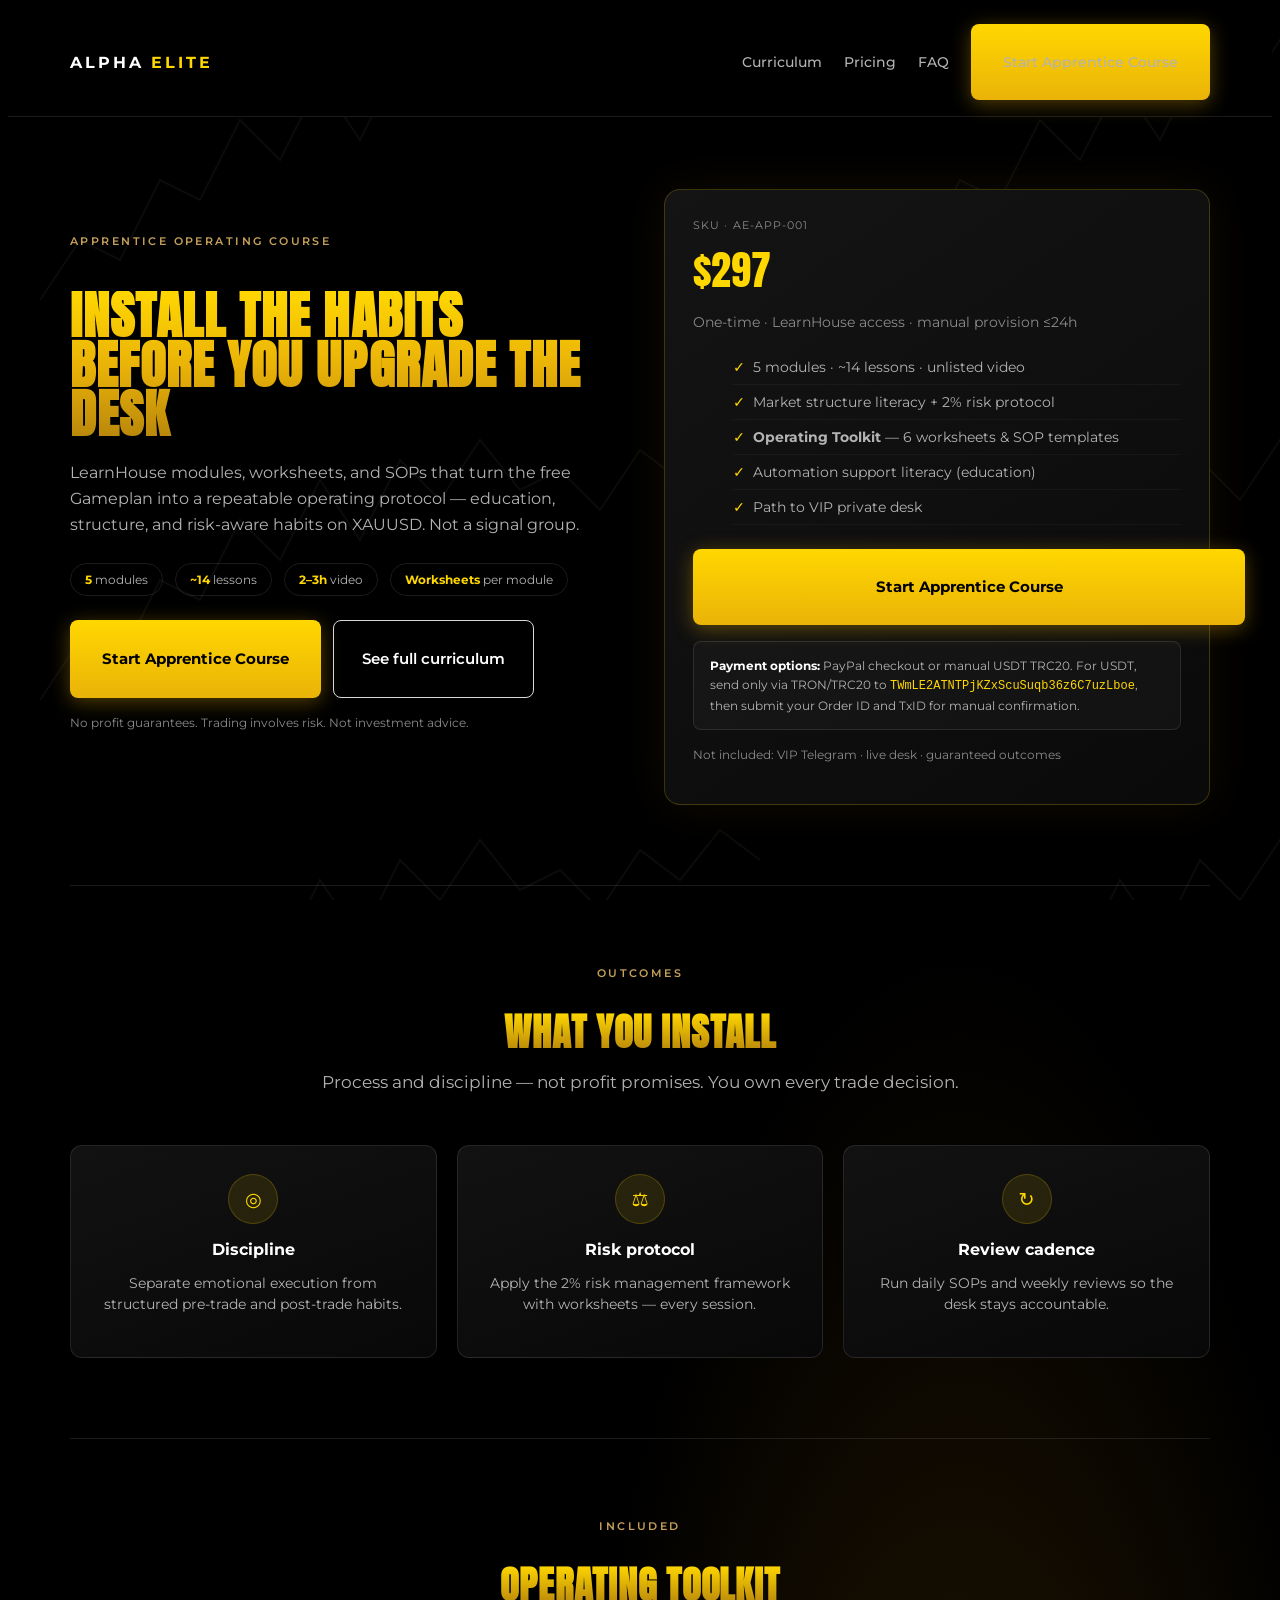
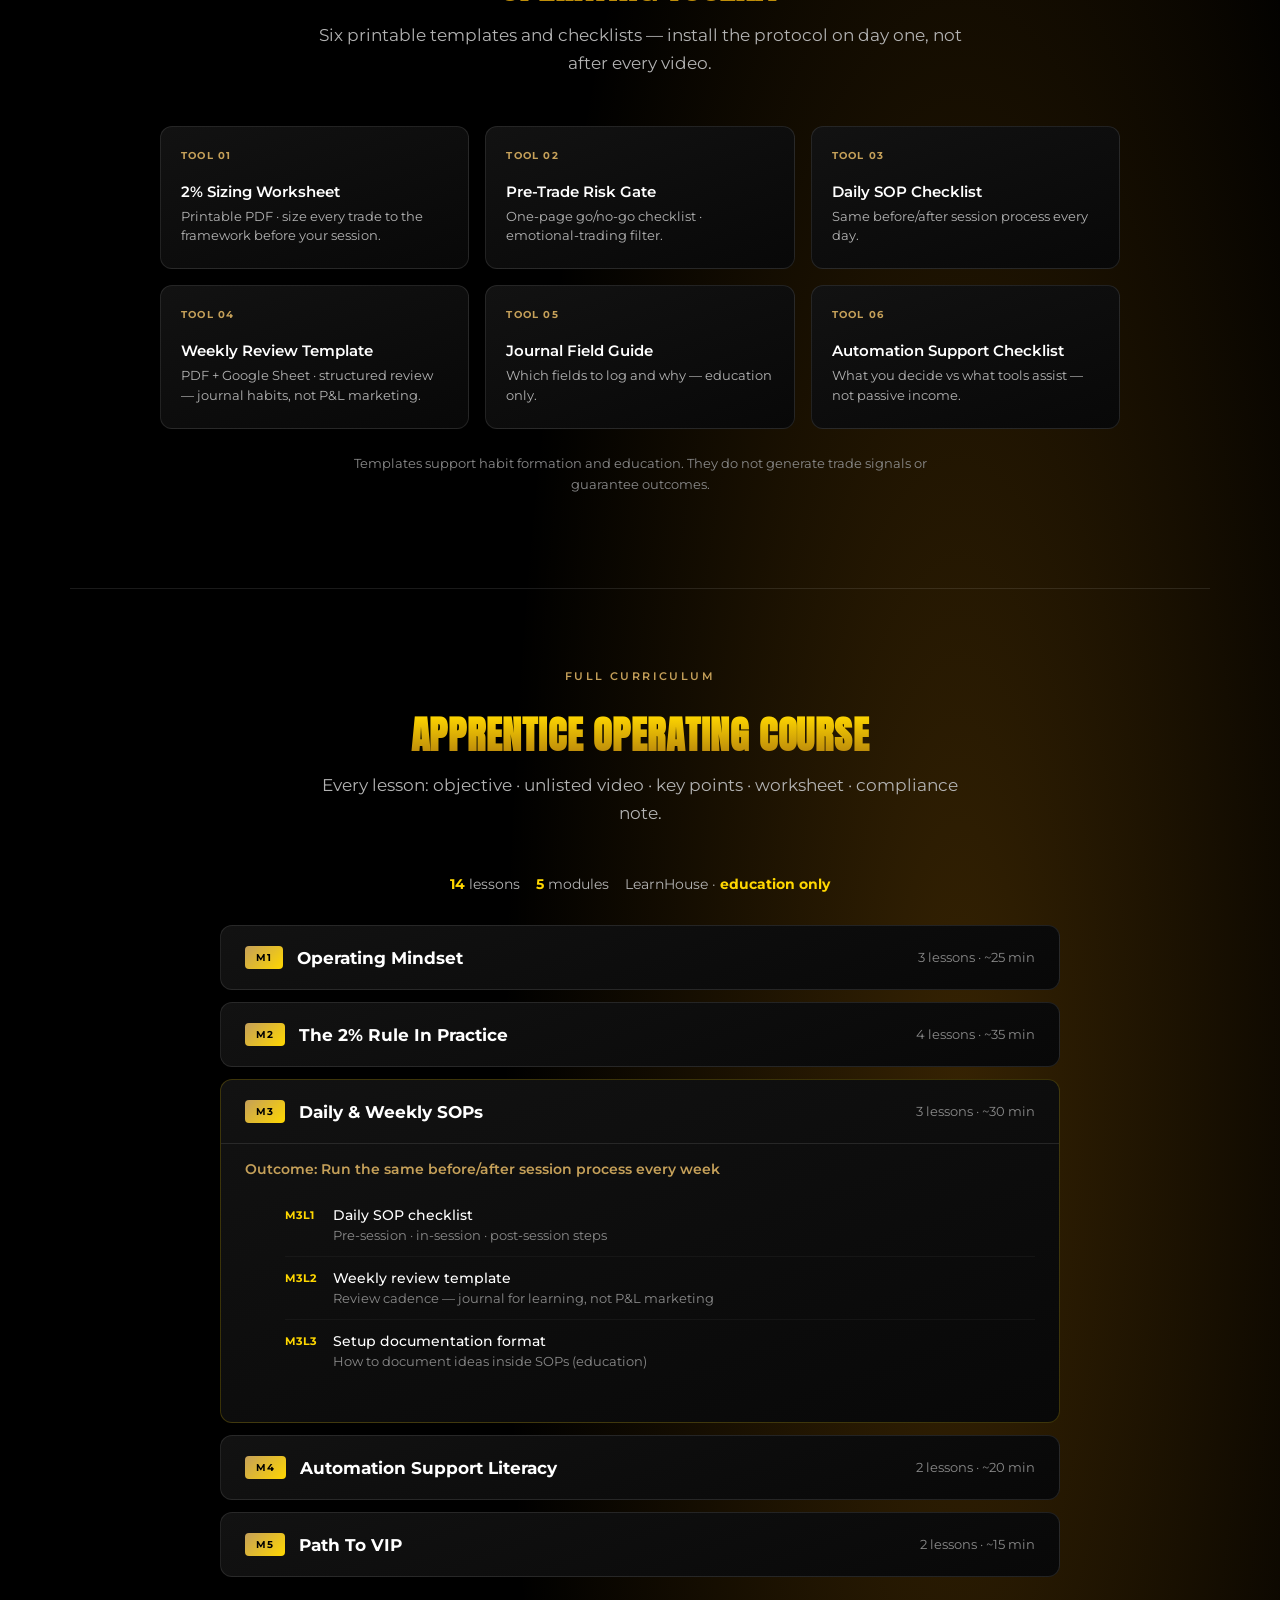
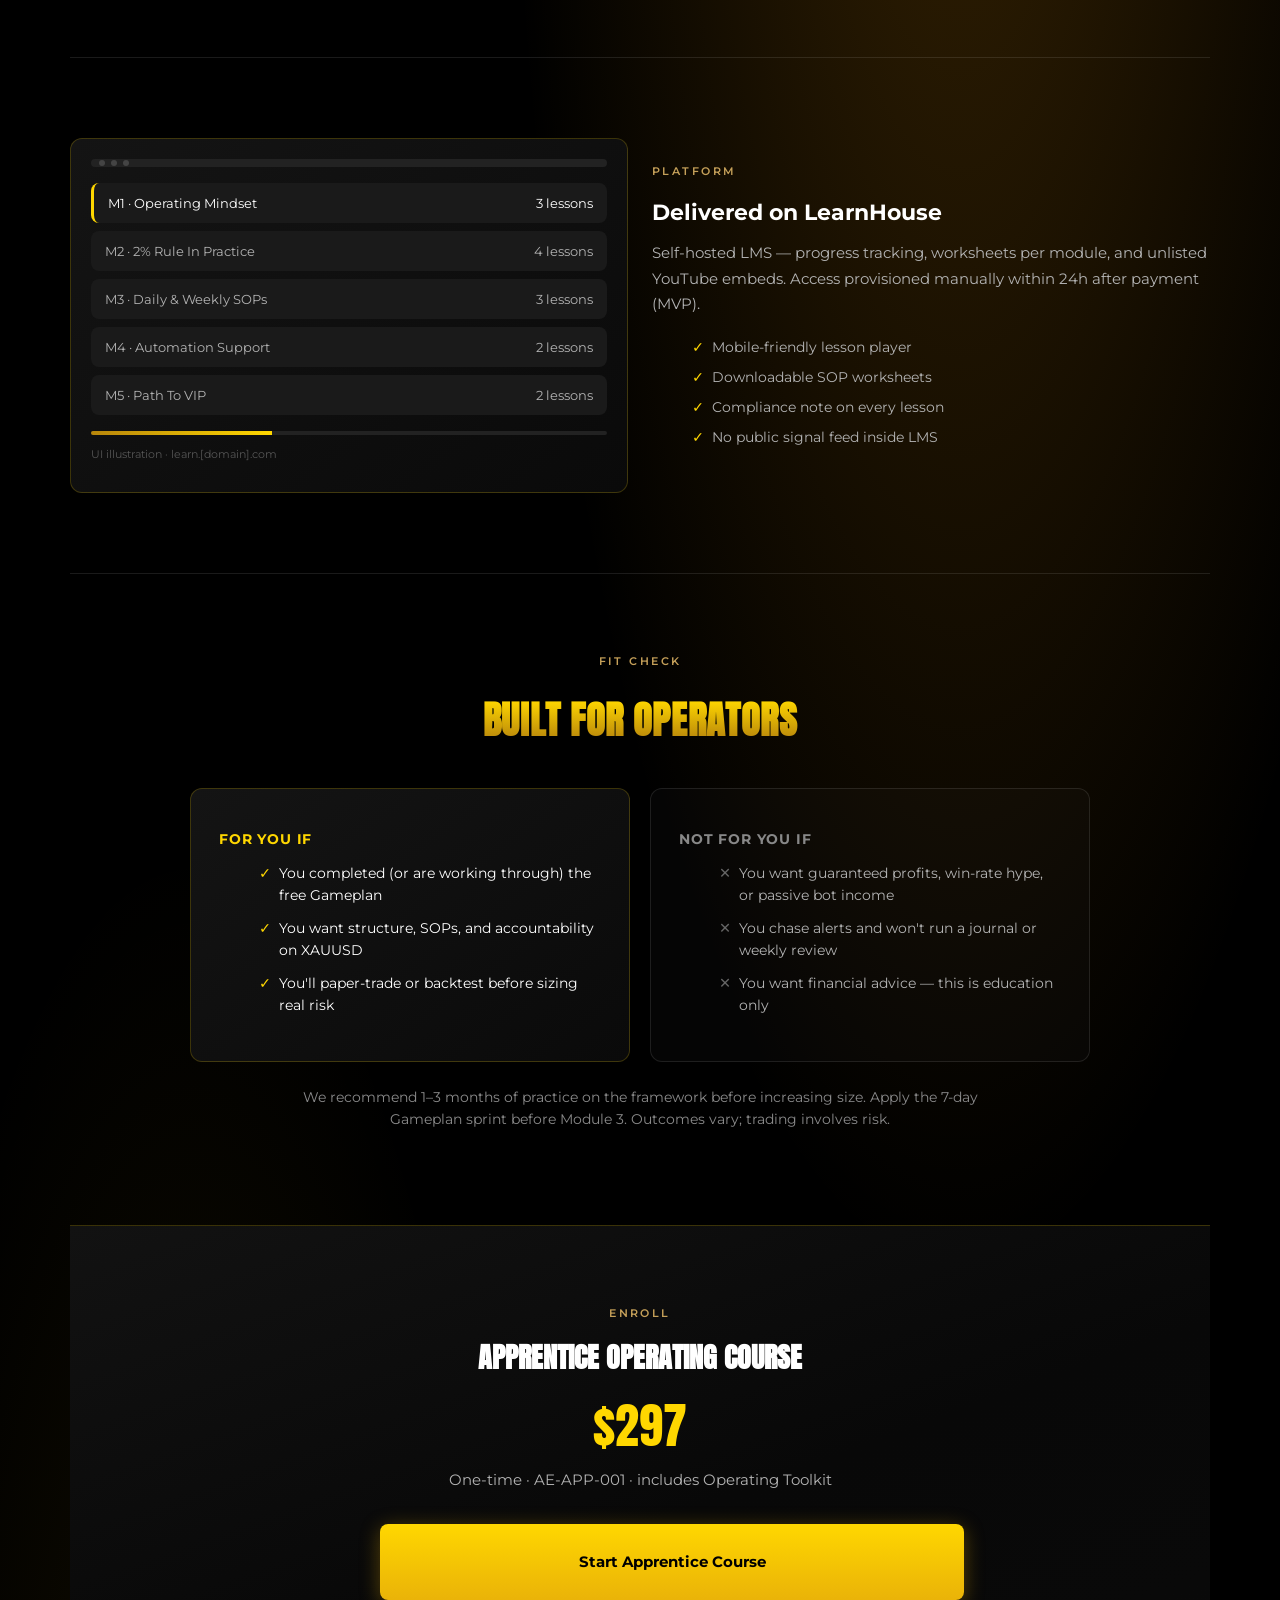
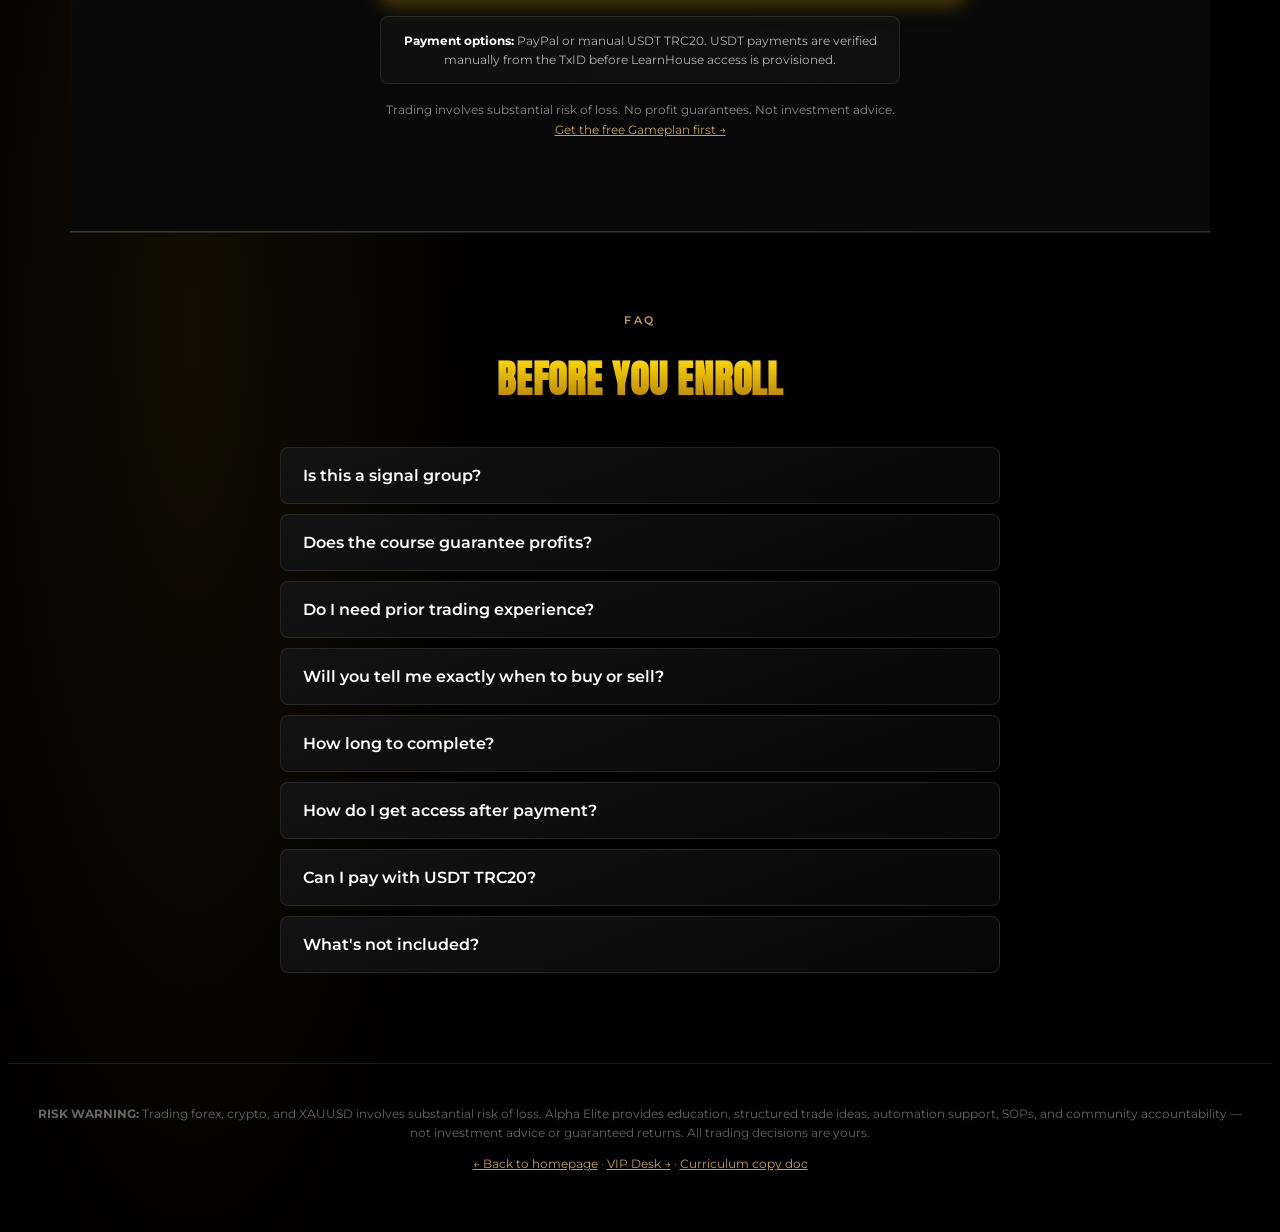
<file: web/wordpress/html/apprentice-preview.html>
<!DOCTYPE html>
<html lang="en">
<head>
  <meta charset="UTF-8" />
  <meta name="viewport" content="width=device-width, initial-scale=1.0" />
  <title>Apprentice Operating Course — Alpha Elite</title>
  <link rel="stylesheet" href="alpha-elite-tokens.css" />
  <style>
    .header-inner {
      max-width: var(--ae-max); margin: 0 auto; padding: 16px 24px;
      display: flex; align-items: center; justify-content: space-between; gap: 16px;
    }
    .nav { display: flex; gap: 22px; align-items: center; flex-wrap: wrap; }
    .nav a { color: var(--ae-muted); font-size: 0.875rem; text-decoration: none; font-weight: 500; }
    .nav a:hover { color: var(--ae-gold); }

    .ae-section { padding: 80px 0; border-top: 1px solid var(--ae-border); }
    .ae-section-head {
      text-align: center; max-width: 680px; margin: 0 auto 48px;
    }
    .ae-section-head h2 {
      font-family: var(--ae-font-display);
      text-transform: uppercase;
      font-size: clamp(1.75rem, 3vw, 2.5rem);
      letter-spacing: 0.02em; line-height: 1.05; margin-bottom: 14px;
      background: linear-gradient(180deg, #ffd700, #b8860b);
      -webkit-background-clip: text; -webkit-text-fill-color: transparent; background-clip: text;
    }
    .ae-section-head p { color: var(--ae-muted); font-size: 1.05rem; line-height: 1.65; }

    /* Hero */
    .apprentice-hero {
      padding: 72px 0 80px;
      border-top: none;
    }
    .hero-split {
      display: grid; grid-template-columns: 1fr 1fr; gap: 48px; align-items: center;
    }
    .hero-split h1 {
      font-family: var(--ae-font-display);
      font-size: clamp(2rem, 4.5vw, 3.25rem);
      text-transform: uppercase;
      line-height: 0.95; letter-spacing: 0.02em; margin-bottom: 20px;
      background: linear-gradient(180deg, #ffd700, #eab308 50%, #b8860b);
      -webkit-background-clip: text; -webkit-text-fill-color: transparent; background-clip: text;
    }
    .hero-stats {
      display: flex; flex-wrap: wrap; gap: 12px; margin: 24px 0;
    }
    .hero-stat {
      padding: 8px 14px; border: 1px solid var(--ae-border); border-radius: 999px;
      font-size: 12px; color: var(--ae-muted);
    }
    .hero-stat strong { color: var(--ae-gold); }
    .hero-cta { display: flex; flex-wrap: wrap; gap: 12px; margin-bottom: 16px; }
    .pricing-card-hero {
      background: linear-gradient(145deg, #141414, #0a0a0a);
      border: 1px solid var(--ae-border-gold);
      border-radius: 16px; padding: 28px;
      box-shadow: 0 0 48px rgba(245, 158, 11, 0.08);
    }
    .pricing-card-hero .sku {
      font-size: 11px; color: var(--ae-disclaimer); letter-spacing: 0.1em; margin-bottom: 8px;
    }
    .pricing-card-hero .price {
      font-family: var(--ae-font-display); font-size: 2.5rem; color: var(--ae-gold); margin-bottom: 4px;
    }
    .pricing-card-hero .price-note { font-size: 0.85rem; color: var(--ae-disclaimer); margin-bottom: 20px; }
    .pricing-includes { list-style: none; margin-bottom: 24px; }
    .pricing-includes li {
      font-size: 0.9rem; color: var(--ae-muted); padding: 8px 0 8px 20px; position: relative;
      border-bottom: 1px solid rgba(255,255,255,0.04);
    }
    .pricing-includes li::before { content: '✓'; position: absolute; left: 0; color: var(--ae-gold); font-weight: 700; }
    .not-included {
      font-size: 12px; color: var(--ae-disclaimer); margin-top: 16px; line-height: 1.5;
    }
    .payment-note {
      margin-top: 16px;
      padding: 14px 16px;
      border: 1px solid var(--ae-border);
      border-radius: 8px;
      background: rgba(255,255,255,0.03);
      font-size: 12px;
      color: var(--ae-muted);
      line-height: 1.6;
    }
    .payment-note strong { color: var(--ae-text); }
    .payment-note code {
      color: var(--ae-gold);
      word-break: break-all;
      white-space: normal;
    }

    /* Outcomes */
    .outcomes-grid {
      display: grid; grid-template-columns: repeat(3, 1fr); gap: 20px;
    }
    .outcome-card {
      text-align: center; padding: 28px 20px;
      background: linear-gradient(160deg, #121212, #080808);
      border: 1px solid var(--ae-border); border-radius: 12px;
    }
    .outcome-card:hover { border-color: var(--ae-border-gold); }
    .outcome-icon {
      width: 48px; height: 48px; border-radius: 50%; margin: 0 auto 14px;
      background: rgba(255,215,0,0.1); border: 1px solid var(--ae-border-gold);
      display: flex; align-items: center; justify-content: center;
      font-size: 1.2rem; color: var(--ae-gold);
    }
    .outcome-card h3 { font-size: 1rem; font-weight: 700; margin-bottom: 8px; }
    .outcome-card p { font-size: 0.88rem; color: var(--ae-muted); line-height: 1.5; }

    /* Curriculum */
    .curriculum-meta {
      display: flex; justify-content: center; flex-wrap: wrap; gap: 16px;
      margin-bottom: 32px; font-size: 0.9rem; color: var(--ae-muted);
    }
    .curriculum-meta span strong { color: var(--ae-gold); }
    .curriculum-list { max-width: 840px; margin: 0 auto; display: flex; flex-direction: column; gap: 12px; }
    .module-card {
      background: linear-gradient(160deg, #121212, #080808);
      border: 1px solid var(--ae-border); border-radius: 12px; overflow: hidden;
    }
    .module-card[open] { border-color: var(--ae-border-gold); }
    .module-card summary {
      padding: 20px 24px; cursor: pointer; list-style: none;
      display: flex; align-items: center; gap: 14px; flex-wrap: wrap;
    }
    .module-card summary::-webkit-details-marker { display: none; }
    .module-badge {
      font-size: 10px; font-weight: 700; letter-spacing: 0.1em; text-transform: uppercase;
      color: #000; background: linear-gradient(135deg, #c5a059, #ffd700);
      padding: 5px 11px; border-radius: 4px; flex-shrink: 0;
    }
    .module-title { font-weight: 700; font-size: 1.05rem; color: var(--ae-text); flex: 1; min-width: 180px; }
    .module-meta { font-size: 0.8rem; color: var(--ae-disclaimer); }
    .module-body { padding: 0 24px 24px; border-top: 1px solid var(--ae-border); }
    .module-outcome {
      font-size: 0.9rem; color: var(--ae-gold-muted); font-weight: 600;
      margin: 16px 0 14px;
    }
    .lesson-list { list-style: none; display: flex; flex-direction: column; gap: 0; }
    .lesson-list li {
      display: flex; align-items: flex-start; gap: 12px;
      padding: 12px 0; border-bottom: 1px solid rgba(255,255,255,0.04);
      font-size: 0.9rem; color: var(--ae-muted);
    }
    .lesson-list li:last-child { border-bottom: none; }
    .lesson-num {
      font-size: 11px; font-weight: 700; color: var(--ae-gold); min-width: 36px; padding-top: 2px;
    }
    .lesson-title { color: var(--ae-text); font-weight: 500; display: block; margin-bottom: 2px; }
    .lesson-desc { font-size: 0.82rem; color: var(--ae-disclaimer); }

    /* LearnHouse preview */
    .platform-grid {
      display: grid; grid-template-columns: 1fr 1fr; gap: 24px; align-items: center;
    }
    .platform-mock {
      background: linear-gradient(145deg, #141414, #0a0a0a);
      border: 1px solid var(--ae-border-gold); border-radius: 12px; padding: 20px;
    }
    .mock-bar {
      height: 8px; background: #222; border-radius: 4px; margin-bottom: 16px;
      display: flex; gap: 6px; padding: 0 8px; align-items: center;
    }
    .mock-dot { width: 6px; height: 6px; border-radius: 50%; background: #444; }
    .mock-module {
      background: #1a1a1a; border-radius: 8px; padding: 12px 14px; margin-bottom: 8px;
      font-size: 13px; color: var(--ae-muted); display: flex; justify-content: space-between;
    }
    .mock-module.active { border-left: 3px solid var(--ae-gold); color: var(--ae-text); }
    .mock-progress {
      height: 4px; background: #222; border-radius: 2px; margin-top: 16px; overflow: hidden;
    }
    .mock-progress span {
      display: block; height: 100%; width: 35%; background: linear-gradient(90deg, #b8860b, #ffd700);
    }
    .platform-copy h3 { font-size: 1.35rem; margin-bottom: 12px; }
    .platform-copy p { color: var(--ae-muted); line-height: 1.65; margin-bottom: 12px; font-size: 0.95rem; }
    .platform-copy ul { list-style: none; margin-top: 16px; }
    .platform-copy li {
      font-size: 0.9rem; color: var(--ae-muted); padding: 6px 0 6px 20px; position: relative;
    }
    .platform-copy li::before { content: '✓'; position: absolute; left: 0; color: var(--ae-gold); }

    /* Who */
    .who-grid { display: grid; grid-template-columns: 1fr 1fr; gap: 20px; max-width: 900px; margin: 0 auto; }
    .who-card { border-radius: 12px; padding: 28px; }
    .who-card--for {
      background: linear-gradient(145deg, #141414, #0a0a0a);
      border: 1px solid var(--ae-border-gold);
    }
    .who-card--not { background: rgba(255,255,255,0.02); border: 1px solid var(--ae-border); }
    .who-card h3 {
      font-size: 0.85rem; font-weight: 700; text-transform: uppercase;
      letter-spacing: 0.06em; margin-bottom: 16px;
    }
    .who-card--for h3 { color: var(--ae-gold); }
    .who-card--not h3 { color: #888; }
    .who-list { list-style: none; display: flex; flex-direction: column; gap: 12px; }
    .who-list li {
      font-size: 0.9rem; line-height: 1.5; padding-left: 20px; position: relative; color: var(--ae-muted);
    }
    .who-card--for .who-list li { color: var(--ae-text); }
    .who-card--for .who-list li::before { content: '✓'; position: absolute; left: 0; color: var(--ae-gold); }
    .who-card--not .who-list li::before { content: '✕'; position: absolute; left: 0; color: #666; }
    .who-prereq {
      text-align: center; font-size: 0.88rem; color: var(--ae-disclaimer);
      margin-top: 24px; max-width: 680px; margin-left: auto; margin-right: auto; line-height: 1.6;
    }

    /* Pricing band */
    .pricing-band {
      background: linear-gradient(160deg, #121212 0%, #080808 50%, #0a0a0a 100%);
      border-top: 1px solid var(--ae-border-gold);
      border-bottom: 1px solid var(--ae-border-gold);
    }
    .pricing-band-inner {
      max-width: 520px; margin: 0 auto; text-align: center;
    }
    .pricing-band .price { font-family: var(--ae-font-display); font-size: 3rem; color: var(--ae-gold); }
    .pricing-band .ae-btn-gold { width: 100%; margin-top: 20px; }
    .pricing-legal { font-size: 12px; color: var(--ae-disclaimer); margin-top: 16px; line-height: 1.6; }

    /* Bonus stack */
    .bonus-grid {
      display: grid;
      grid-template-columns: repeat(3, 1fr);
      gap: 16px;
      max-width: 960px;
      margin: 0 auto;
    }
    .bonus-card {
      background: linear-gradient(160deg, #121212, #080808);
      border: 1px solid var(--ae-border);
      border-radius: 12px;
      padding: 22px 20px;
    }
    .bonus-card:hover { border-color: var(--ae-border-gold); }
    .bonus-num {
      font-size: 10px;
      font-weight: 700;
      letter-spacing: 0.12em;
      color: var(--ae-gold-muted);
      margin-bottom: 8px;
    }
    .bonus-card h4 {
      font-size: 0.95rem;
      font-weight: 600;
      color: var(--ae-text);
      margin-bottom: 6px;
    }
    .bonus-card p {
      font-size: 0.82rem;
      color: var(--ae-muted);
      line-height: 1.5;
      margin: 0;
    }
    .bonus-note {
      text-align: center;
      font-size: 0.82rem;
      color: var(--ae-disclaimer);
      margin-top: 24px;
      max-width: 640px;
      margin-left: auto;
      margin-right: auto;
      line-height: 1.6;
    }

    /* FAQ */
    .faq-list { max-width: 720px; margin: 0 auto; }
    .faq-list details {
      background: linear-gradient(160deg, #121212, #080808);
      border: 1px solid var(--ae-border); border-radius: 8px;
      padding: 18px 22px; margin-bottom: 10px;
    }
    .faq-list details[open] { border-color: var(--ae-border-gold); }
    .faq-list summary {
      font-weight: 600; cursor: pointer; color: var(--ae-text); list-style: none;
    }
    .faq-list summary::-webkit-details-marker { display: none; }
    .faq-list details p {
      margin-top: 14px; font-size: 0.9rem; color: var(--ae-muted); line-height: 1.6;
    }
    .faq-list details p strong { color: var(--ae-text); }

    .footer {
      border-top: 1px solid var(--ae-border); padding: 40px 24px; text-align: center;
      font-size: 12px; color: #666; line-height: 1.6;
    }
    .footer a { color: var(--ae-gold-muted); }

    /* Sticky mobile bar */
    .sticky-enroll {
      display: none; position: fixed; bottom: 0; left: 0; right: 0; z-index: 200;
      background: rgba(0,0,0,0.95); backdrop-filter: blur(12px);
      border-top: 1px solid var(--ae-border-gold);
      padding: 12px 20px; align-items: center; justify-content: space-between; gap: 16px;
    }
    .sticky-enroll .sticky-price {
      font-family: var(--ae-font-display); font-size: 1.25rem; color: var(--ae-gold);
    }
    .sticky-enroll .sticky-label { font-size: 11px; color: var(--ae-disclaimer); }
    .sticky-enroll .ae-btn-gold { padding: 12px 24px; min-height: 44px; font-size: 0.85rem; white-space: nowrap; }

    @media (max-width: 767px) {
      .nav .nav-text { display: none; }
      .hero-split { grid-template-columns: 1fr; }
      .hero-split .pricing-card-hero { order: 2; }
      .outcomes-grid { grid-template-columns: 1fr; }
      .platform-grid { grid-template-columns: 1fr; }
      .who-grid { grid-template-columns: 1fr; }
      .bonus-grid { grid-template-columns: 1fr; }
      .sticky-enroll { display: flex; }
      body { padding-bottom: 72px; }
      .ae-section { padding: 56px 0; }
      .hero-cta .ae-btn-gold, .hero-cta .ae-btn-outline { width: 100%; }
    }
  </style>
</head>
<body class="ae-theme-gold">

  <header class="ae-header-gold">
    <div class="header-inner">
      <a href="homepage-dark-gold.html" class="ae-logo-gold">Alpha <span>Elite</span></a>
      <nav class="nav">
        <a href="#curriculum" class="nav-text">Curriculum</a>
        <a href="#pricing" class="nav-text">Pricing</a>
        <a href="#faq" class="nav-text">FAQ</a>
        <a href="#enroll" class="ae-btn-gold">Start Apprentice Course</a>
      </nav>
    </div>
  </header>

  <main class="ae-container">

    <!-- Hero -->
    <section class="ae-section apprentice-hero" id="apprentice-hero">
      <div class="hero-split">
        <div>
          <span class="ae-eyebrow-gold">Apprentice operating course</span>
          <h1>Install The Habits Before You Upgrade The Desk</h1>
          <p class="ae-body-text">
            LearnHouse modules, worksheets, and SOPs that turn the free Gameplan into a repeatable
            operating protocol — education, structure, and risk-aware habits on XAUUSD. Not a signal group.
          </p>
          <div class="hero-stats">
            <span class="hero-stat"><strong>5</strong> modules</span>
            <span class="hero-stat"><strong>~14</strong> lessons</span>
            <span class="hero-stat"><strong>2–3h</strong> video</span>
            <span class="hero-stat"><strong>Worksheets</strong> per module</span>
          </div>
          <div class="hero-cta">
            <a href="#enroll" class="ae-btn-gold">Start Apprentice Course</a>
            <a href="#curriculum" class="ae-btn-outline">See full curriculum</a>
          </div>
          <p class="ae-disclaimer-micro">
            No profit guarantees. Trading involves risk. Not investment advice.
          </p>
        </div>
        <div class="pricing-card-hero" id="enroll">
          <div class="sku">SKU · AE-APP-001</div>
          <div class="price">$297</div>
          <p class="price-note">One-time · LearnHouse access · manual provision ≤24h</p>
          <ul class="pricing-includes">
            <li>5 modules · ~14 lessons · unlisted video</li>
            <li>Market structure literacy + 2% risk protocol</li>
            <li><strong>Operating Toolkit</strong> — 6 worksheets &amp; SOP templates</li>
            <li>Automation support literacy (education)</li>
            <li>Path to VIP private desk</li>
          </ul>
          <a href="/checkout/?add-to-cart=AE-APP-001" class="ae-btn-gold" style="width:100%">Start Apprentice Course</a>
          <div class="payment-note">
            <strong>Payment options:</strong> PayPal checkout or manual USDT TRC20.
            For USDT, send only via TRON/TRC20 to
            <code>TWmLE2ATNTPjKZxScuSuqb36z6C7uzLboe</code>, then submit your Order ID and TxID for manual confirmation.
          </div>
          <p class="not-included">
            Not included: VIP Telegram · live desk · guaranteed outcomes
          </p>
        </div>
      </div>
    </section>

    <!-- Outcomes -->
    <section class="ae-section" id="outcomes">
      <div class="ae-section-head">
        <span class="ae-eyebrow-gold">Outcomes</span>
        <h2>What You Install</h2>
        <p>Process and discipline — not profit promises. You own every trade decision.</p>
      </div>
      <div class="outcomes-grid">
        <div class="outcome-card">
          <div class="outcome-icon">◎</div>
          <h3>Discipline</h3>
          <p>Separate emotional execution from structured pre-trade and post-trade habits.</p>
        </div>
        <div class="outcome-card">
          <div class="outcome-icon">⚖</div>
          <h3>Risk protocol</h3>
          <p>Apply the 2% risk management framework with worksheets — every session.</p>
        </div>
        <div class="outcome-card">
          <div class="outcome-icon">↻</div>
          <h3>Review cadence</h3>
          <p>Run daily SOPs and weekly reviews so the desk stays accountable.</p>
        </div>
      </div>
    </section>

    <!-- Operating Toolkit (bonus stack) -->
    <section class="ae-section" id="bonus-stack">
      <div class="ae-section-head">
        <span class="ae-eyebrow-gold">Included</span>
        <h2>Operating Toolkit</h2>
        <p>Six printable templates and checklists — install the protocol on day one, not after every video.</p>
      </div>
      <div class="bonus-grid">
        <div class="bonus-card">
          <div class="bonus-num">TOOL 01</div>
          <h4>2% Sizing Worksheet</h4>
          <p>Printable PDF · size every trade to the framework before your session.</p>
        </div>
        <div class="bonus-card">
          <div class="bonus-num">TOOL 02</div>
          <h4>Pre-Trade Risk Gate</h4>
          <p>One-page go/no-go checklist · emotional-trading filter.</p>
        </div>
        <div class="bonus-card">
          <div class="bonus-num">TOOL 03</div>
          <h4>Daily SOP Checklist</h4>
          <p>Same before/after session process every day.</p>
        </div>
        <div class="bonus-card">
          <div class="bonus-num">TOOL 04</div>
          <h4>Weekly Review Template</h4>
          <p>PDF + Google Sheet · structured review — journal habits, not P&amp;L marketing.</p>
        </div>
        <div class="bonus-card">
          <div class="bonus-num">TOOL 05</div>
          <h4>Journal Field Guide</h4>
          <p>Which fields to log and why — education only.</p>
        </div>
        <div class="bonus-card">
          <div class="bonus-num">TOOL 06</div>
          <h4>Automation Support Checklist</h4>
          <p>What you decide vs what tools assist — not passive income.</p>
        </div>
      </div>
      <p class="bonus-note">
        Templates support habit formation and education. They do not generate trade signals or guarantee outcomes.
      </p>
    </section>

    <!-- Full curriculum -->
    <section class="ae-section" id="curriculum">
      <div class="ae-section-head">
        <span class="ae-eyebrow-gold">Full curriculum</span>
        <h2>Apprentice Operating Course</h2>
        <p>Every lesson: objective · unlisted video · key points · worksheet · compliance note.</p>
      </div>
      <div class="curriculum-meta">
        <span><strong>14</strong> lessons</span>
        <span><strong>5</strong> modules</span>
        <span>LearnHouse · <strong>education only</strong></span>
      </div>
      <div class="curriculum-list">

        <details class="module-card">
          <summary>
            <span class="module-badge">M1</span>
            <span class="module-title">Operating Mindset</span>
            <span class="module-meta">3 lessons · ~25 min</span>
          </summary>
          <div class="module-body">
            <p class="module-outcome">Outcome: Separate emotional execution from structured habits</p>
            <ul class="lesson-list">
              <li>
                <span class="lesson-num">M1L1</span>
                <div>
                  <span class="lesson-title">Emotional vs structured execution</span>
                  <span class="lesson-desc">Define the gap between alert-chasing and operating from SOPs</span>
                </div>
              </li>
              <li>
                <span class="lesson-num">M1L2</span>
                <div>
                  <span class="lesson-title">Why systems beat alert chasing</span>
                  <span class="lesson-desc">Education framing — not a signal group</span>
                </div>
              </li>
              <li>
                <span class="lesson-num">M1L3</span>
                <div>
                  <span class="lesson-title">Desk readiness checklist</span>
                  <span class="lesson-desc">Worksheet: minimum standards before any session</span>
                </div>
              </li>
            </ul>
          </div>
        </details>

        <details class="module-card">
          <summary>
            <span class="module-badge">M2</span>
            <span class="module-title">The 2% Rule In Practice</span>
            <span class="module-meta">4 lessons · ~35 min</span>
          </summary>
          <div class="module-body">
            <p class="module-outcome">Outcome: Size positions using the risk framework — every trade</p>
            <ul class="lesson-list">
              <li>
                <span class="lesson-num">M2L1</span>
                <div>
                  <span class="lesson-title">2% risk management framework</span>
                  <span class="lesson-desc">Definitions and educational application — not a profit formula</span>
                </div>
              </li>
              <li>
                <span class="lesson-num">M2L2</span>
                <div>
                  <span class="lesson-title">Sizing worksheet walkthrough</span>
                  <span class="lesson-desc">Downloadable worksheet · practice scenarios</span>
                </div>
              </li>
              <li>
                <span class="lesson-num">M2L3</span>
                <div>
                  <span class="lesson-title">Pre-trade risk gate</span>
                  <span class="lesson-desc">Checklist before any order is placed</span>
                </div>
              </li>
              <li>
                <span class="lesson-num">M2L4</span>
                <div>
                  <span class="lesson-title">When not to trade</span>
                  <span class="lesson-desc">Protocol for sitting out — structure over frequency</span>
                </div>
              </li>
            </ul>
          </div>
        </details>

        <details class="module-card" open>
          <summary>
            <span class="module-badge">M3</span>
            <span class="module-title">Daily &amp; Weekly SOPs</span>
            <span class="module-meta">3 lessons · ~30 min</span>
          </summary>
          <div class="module-body">
            <p class="module-outcome">Outcome: Run the same before/after session process every week</p>
            <ul class="lesson-list">
              <li>
                <span class="lesson-num">M3L1</span>
                <div>
                  <span class="lesson-title">Daily SOP checklist</span>
                  <span class="lesson-desc">Pre-session · in-session · post-session steps</span>
                </div>
              </li>
              <li>
                <span class="lesson-num">M3L2</span>
                <div>
                  <span class="lesson-title">Weekly review template</span>
                  <span class="lesson-desc">Review cadence — journal for learning, not P&amp;L marketing</span>
                </div>
              </li>
              <li>
                <span class="lesson-num">M3L3</span>
                <div>
                  <span class="lesson-title">Setup documentation format</span>
                  <span class="lesson-desc">How to document ideas inside SOPs (education)</span>
                </div>
              </li>
            </ul>
          </div>
        </details>

        <details class="module-card">
          <summary>
            <span class="module-badge">M4</span>
            <span class="module-title">Automation Support Literacy</span>
            <span class="module-meta">2 lessons · ~20 min</span>
          </summary>
          <div class="module-body">
            <p class="module-outcome">Outcome: Understand automation as support — not passive income</p>
            <ul class="lesson-list">
              <li>
                <span class="lesson-num">M4L1</span>
                <div>
                  <span class="lesson-title">Automation overview (education)</span>
                  <span class="lesson-desc">What tools can and cannot decide for you</span>
                </div>
              </li>
              <li>
                <span class="lesson-num">M4L2</span>
                <div>
                  <span class="lesson-title">Tool checklist — manual decisions</span>
                  <span class="lesson-desc">No bot income promises · you own execution</span>
                </div>
              </li>
            </ul>
          </div>
        </details>

        <details class="module-card">
          <summary>
            <span class="module-badge">M5</span>
            <span class="module-title">Path To VIP</span>
            <span class="module-meta">2 lessons · ~15 min</span>
          </summary>
          <div class="module-body">
            <p class="module-outcome">Outcome: Know when operating habits are ready for the private desk</p>
            <ul class="lesson-list">
              <li>
                <span class="lesson-num">M5L1</span>
                <div>
                  <span class="lesson-title">VIP desk overview &amp; accountability rules</span>
                  <span class="lesson-desc">Rules-first channel — not an alert service</span>
                </div>
              </li>
              <li>
                <span class="lesson-num">M5L2</span>
                <div>
                  <span class="lesson-title">Upgrade checklist</span>
                  <span class="lesson-desc">Structure first · when to step up to VIP</span>
                </div>
              </li>
            </ul>
          </div>
        </details>

      </div>
    </section>

    <!-- LearnHouse preview -->
    <section class="ae-section" id="platform">
      <div class="platform-grid">
        <div class="platform-mock" role="img" aria-label="LearnHouse course preview">
          <div class="mock-bar">
            <span class="mock-dot"></span><span class="mock-dot"></span><span class="mock-dot"></span>
          </div>
          <div class="mock-module active">M1 · Operating Mindset <span>3 lessons</span></div>
          <div class="mock-module">M2 · 2% Rule In Practice <span>4 lessons</span></div>
          <div class="mock-module">M3 · Daily &amp; Weekly SOPs <span>3 lessons</span></div>
          <div class="mock-module">M4 · Automation Support <span>2 lessons</span></div>
          <div class="mock-module">M5 · Path To VIP <span>2 lessons</span></div>
          <div class="mock-progress"><span></span></div>
          <p style="font-size:11px;color:#555;margin-top:12px">UI illustration · learn.[domain].com</p>
        </div>
        <div class="platform-copy">
          <span class="ae-eyebrow-gold">Platform</span>
          <h3>Delivered on LearnHouse</h3>
          <p>
            Self-hosted LMS — progress tracking, worksheets per module, and unlisted YouTube embeds.
            Access provisioned manually within 24h after payment (MVP).
          </p>
          <ul>
            <li>Mobile-friendly lesson player</li>
            <li>Downloadable SOP worksheets</li>
            <li>Compliance note on every lesson</li>
            <li>No public signal feed inside LMS</li>
          </ul>
        </div>
      </div>
    </section>

    <!-- Who it's for -->
    <section class="ae-section" id="who-its-for">
      <div class="ae-section-head">
        <span class="ae-eyebrow-gold">Fit check</span>
        <h2>Built For Operators</h2>
      </div>
      <div class="who-grid">
        <div class="who-card who-card--for">
          <h3>For you if</h3>
          <ul class="who-list">
            <li>You completed (or are working through) the free Gameplan</li>
            <li>You want structure, SOPs, and accountability on XAUUSD</li>
            <li>You'll paper-trade or backtest before sizing real risk</li>
          </ul>
        </div>
        <div class="who-card who-card--not">
          <h3>Not for you if</h3>
          <ul class="who-list">
            <li>You want guaranteed profits, win-rate hype, or passive bot income</li>
            <li>You chase alerts and won't run a journal or weekly review</li>
            <li>You want financial advice — this is education only</li>
          </ul>
        </div>
      </div>
      <p class="who-prereq">
        We recommend 1–3 months of practice on the framework before increasing size.
        Apply the 7-day Gameplan sprint before Module 3. Outcomes vary; trading involves risk.
      </p>
    </section>

    <!-- Pricing band -->
    <section class="ae-section pricing-band" id="pricing">
      <div class="pricing-band-inner">
        <span class="ae-eyebrow-gold">Enroll</span>
        <h2 style="font-family:var(--ae-font-display);text-transform:uppercase;font-size:1.75rem;margin:12px 0;color:var(--ae-text)">
          Apprentice Operating Course
        </h2>
        <div class="price">$297</div>
        <p style="color:var(--ae-muted);font-size:0.95rem;margin-top:8px">One-time · AE-APP-001 · includes Operating Toolkit</p>
        <a href="/checkout/?add-to-cart=AE-APP-001" class="ae-btn-gold">Start Apprentice Course</a>
        <div class="payment-note">
          <strong>Payment options:</strong> PayPal or manual USDT TRC20. USDT payments are verified manually from the TxID before LearnHouse access is provisioned.
        </div>
        <p class="pricing-legal">
          Trading involves substantial risk of loss. No profit guarantees. Not investment advice.<br>
          <a href="homepage-dark-gold.html#get-gameplan" style="color:var(--ae-gold-muted)">Get the free Gameplan first →</a>
        </p>
      </div>
    </section>

    <!-- FAQ -->
    <section class="ae-section" id="faq">
      <div class="ae-section-head">
        <span class="ae-eyebrow-gold">FAQ</span>
        <h2>Before You Enroll</h2>
      </div>
      <div class="faq-list">
        <details>
          <summary>Is this a signal group?</summary>
          <p><strong>No.</strong> Apprentice installs operating protocols and SOPs — not entry alerts. Structured ideas are taught as education inside a framework.</p>
        </details>
        <details>
          <summary>Does the course guarantee profits?</summary>
          <p><strong>No.</strong> All modules are educational. Trading involves substantial risk of loss. Past examples do not guarantee future outcomes.</p>
        </details>
        <details>
          <summary>Do I need prior trading experience?</summary>
          <p>Basic chart and market structure familiarity helps. Start with the free Gameplan if you're newer — Apprentice builds on that foundation.</p>
        </details>
        <details>
          <summary>Will you tell me exactly when to buy or sell?</summary>
          <p><strong>No.</strong> You learn how to document and review setups inside SOPs. You own every execution decision.</p>
        </details>
        <details>
          <summary>How long to complete?</summary>
          <p>~2–3 hours of video plus worksheet practice. Most operators spread modules over 2–4 weeks alongside live practice.</p>
        </details>
        <details>
          <summary>How do I get access after payment?</summary>
          <p>PayPal orders are confirmed through WooCommerce. USDT TRC20 orders are confirmed manually after you submit your Order ID and TxID. LearnHouse login is emailed within 24h after payment confirmation.</p>
        </details>
        <details>
          <summary>Can I pay with USDT TRC20?</summary>
          <p>Yes. Send USDT only on the TRON/TRC20 network to <strong>TWmLE2ATNTPjKZxScuSuqb36z6C7uzLboe</strong>. Do not send ERC20, BEP20, Polygon, or other networks. Wrong-network payments may be lost.</p>
        </details>
        <details>
          <summary>What's not included?</summary>
          <p>VIP Telegram desk and Quant Desk are separate tiers — see <a href="vip-preview.html" style="color:var(--ae-gold)">VIP preview</a> after you complete core modules.</p>
        </details>
      </div>
    </section>

  </main>

  <footer class="footer" id="risk">
    <strong>RISK WARNING:</strong> Trading forex, crypto, and XAUUSD involves substantial risk of loss.
    Alpha Elite provides education, structured trade ideas, automation support, SOPs, and community accountability —
    not investment advice or guaranteed returns. All trading decisions are yours.
    <p style="margin-top:12px">
      <a href="homepage-dark-gold.html">← Back to homepage</a> ·
      <a href="vip-preview.html">VIP Desk →</a> ·
      <a href="../course-curriculum-copy.md">Curriculum copy doc</a>
    </p>
  </footer>

  <div class="sticky-enroll" aria-hidden="false">
    <div>
      <div class="sticky-price">$297</div>
      <div class="sticky-label">Apprentice · AE-APP-001</div>
    </div>
    <a href="/checkout/?add-to-cart=AE-APP-001" class="ae-btn-gold">Start Apprentice Course</a>
  </div>

</body>
</html>
</file>
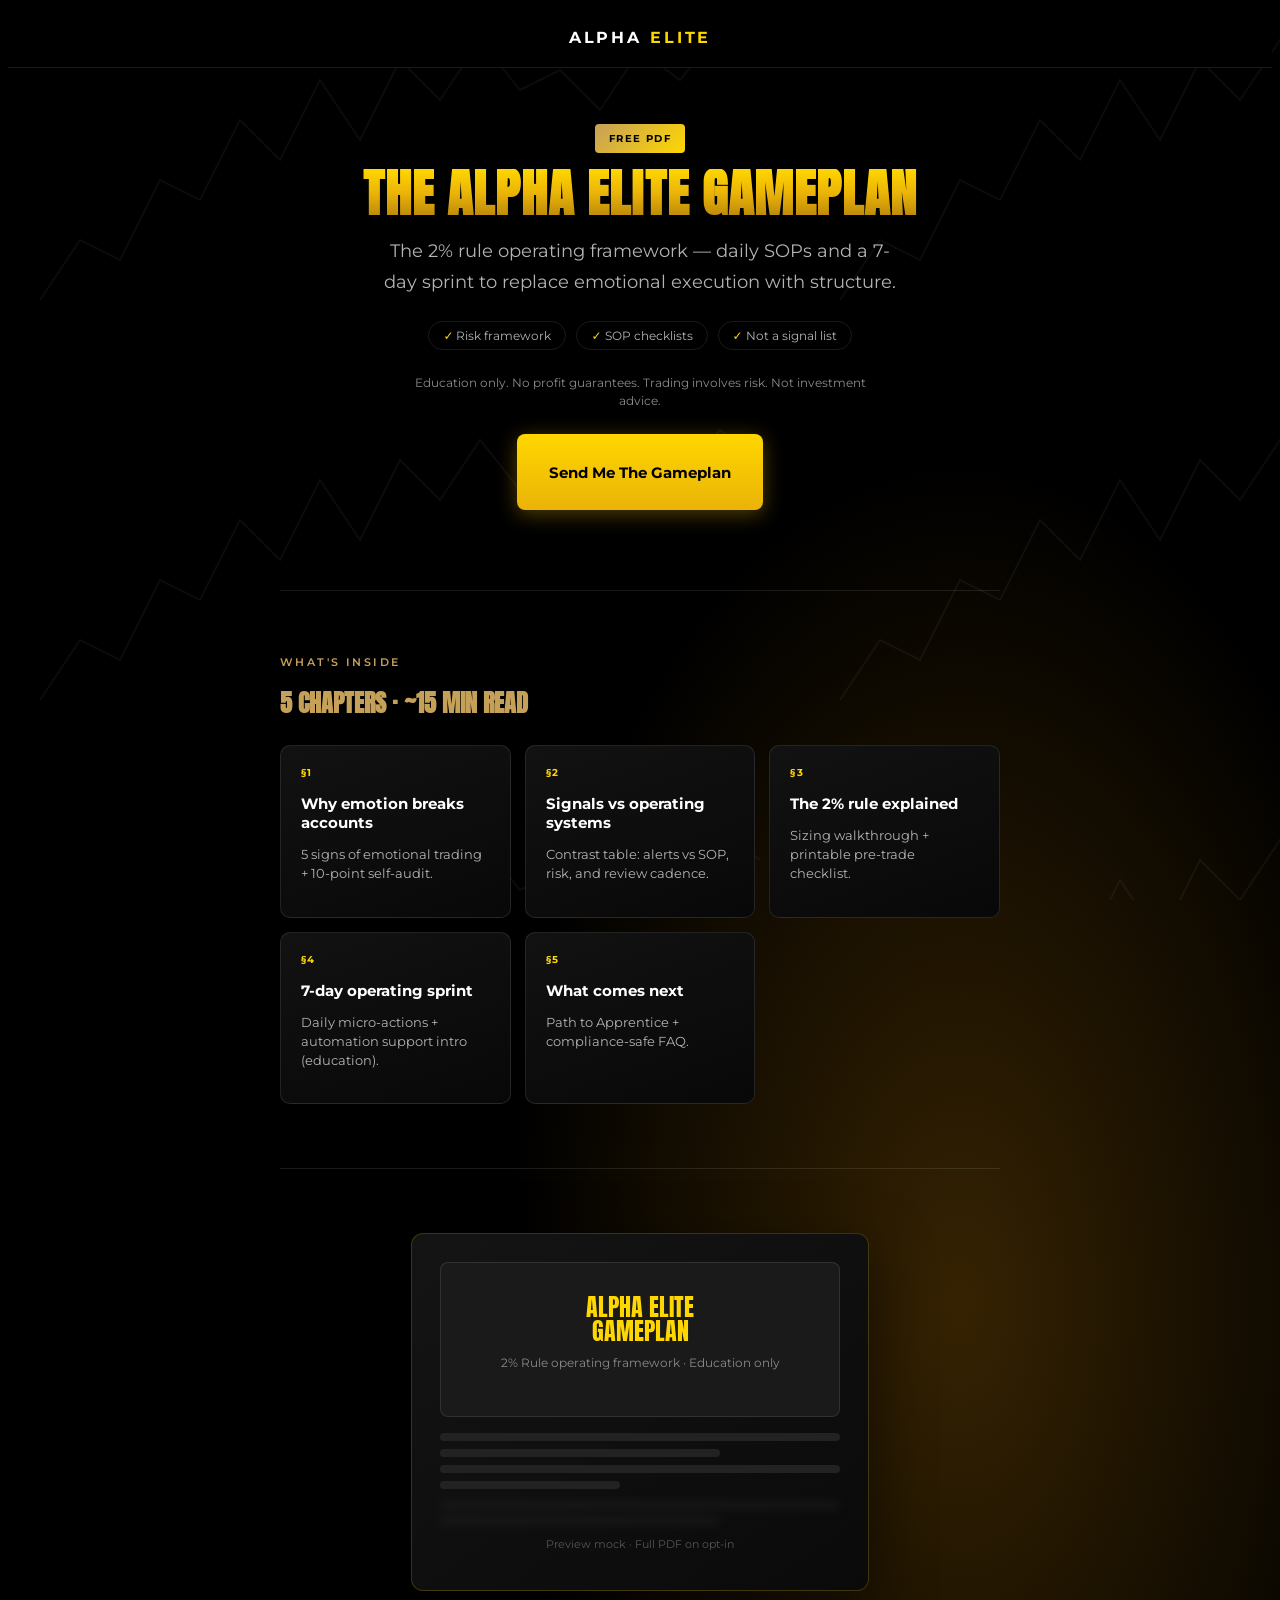
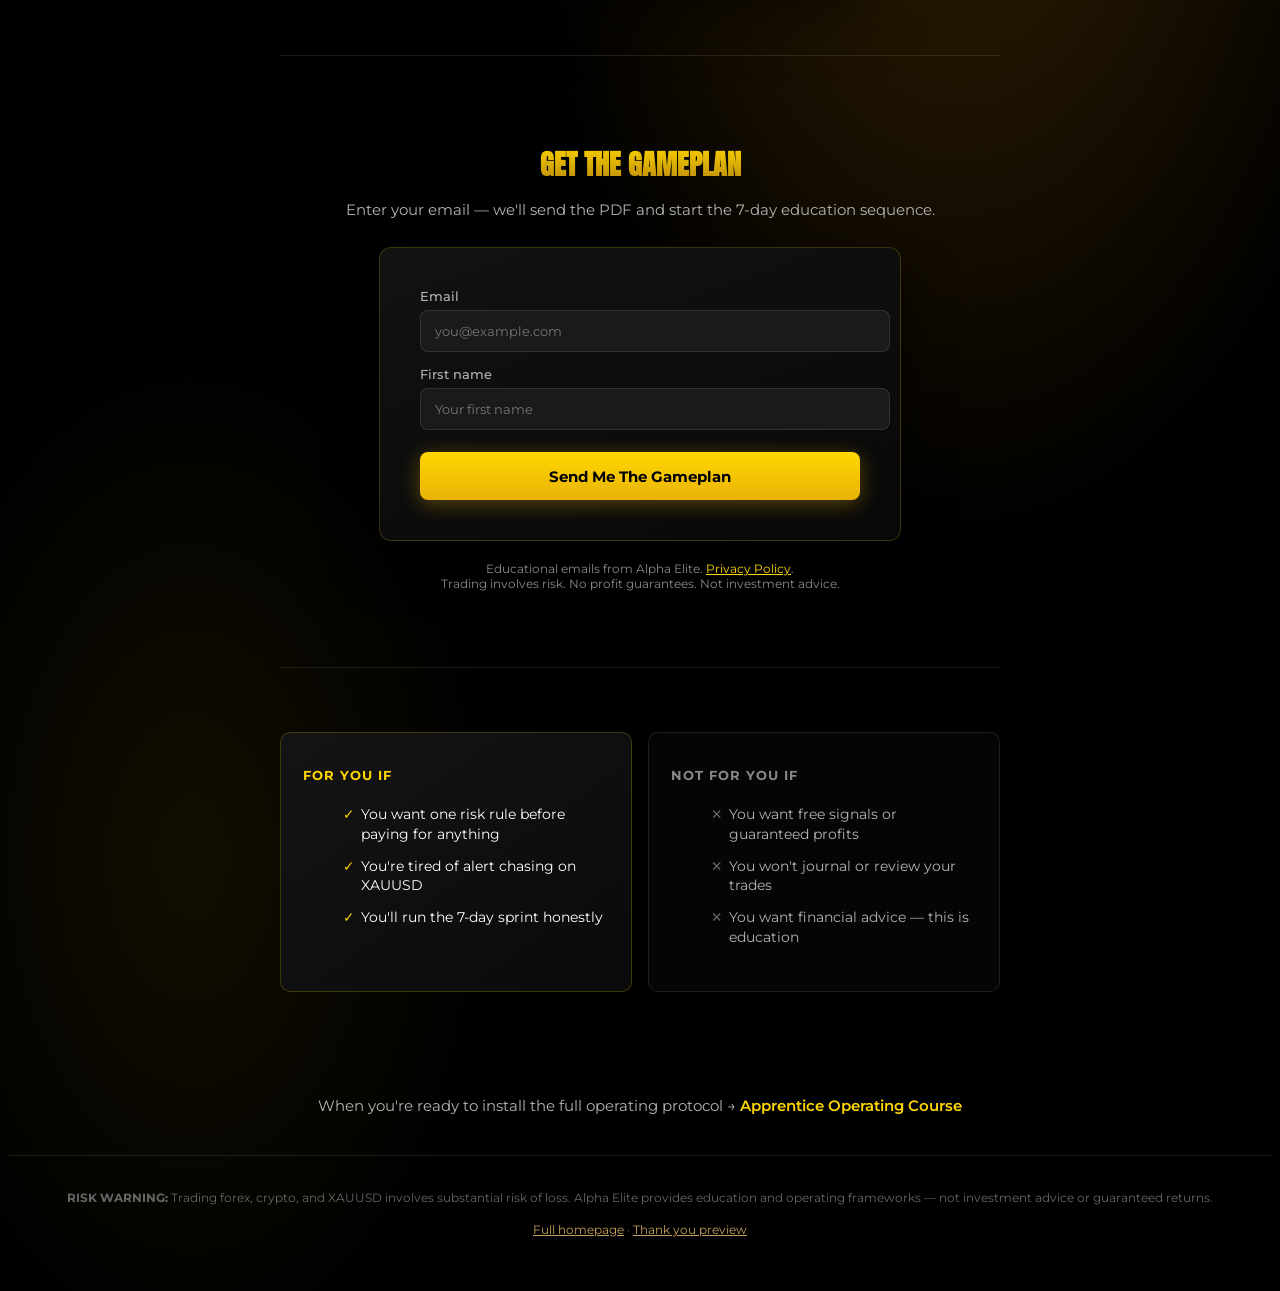
<file: web/wordpress/html/gameplan-preview.html>
<!DOCTYPE html>
<html lang="en">
<head>
  <meta charset="UTF-8" />
  <meta name="viewport" content="width=device-width, initial-scale=1.0" />
  <title>The Alpha Elite Gameplan — Free PDF</title>
  <link rel="stylesheet" href="alpha-elite-tokens.css" />
  <style>
    .header-inner {
      max-width: 720px; margin: 0 auto; padding: 20px 24px;
      display: flex; justify-content: center;
    }
    .page-narrow { max-width: 720px; margin: 0 auto; padding: 0 24px; }
    .ae-section { padding: 64px 0; border-top: 1px solid var(--ae-border); }
    .ae-section:first-of-type { border-top: none; }

    .gameplan-hero { text-align: center; padding: 56px 0 64px; }
    .gameplan-hero h1 {
      font-family: var(--ae-font-display);
      font-size: clamp(2rem, 5vw, 3.25rem);
      text-transform: uppercase; line-height: 0.95; letter-spacing: 0.02em;
      margin-bottom: 18px;
      background: linear-gradient(180deg, #ffd700, #eab308 50%, #b8860b);
      -webkit-background-clip: text; -webkit-text-fill-color: transparent; background-clip: text;
    }
    .hero-sub { color: var(--ae-muted); font-size: 1.15rem; line-height: 1.65; max-width: 520px; margin: 0 auto 20px; }
    .hero-bullets {
      display: flex; flex-wrap: wrap; justify-content: center; gap: 10px; margin: 24px 0;
    }
    .hero-bullets span {
      font-size: 12px; color: var(--ae-muted); padding: 6px 14px;
      border: 1px solid var(--ae-border); border-radius: 999px;
    }
    .hero-bullets span::before { content: '✓ '; color: var(--ae-gold); font-weight: 700; }

    .chapters-grid {
      display: grid; grid-template-columns: repeat(auto-fit, minmax(200px, 1fr)); gap: 14px;
    }
    .chapter-card {
      background: linear-gradient(160deg, #121212, #080808);
      border: 1px solid var(--ae-border); border-radius: 10px; padding: 20px;
      transition: border-color 0.2s;
    }
    .chapter-card:hover { border-color: var(--ae-border-gold); }
    .chapter-num {
      font-size: 10px; font-weight: 700; letter-spacing: 0.12em; color: var(--ae-gold); margin-bottom: 8px;
    }
    .chapter-card h3 { font-size: 0.95rem; font-weight: 700; margin-bottom: 6px; }
    .chapter-card p { font-size: 0.82rem; color: var(--ae-muted); line-height: 1.45; }

    .pdf-mock {
      background: linear-gradient(145deg, #141414, #0a0a0a);
      border: 1px solid var(--ae-border-gold); border-radius: 12px;
      padding: 28px; margin: 0 auto; max-width: 400px;
      box-shadow: 0 20px 60px rgba(0,0,0,0.5);
    }
    .pdf-mock-cover {
      background: #1a1a1a; border-radius: 8px; padding: 32px 24px; text-align: center;
      border: 1px solid var(--ae-border); margin-bottom: 16px;
    }
    .pdf-mock-cover .title {
      font-family: var(--ae-font-display); font-size: 1.5rem; text-transform: uppercase;
      color: var(--ae-gold); line-height: 1; margin-bottom: 8px;
    }
    .pdf-mock-cover .sub { font-size: 0.75rem; color: var(--ae-disclaimer); line-height: 1.4; }
    .pdf-lines { display: flex; flex-direction: column; gap: 8px; }
    .pdf-line { height: 8px; background: #222; border-radius: 4px; }
    .pdf-line.short { width: 70%; }
    .pdf-line.shorter { width: 45%; }
    .pdf-blur {
      filter: blur(4px); opacity: 0.5; margin-top: 12px;
    }
    .pdf-caption { font-size: 11px; color: #555; text-align: center; margin-top: 12px; }

    .form-section { text-align: center; }
    .form-section h2 {
      font-family: var(--ae-font-display); text-transform: uppercase;
      font-size: 1.75rem; margin-bottom: 12px;
      background: linear-gradient(180deg, #ffd700, #b8860b);
      -webkit-background-clip: text; -webkit-text-fill-color: transparent; background-clip: text;
    }
    .form-intro { color: var(--ae-muted); margin-bottom: 28px; font-size: 0.95rem; }

    .who-grid { display: grid; grid-template-columns: 1fr 1fr; gap: 16px; }
    .who-card { border-radius: 10px; padding: 22px; }
    .who-card--for {
      background: linear-gradient(145deg, #141414, #0a0a0a);
      border: 1px solid var(--ae-border-gold);
    }
    .who-card--not { background: rgba(255,255,255,0.02); border: 1px solid var(--ae-border); }
    .who-card h3 { font-size: 0.8rem; text-transform: uppercase; letter-spacing: 0.08em; margin-bottom: 12px; }
    .who-card--for h3 { color: var(--ae-gold); }
    .who-card--not h3 { color: #888; }
    .who-list { list-style: none; }
    .who-list li {
      font-size: 0.85rem; color: var(--ae-muted); padding: 6px 0 6px 18px; position: relative; line-height: 1.45;
    }
    .who-card--for .who-list li { color: var(--ae-text); }
    .who-card--for .who-list li::before { content: '✓'; position: absolute; left: 0; color: var(--ae-gold); }
    .who-card--not .who-list li::before { content: '✕'; position: absolute; left: 0; color: #666; }

    .soft-pitch {
      text-align: center; padding: 40px 0; color: var(--ae-muted); font-size: 0.95rem;
    }
    .soft-pitch a { color: var(--ae-gold); font-weight: 600; text-decoration: none; }
    .soft-pitch a:hover { text-decoration: underline; }

    .footer {
      border-top: 1px solid var(--ae-border); padding: 32px 24px;
      font-size: 12px; color: #666; line-height: 1.6; text-align: center;
    }
    .footer a { color: var(--ae-gold-muted); }

    @media (max-width: 767px) {
      .who-grid { grid-template-columns: 1fr; }
      .chapters-grid { grid-template-columns: 1fr; }
    }
  </style>
</head>
<body class="ae-theme-gold">

  <header class="ae-header-gold">
    <div class="header-inner">
      <a href="homepage-dark-gold.html" class="ae-logo-gold">Alpha <span>Elite</span></a>
    </div>
  </header>

  <main>
    <section class="ae-section gameplan-hero page-narrow" id="gameplan-hero">
      <span class="ae-badge-seal">Free PDF</span>
      <h1 style="margin-top:16px">The Alpha Elite Gameplan</h1>
      <p class="hero-sub">
        The 2% rule operating framework — daily SOPs and a 7-day sprint to replace emotional execution with structure.
      </p>
      <div class="hero-bullets">
        <span>Risk framework</span>
        <span>SOP checklists</span>
        <span>Not a signal list</span>
      </div>
      <p class="ae-disclaimer-micro" style="text-align:center;max-width:480px;margin:0 auto">
        Education only. No profit guarantees. Trading involves risk. Not investment advice.
      </p>
      <p style="margin-top:24px">
        <a href="#get-gameplan" class="ae-btn-gold">Send Me The Gameplan</a>
      </p>
    </section>

    <section class="ae-section page-narrow" id="whats-inside">
      <span class="ae-eyebrow-gold">What's inside</span>
      <h2 style="font-family:var(--ae-font-display);text-transform:uppercase;font-size:1.5rem;margin:12px 0 24px;color:var(--ae-gold-muted)">
        5 Chapters · ~15 Min Read
      </h2>
      <div class="chapters-grid">
        <div class="chapter-card">
          <div class="chapter-num">§1</div>
          <h3>Why emotion breaks accounts</h3>
          <p>5 signs of emotional trading + 10-point self-audit.</p>
        </div>
        <div class="chapter-card">
          <div class="chapter-num">§2</div>
          <h3>Signals vs operating systems</h3>
          <p>Contrast table: alerts vs SOP, risk, and review cadence.</p>
        </div>
        <div class="chapter-card">
          <div class="chapter-num">§3</div>
          <h3>The 2% rule explained</h3>
          <p>Sizing walkthrough + printable pre-trade checklist.</p>
        </div>
        <div class="chapter-card">
          <div class="chapter-num">§4</div>
          <h3>7-day operating sprint</h3>
          <p>Daily micro-actions + automation support intro (education).</p>
        </div>
        <div class="chapter-card">
          <div class="chapter-num">§5</div>
          <h3>What comes next</h3>
          <p>Path to Apprentice + compliance-safe FAQ.</p>
        </div>
      </div>
    </section>

    <section class="ae-section page-narrow" id="pdf-preview">
      <div class="pdf-mock" role="img" aria-label="PDF preview mock">
        <div class="pdf-mock-cover">
          <div class="title">Alpha Elite<br>Gameplan</div>
          <p class="sub">2% Rule operating framework · Education only</p>
        </div>
        <div class="pdf-lines">
          <div class="pdf-line"></div>
          <div class="pdf-line short"></div>
          <div class="pdf-line"></div>
          <div class="pdf-line shorter"></div>
        </div>
        <div class="pdf-lines pdf-blur">
          <div class="pdf-line"></div>
          <div class="pdf-line short"></div>
        </div>
        <p class="pdf-caption">Preview mock · Full PDF on opt-in</p>
      </div>
    </section>

    <section class="ae-section form-section page-narrow" id="get-gameplan">
      <h2>Get The Gameplan</h2>
      <p class="form-intro">Enter your email — we'll send the PDF and start the 7-day education sequence.</p>
      <div class="ae-form-card-gold" style="max-width:440px;margin:0 auto;text-align:left">
        <form action="gameplan-thank-you.html" method="get">
          <label for="email">Email</label>
          <input type="email" id="email" name="email" placeholder="you@example.com" required />
          <label for="name">First name</label>
          <input type="text" id="name" name="first_name" placeholder="Your first name" required />
          <button type="submit" class="ae-btn-gold">Send Me The Gameplan</button>
        </form>
      </div>
      <p class="form-legal" style="margin-top:20px;font-size:12px;color:var(--ae-disclaimer)">
        Educational emails from Alpha Elite. <a href="#" style="color:var(--ae-gold)">Privacy Policy</a>.<br>
        Trading involves risk. No profit guarantees. Not investment advice.
      </p>
    </section>

    <section class="ae-section page-narrow" id="who-its-for">
      <div class="who-grid">
        <div class="who-card who-card--for">
          <h3>For you if</h3>
          <ul class="who-list">
            <li>You want one risk rule before paying for anything</li>
            <li>You're tired of alert chasing on XAUUSD</li>
            <li>You'll run the 7-day sprint honestly</li>
          </ul>
        </div>
        <div class="who-card who-card--not">
          <h3>Not for you if</h3>
          <ul class="who-list">
            <li>You want free signals or guaranteed profits</li>
            <li>You won't journal or review your trades</li>
            <li>You want financial advice — this is education</li>
          </ul>
        </div>
      </div>
    </section>

    <p class="soft-pitch page-narrow">
      When you're ready to install the full operating protocol →
      <a href="apprentice-preview.html">Apprentice Operating Course</a>
    </p>
  </main>

  <footer class="footer" id="risk">
    <strong>RISK WARNING:</strong> Trading forex, crypto, and XAUUSD involves substantial risk of loss.
    Alpha Elite provides education and operating frameworks — not investment advice or guaranteed returns.
    <p style="margin-top:12px">
      <a href="homepage-dark-gold.html">Full homepage</a> ·
      <a href="gameplan-thank-you.html">Thank you preview</a>
    </p>
  </footer>
</body>
</html>
</file>
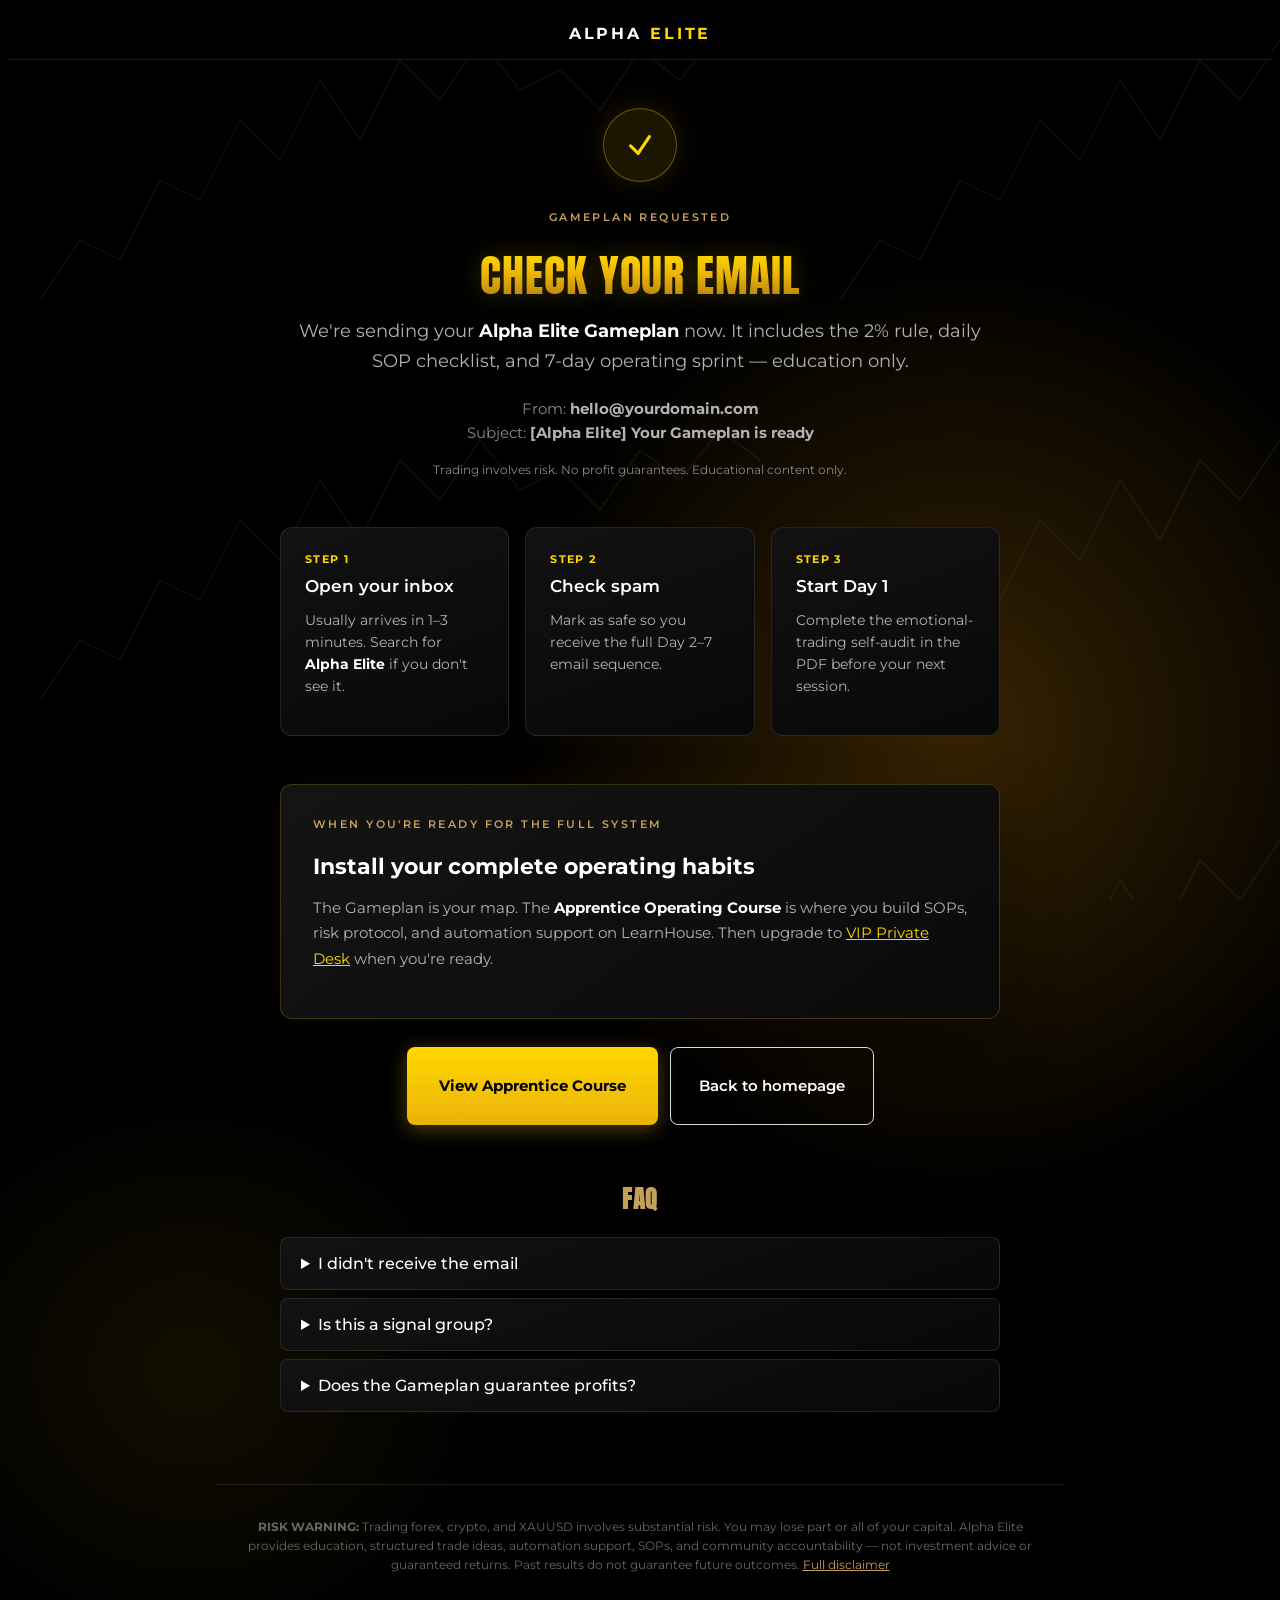
<file: web/wordpress/html/gameplan-thank-you.html>
<!DOCTYPE html>
<html lang="en">
<head>
  <meta charset="UTF-8" />
  <meta name="viewport" content="width=device-width, initial-scale=1.0" />
  <meta name="robots" content="noindex, follow" />
  <title>Thank You — Alpha Elite Gameplan</title>
  <link rel="stylesheet" href="alpha-elite-tokens.css" />
  <style>
    .header-inner {
      max-width: var(--ae-max);
      margin: 0 auto;
      padding: 16px 24px;
      display: flex;
      align-items: center;
      justify-content: center;
    }
    .thankyou-main {
      max-width: 720px;
      margin: 0 auto;
      padding: 48px 24px 64px;
      text-align: center;
    }
    .success-icon {
      width: 72px;
      height: 72px;
      border-radius: 50%;
      background: rgba(255, 215, 0, 0.1);
      border: 1px solid rgba(255, 215, 0, 0.35);
      display: flex;
      align-items: center;
      justify-content: center;
      margin: 0 auto 28px;
      box-shadow: 0 0 32px rgba(245, 158, 11, 0.15);
    }
    .success-icon svg {
      width: 30px;
      height: 30px;
      stroke: var(--ae-gold);
      fill: none;
      stroke-width: 2.5;
    }
    .thankyou-title {
      font-family: var(--ae-font-display);
      font-size: clamp(1.75rem, 4vw, 2.75rem);
      font-weight: 400;
      text-transform: uppercase;
      line-height: 1;
      letter-spacing: 0.02em;
      margin-bottom: 20px;
      background: linear-gradient(180deg, #ffd700 0%, #eab308 50%, #b8860b 100%);
      -webkit-background-clip: text;
      -webkit-text-fill-color: transparent;
      background-clip: text;
      filter: drop-shadow(0 0 12px rgba(255, 215, 0, 0.22));
    }
    .thankyou-sub {
      color: var(--ae-muted);
      font-size: 1.125rem;
      line-height: 1.65;
      margin-bottom: 20px;
    }
    .thankyou-sub strong { color: var(--ae-text); }
    .sender {
      font-size: 0.95rem;
      color: var(--ae-disclaimer);
      margin-bottom: 16px;
      line-height: 1.6;
    }
    .sender strong { color: var(--ae-muted); }
    .steps {
      display: grid;
      grid-template-columns: repeat(3, 1fr);
      gap: 16px;
      text-align: left;
      margin: 48px 0;
    }
    .step-card {
      background: linear-gradient(160deg, #121212, #080808);
      border: 1px solid var(--ae-border);
      border-radius: 12px;
      padding: 24px;
      transition: border-color 0.2s;
    }
    .step-card:hover { border-color: var(--ae-border-gold); }
    .step-num {
      font-size: 11px;
      font-weight: 700;
      color: var(--ae-gold);
      letter-spacing: 0.12em;
      margin-bottom: 10px;
    }
    .step-title {
      font-size: 17px;
      font-weight: 600;
      margin-bottom: 8px;
      color: var(--ae-text);
    }
    .step-desc {
      font-size: 14px;
      color: var(--ae-muted);
      line-height: 1.55;
    }
    .step-desc strong { color: var(--ae-text); }
    .apprentice-card {
      background: linear-gradient(145deg, #141414, #0a0a0a);
      border: 1px solid var(--ae-border-gold);
      border-radius: 12px;
      padding: 32px;
      text-align: left;
      margin-bottom: 28px;
      box-shadow: 0 20px 50px rgba(0, 0, 0, 0.5), 0 0 40px rgba(245, 158, 11, 0.06);
    }
    .apprentice-card h3 {
      font-size: 1.375rem;
      margin-bottom: 12px;
      color: var(--ae-text);
    }
    .apprentice-card p {
      color: var(--ae-muted);
      font-size: 0.95rem;
      line-height: 1.65;
    }
    .apprentice-card p strong { color: var(--ae-text); }
    .cta-row {
      display: flex;
      flex-wrap: wrap;
      gap: 12px;
      justify-content: center;
    }
    .faq { text-align: left; margin-top: 56px; }
    .faq h3 {
      font-family: var(--ae-font-display);
      font-size: 1.5rem;
      text-transform: uppercase;
      letter-spacing: 0.04em;
      margin-bottom: 20px;
      text-align: center;
      color: var(--ae-gold-muted);
    }
    details {
      background: linear-gradient(160deg, #121212, #080808);
      border: 1px solid var(--ae-border);
      border-radius: 8px;
      padding: 16px 20px;
      margin-bottom: 8px;
    }
    details[open] { border-color: var(--ae-border-gold); }
    summary {
      font-weight: 500;
      cursor: pointer;
      color: var(--ae-text);
    }
    summary:hover { color: var(--ae-gold); }
    details p {
      margin-top: 12px;
      font-size: 0.9rem;
      color: var(--ae-muted);
      line-height: 1.55;
    }
    details p strong { color: var(--ae-text); }
    .footer {
      border-top: 1px solid var(--ae-border);
      padding: 32px 24px;
      font-size: 12px;
      color: #666;
      line-height: 1.6;
      max-width: 800px;
      margin: 0 auto;
      text-align: center;
    }
    .footer a { color: var(--ae-gold-muted); }
    @media (max-width: 767px) {
      .steps { grid-template-columns: 1fr; }
      .cta-row { flex-direction: column; }
      .cta-row .ae-btn-gold,
      .cta-row .ae-btn-outline { width: 100%; }
    }
  </style>
</head>
<body class="ae-theme-gold">

  <header class="ae-header-gold">
    <div class="header-inner">
      <a href="homepage-dark-gold.html" class="ae-logo-gold">Alpha <span>Elite</span></a>
    </div>
  </header>

  <main class="thankyou-main">
    <div class="success-icon" aria-hidden="true">
      <svg viewBox="0 0 24 24"><path stroke-linecap="round" stroke-linejoin="round" d="M4.5 12.75l6 6 9-13.5"/></svg>
    </div>

    <span class="ae-eyebrow-gold">Gameplan requested</span>
    <h1 class="thankyou-title">Check your email</h1>

    <p class="thankyou-sub">
      We're sending your <strong>Alpha Elite Gameplan</strong> now.
      It includes the 2% rule, daily SOP checklist, and 7-day operating sprint — education only.
    </p>
    <p class="sender">
      From: <strong>hello@yourdomain.com</strong><br>
      Subject: <strong>[Alpha Elite] Your Gameplan is ready</strong>
    </p>
    <p class="ae-disclaimer-micro">Trading involves risk. No profit guarantees. Educational content only.</p>

    <div class="steps">
      <div class="step-card">
        <div class="step-num">STEP 1</div>
        <div class="step-title">Open your inbox</div>
        <p class="step-desc">Usually arrives in 1–3 minutes. Search for <strong>Alpha Elite</strong> if you don't see it.</p>
      </div>
      <div class="step-card">
        <div class="step-num">STEP 2</div>
        <div class="step-title">Check spam</div>
        <p class="step-desc">Mark as safe so you receive the full Day 2–7 email sequence.</p>
      </div>
      <div class="step-card">
        <div class="step-num">STEP 3</div>
        <div class="step-title">Start Day 1</div>
        <p class="step-desc">Complete the emotional-trading self-audit in the PDF before your next session.</p>
      </div>
    </div>

    <div class="apprentice-card">
      <span class="ae-eyebrow-gold">When you're ready for the full system</span>
      <h3>Install your complete operating habits</h3>
      <p>
        The Gameplan is your map. The <strong>Apprentice Operating Course</strong> is where you build SOPs,
        risk protocol, and automation support on LearnHouse. Then upgrade to
        <a href="vip-preview.html" style="color:var(--ae-gold)">VIP Private Desk</a> when you're ready.
      </p>
    </div>

    <div class="cta-row">
      <a href="apprentice-preview.html" class="ae-btn-gold">View Apprentice Course</a>
      <a href="homepage-dark-gold.html" class="ae-btn-outline">Back to homepage</a>
    </div>

    <div class="faq">
      <h3>FAQ</h3>
      <details>
        <summary>I didn't receive the email</summary>
        <p>Wait 5 minutes, check spam, search "Alpha Elite". Still nothing? Email hello@yourdomain.com</p>
      </details>
      <details>
        <summary>Is this a signal group?</summary>
        <p><strong>No.</strong> Alpha Elite is an education and operating-system community — structured trade ideas inside SOPs and community accountability, not an alert channel.</p>
      </details>
      <details>
        <summary>Does the Gameplan guarantee profits?</summary>
        <p><strong>No.</strong> It's an educational framework including the 2% risk rule. Trading involves substantial risk of loss. Not investment advice.</p>
      </details>
    </div>
  </main>

  <footer class="footer">
    <strong>RISK WARNING:</strong> Trading forex, crypto, and XAUUSD involves substantial risk. You may lose part or all of your capital.
    Alpha Elite provides education, structured trade ideas, automation support, SOPs, and community accountability —
    not investment advice or guaranteed returns. Past results do not guarantee future outcomes.
    <a href="#">Full disclaimer</a>
  </footer>
</body>
</html>
</file>
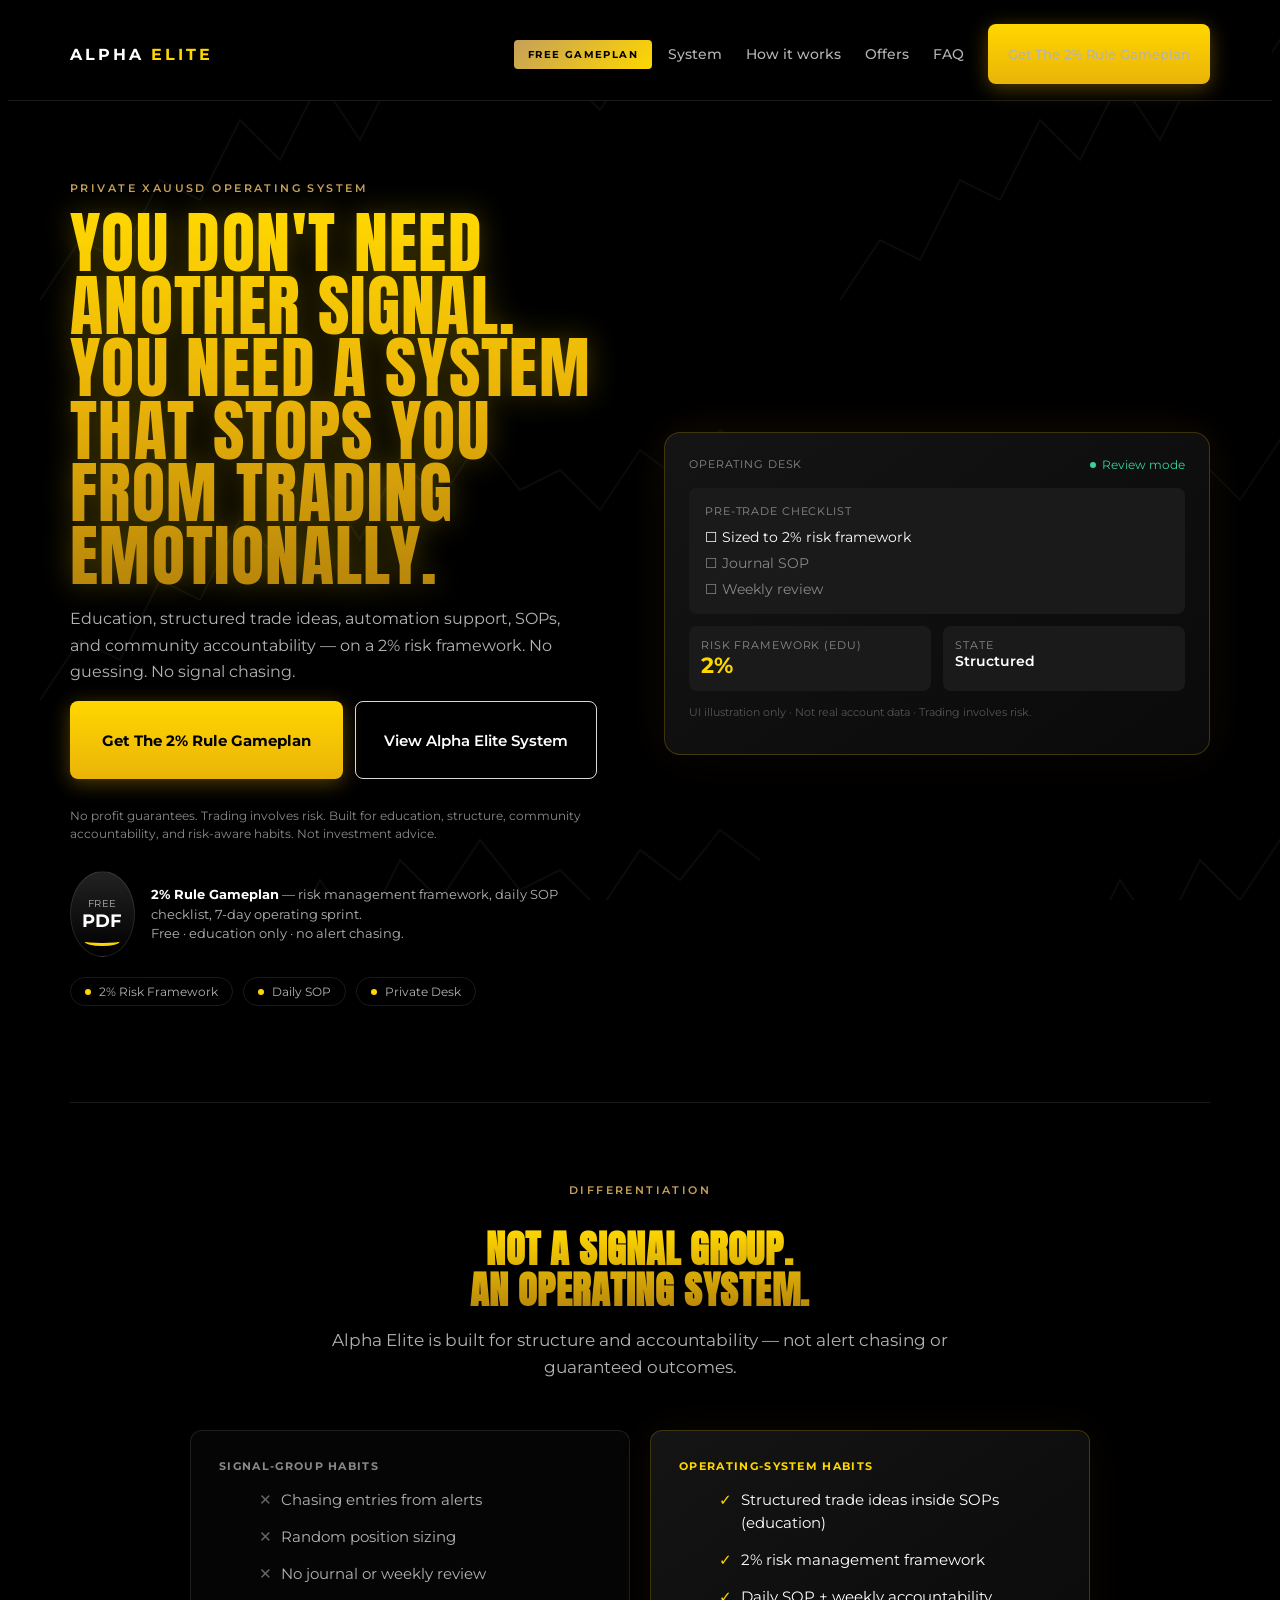
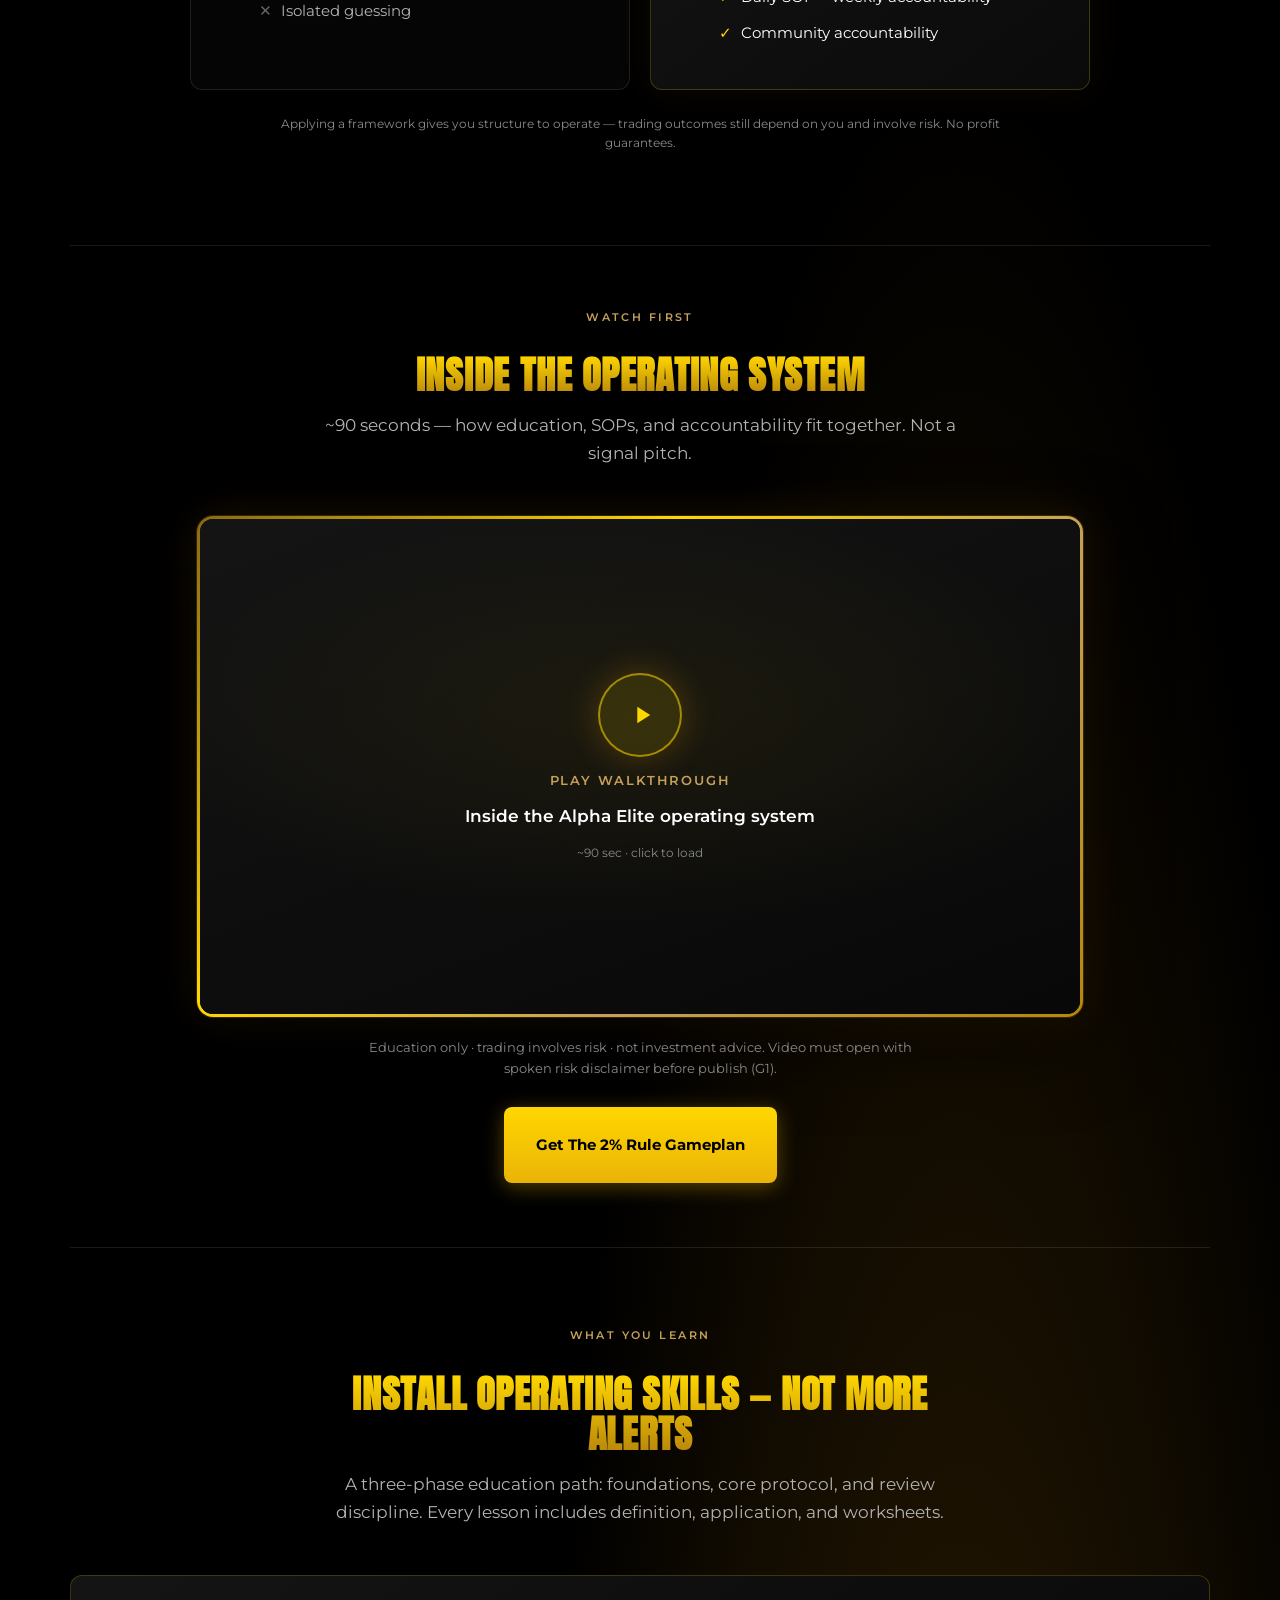
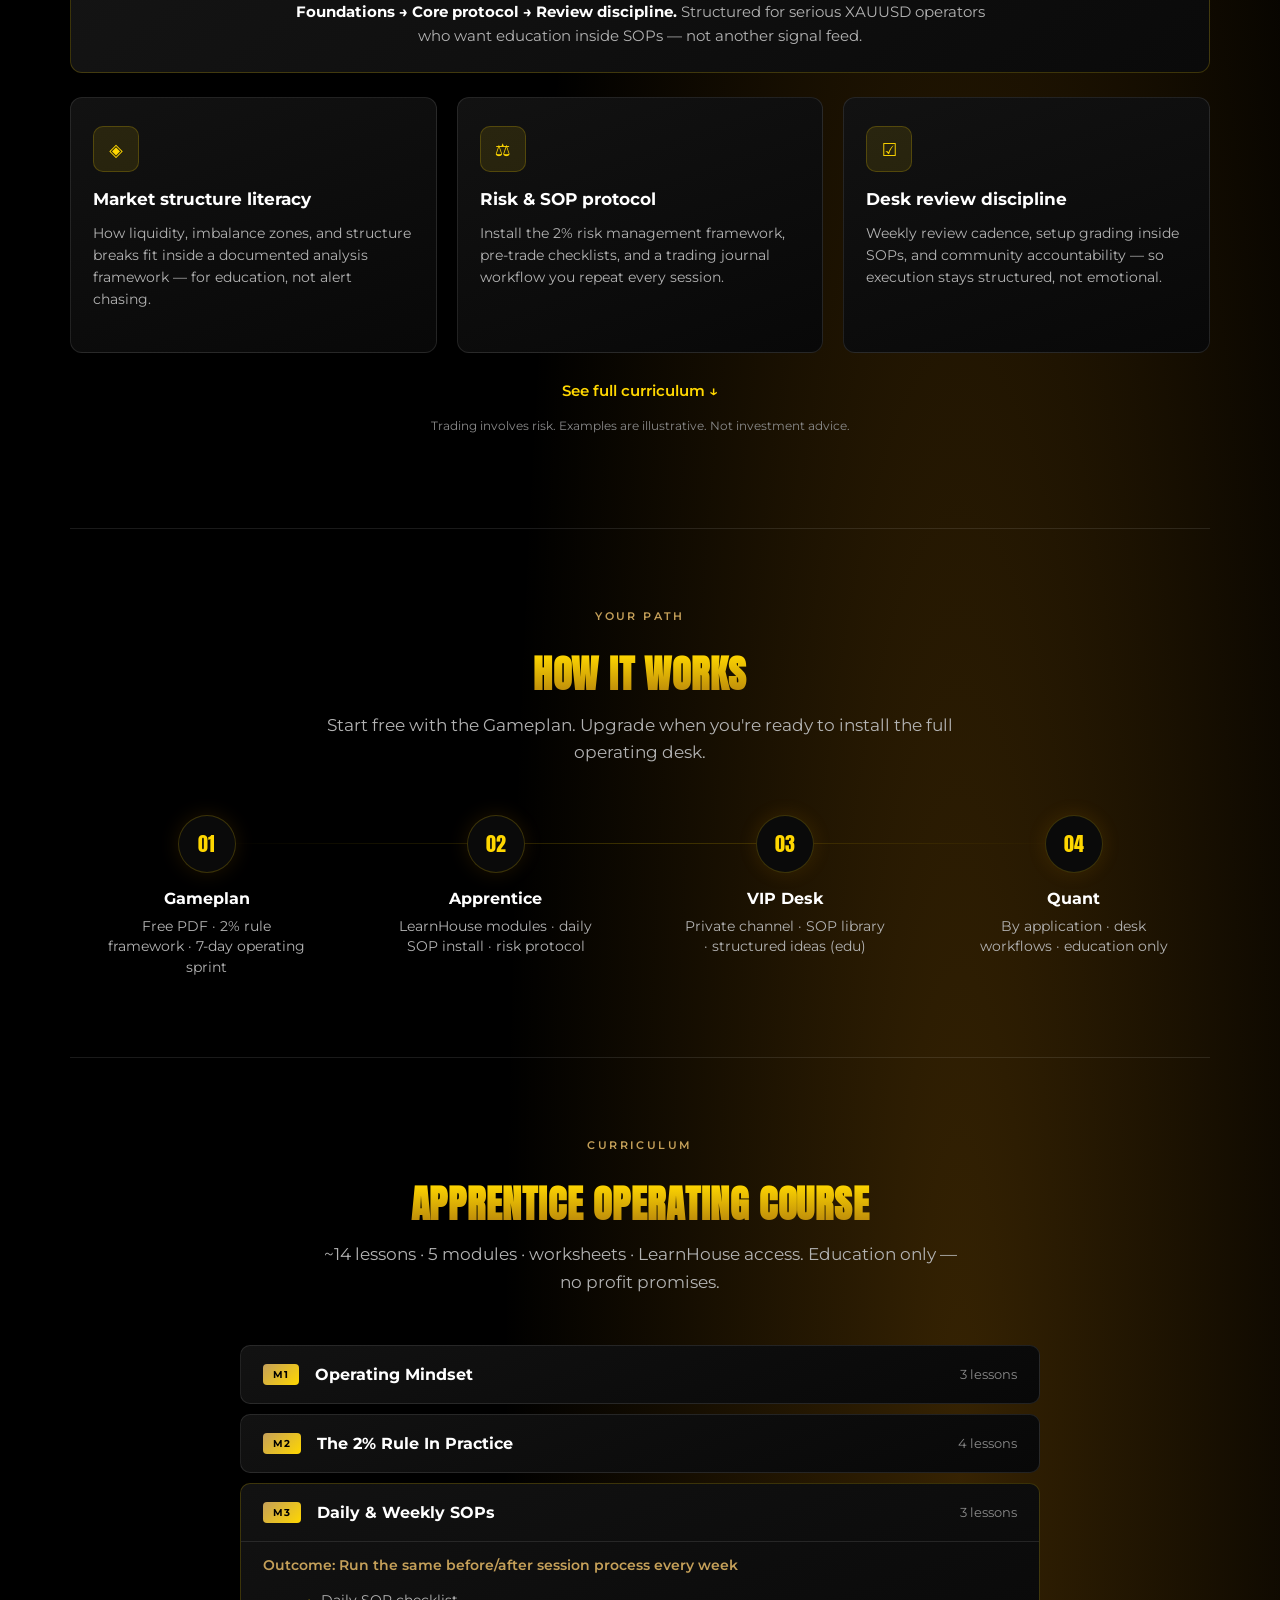
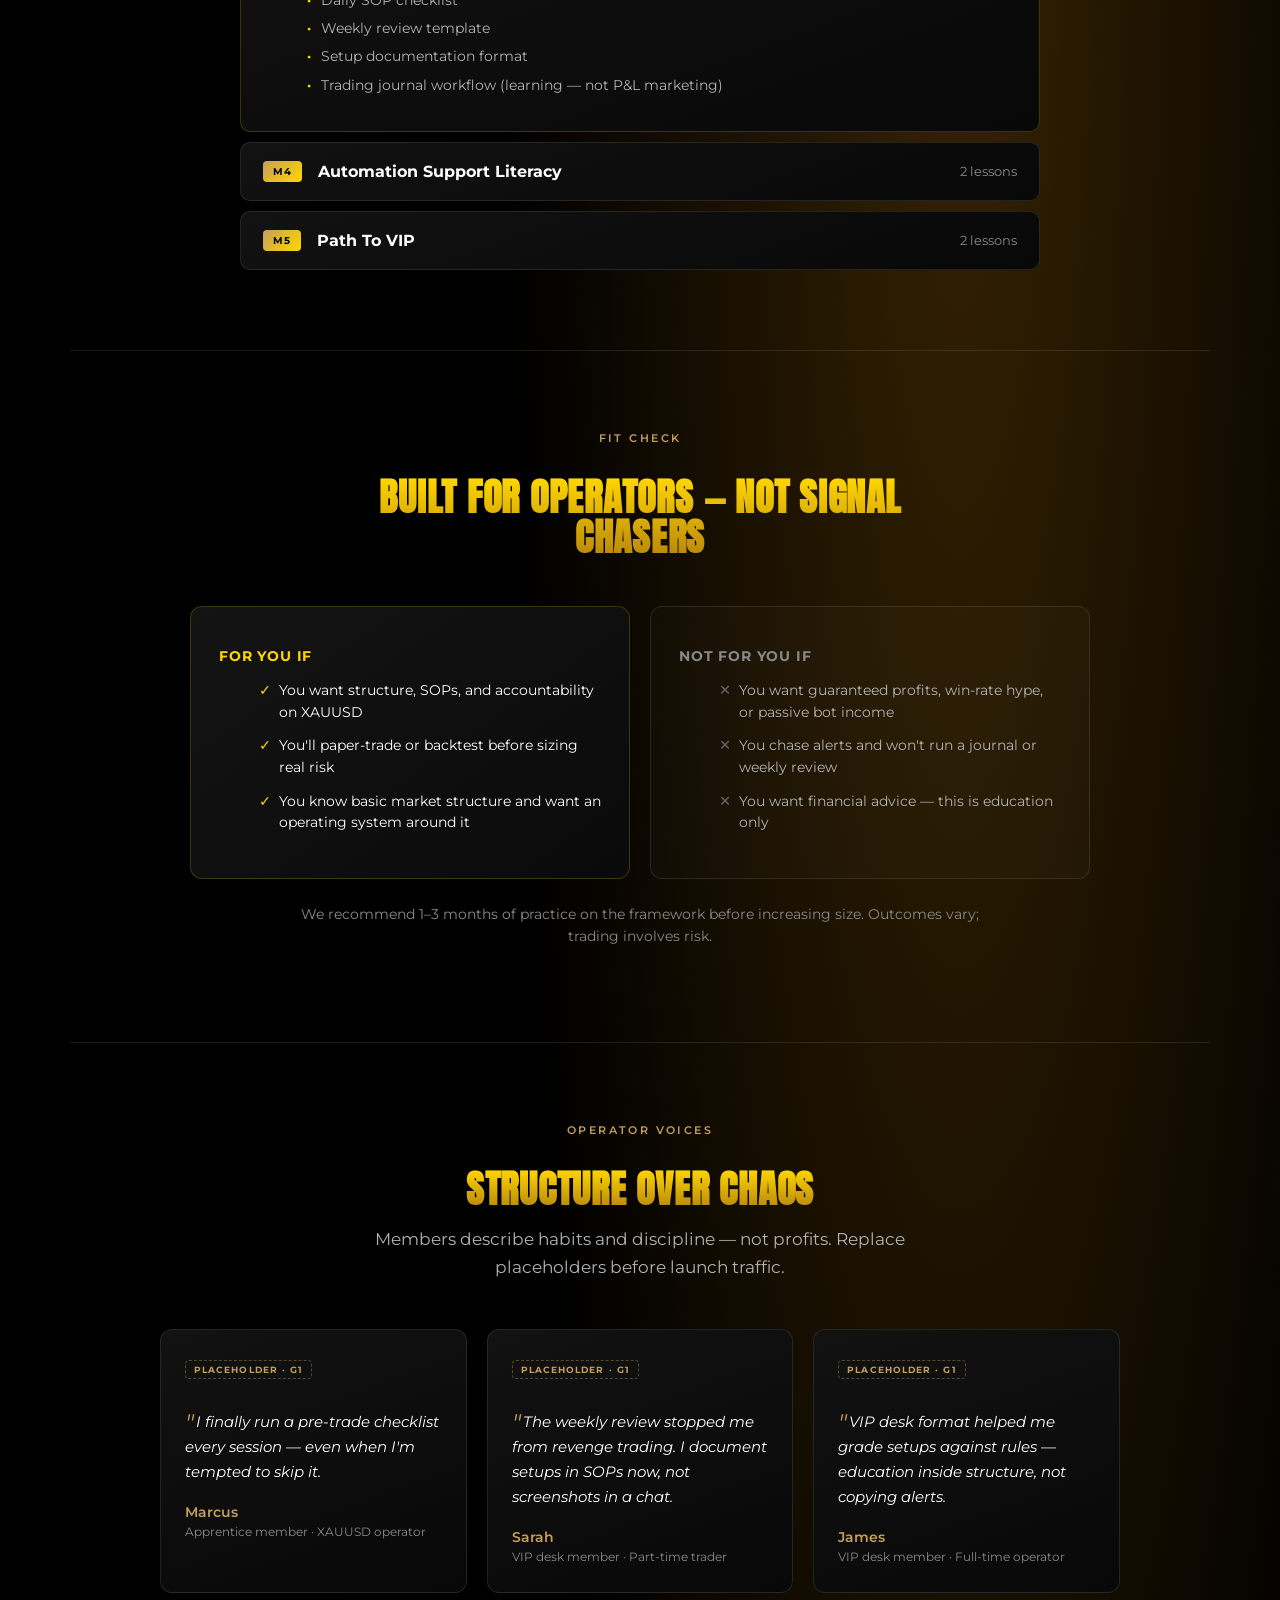
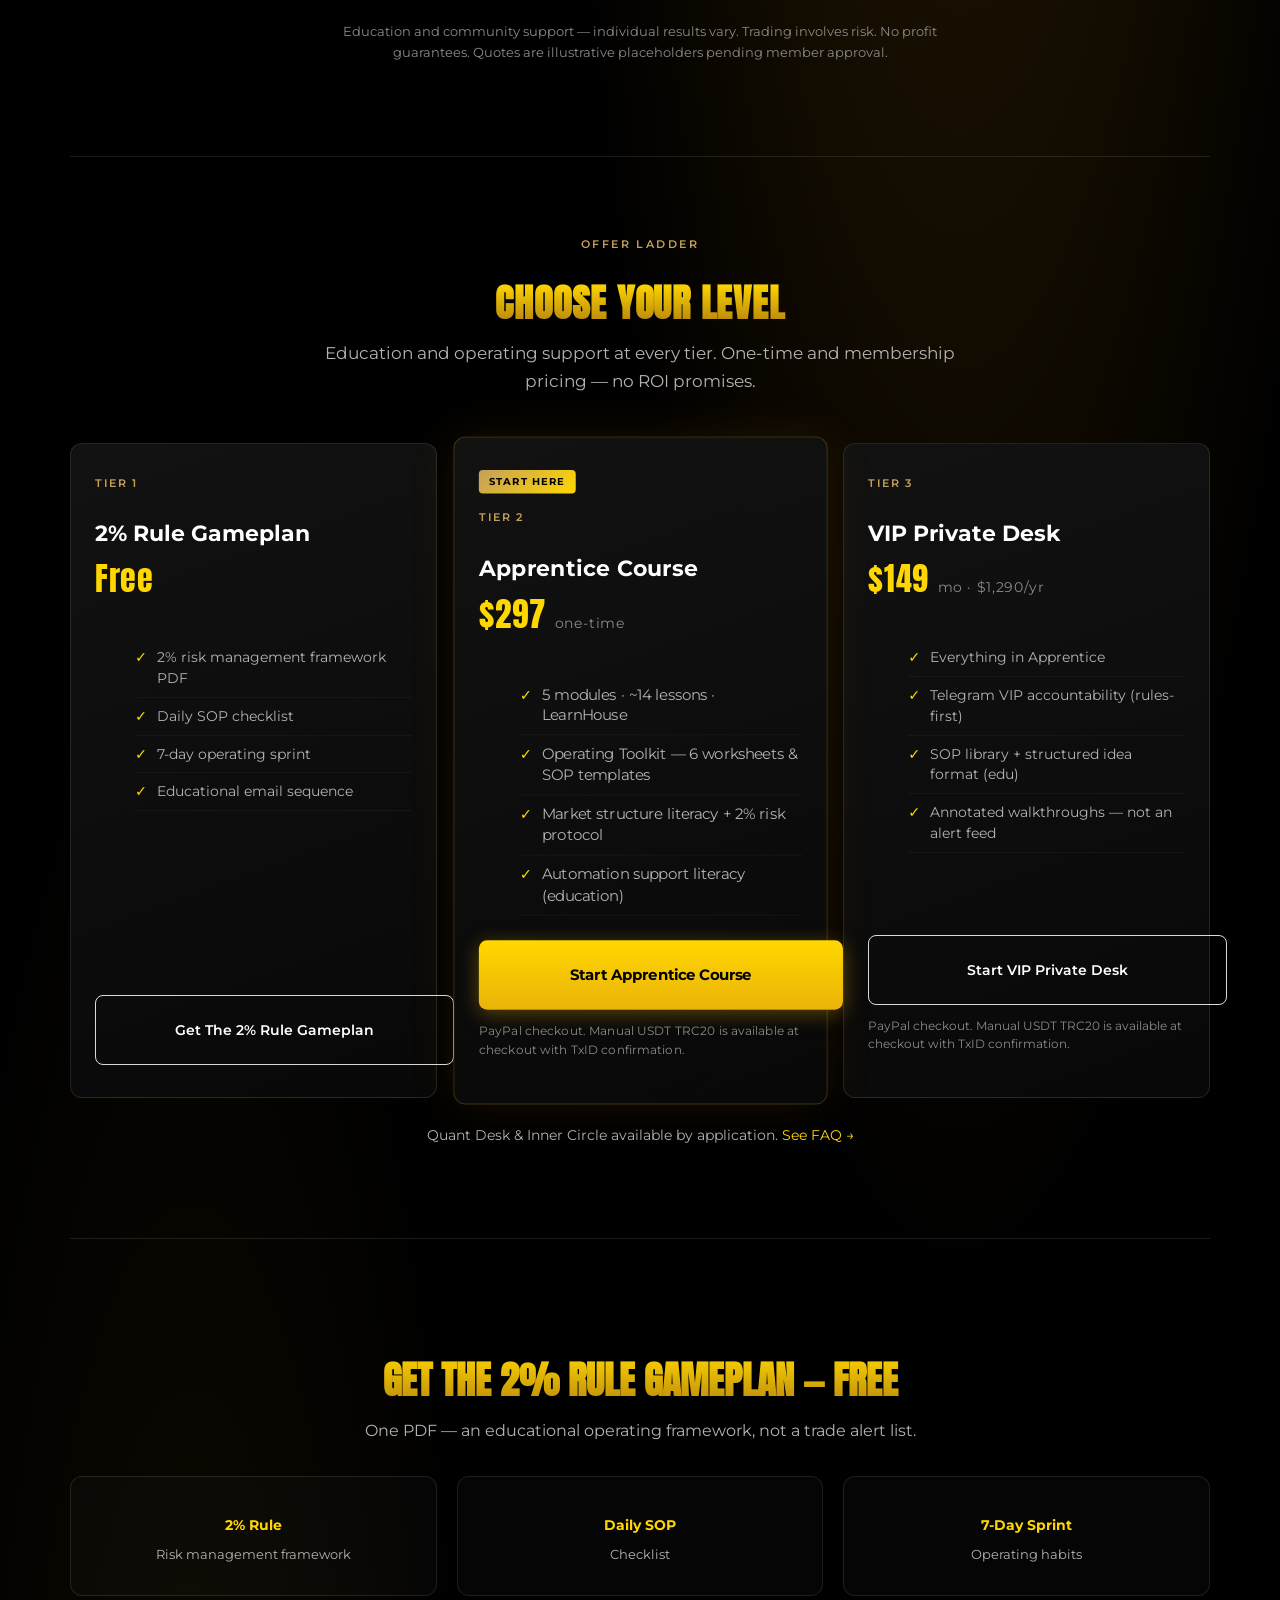
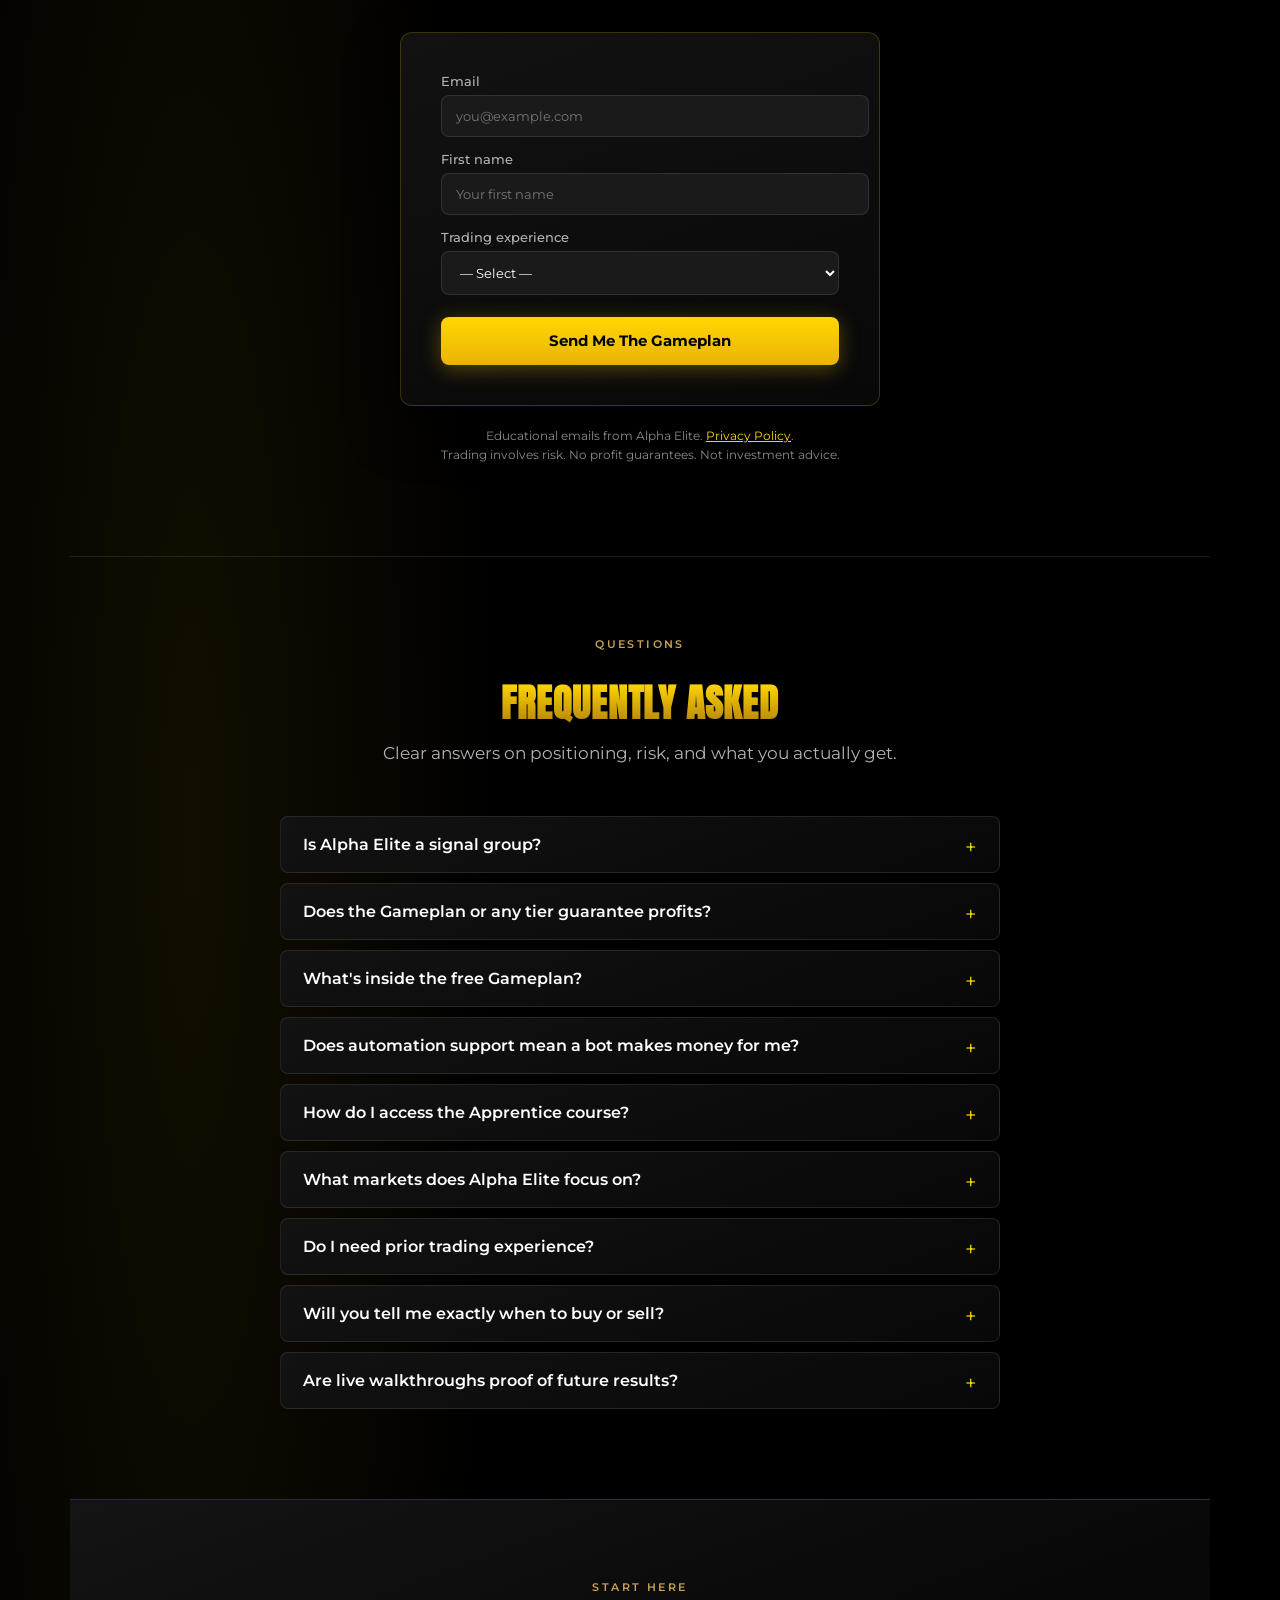
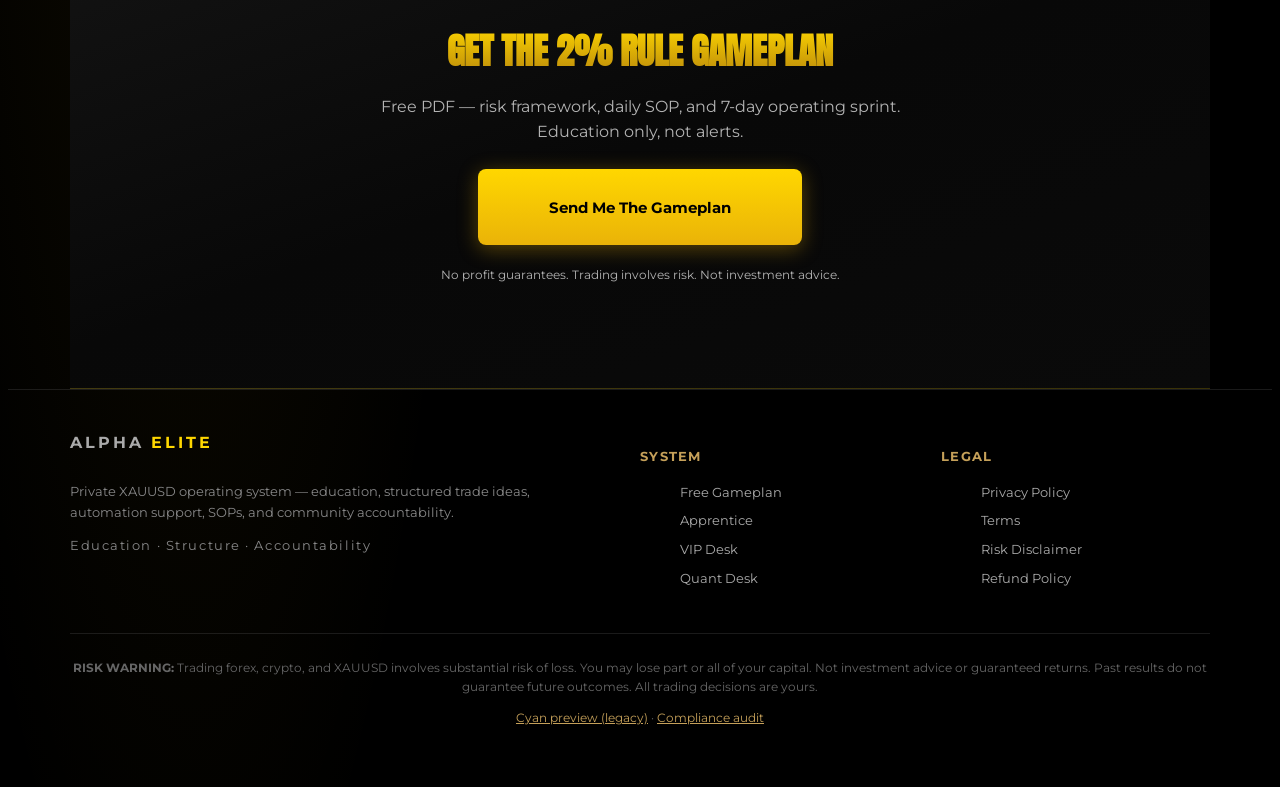
<file: web/wordpress/html/homepage-dark-gold.html>
<!DOCTYPE html>
<html lang="en">
<head>
  <meta charset="UTF-8" />
  <meta name="viewport" content="width=device-width, initial-scale=1.0" />
  <title>Alpha Elite — Private Financial Operating System</title>
  <link rel="stylesheet" href="alpha-elite-tokens.css" />
  <style>
    .header-inner {
      max-width: var(--ae-max); margin: 0 auto; padding: 16px 24px;
      display: flex; align-items: center; justify-content: space-between;
    }
    .nav { display: flex; gap: 24px; align-items: center; }
    .nav a { color: var(--ae-muted); font-size: 0.875rem; text-decoration: none; font-weight: 500; }
    .nav a:hover { color: var(--ae-gold); }
    .nav .ae-btn-gold { padding: 10px 20px; min-height: 40px; font-size: 0.8rem; }
    .header-badge { margin-left: auto; margin-right: 16px; }
    .optin-section {
      padding: 80px 0;
      border-top: 1px solid var(--ae-border);
    }
    .optin-section h2 {
      font-family: var(--ae-font-display);
      text-transform: uppercase;
      font-size: clamp(1.75rem, 3vw, 2.5rem);
      text-align: center;
      background: linear-gradient(180deg, #ffd700, #b8860b);
      -webkit-background-clip: text;
      -webkit-text-fill-color: transparent;
      background-clip: text;
      margin-bottom: 12px;
    }
    .optin-intro { text-align: center; color: var(--ae-muted); max-width: 560px; margin: 0 auto 36px; }
    .features { display: grid; grid-template-columns: repeat(3,1fr); gap: 20px; margin-bottom: 36px; }
    .feat {
      text-align: center; padding: 20px;
      border: 1px solid var(--ae-border); border-radius: 12px;
      background: rgba(255,255,255,0.02);
    }
    .feat h4 { color: var(--ae-gold); font-size: 0.9rem; margin-bottom: 6px; }
    .feat p { font-size: 0.8rem; color: var(--ae-muted); }
    .form-wrap { max-width: 480px; margin: 0 auto; }
    .form-legal { text-align: center; font-size: 12px; color: var(--ae-disclaimer); margin-top: 20px; line-height: 1.6; }
    .form-legal a { color: var(--ae-gold); }
    .footer {
      border-top: 1px solid var(--ae-border);
      padding: 40px 24px; text-align: center;
      font-size: 12px; color: #666; line-height: 1.6;
    }
    .footer a { color: var(--ae-gold-muted); }
    .desk-panel { background: #1a1a1a; border-radius: 8px; padding: 16px; margin-bottom: 12px; }
    .desk-label-sm { font-size: 11px; color: var(--ae-disclaimer); text-transform: uppercase; letter-spacing: 0.08em; }
    .stat-grid { display: grid; grid-template-columns: 1fr 1fr; gap: 12px; }
    .stat-inner { background: #1a1a1a; border-radius: 8px; padding: 12px; }
    .stat-gold { font-size: 22px; font-weight: 700; color: var(--ae-gold); }
    .desk-foot { font-size: 11px; color: #555; margin-top: 14px; }
    .tier-row { display: flex; gap: 16px; align-items: center; margin-top: 24px; }
    .tier-note { font-size: 13px; color: var(--ae-muted); line-height: 1.5; }
    .tier-note strong { color: var(--ae-text); }

    /* Shared section styles */
    .ae-section {
      padding: 80px 0;
      border-top: 1px solid var(--ae-border);
    }
    .ae-section-head {
      text-align: center;
      max-width: 640px;
      margin: 0 auto 48px;
    }
    .ae-section-head h2 {
      font-family: var(--ae-font-display);
      text-transform: uppercase;
      font-size: clamp(1.75rem, 3vw, 2.5rem);
      letter-spacing: 0.02em;
      line-height: 1.05;
      margin-bottom: 14px;
      background: linear-gradient(180deg, #ffd700, #b8860b);
      -webkit-background-clip: text;
      -webkit-text-fill-color: transparent;
      background-clip: text;
    }
    .ae-section-head p {
      color: var(--ae-muted);
      font-size: 1.05rem;
      line-height: 1.65;
    }

    /* not-signal-group */
    .contrast-grid {
      display: grid;
      grid-template-columns: 1fr 1fr;
      gap: 20px;
      max-width: 900px;
      margin: 0 auto;
    }
    .contrast-card {
      border-radius: 12px;
      padding: 28px;
    }
    .contrast-card--muted {
      background: rgba(255,255,255,0.02);
      border: 1px solid var(--ae-border);
    }
    .contrast-card--gold {
      background: linear-gradient(145deg, #141414, #0a0a0a);
      border: 1px solid var(--ae-border-gold);
      box-shadow: 0 0 40px rgba(245, 158, 11, 0.06);
    }
    .contrast-label {
      font-size: 11px;
      font-weight: 700;
      letter-spacing: 0.12em;
      text-transform: uppercase;
      margin-bottom: 16px;
    }
    .contrast-label--bad { color: #888; }
    .contrast-label--good { color: var(--ae-gold); }
    .contrast-list {
      list-style: none;
      display: flex;
      flex-direction: column;
      gap: 14px;
    }
    .contrast-list li {
      font-size: 0.95rem;
      line-height: 1.5;
      padding-left: 22px;
      position: relative;
      color: var(--ae-muted);
    }
    .contrast-card--gold .contrast-list li { color: var(--ae-text); }
    .contrast-list li::before {
      position: absolute;
      left: 0;
      font-weight: 700;
    }
    .contrast-card--muted .contrast-list li::before { content: '✕'; color: #666; }
    .contrast-card--gold .contrast-list li::before { content: '✓'; color: var(--ae-gold); }
    .contrast-note {
      text-align: center;
      font-size: 12px;
      color: var(--ae-disclaimer);
      margin-top: 24px;
      max-width: 720px;
      margin-left: auto;
      margin-right: auto;
      line-height: 1.6;
    }

    /* how-it-works timeline */
    .timeline {
      display: grid;
      grid-template-columns: repeat(4, 1fr);
      gap: 16px;
      position: relative;
    }
    .timeline::before {
      content: '';
      position: absolute;
      top: 28px;
      left: 12%;
      right: 12%;
      height: 1px;
      background: linear-gradient(90deg, transparent, var(--ae-border-gold), transparent);
      z-index: 0;
    }
    .timeline-step {
      text-align: center;
      position: relative;
      z-index: 1;
    }
    .step-num {
      width: 56px;
      height: 56px;
      border-radius: 50%;
      margin: 0 auto 16px;
      display: flex;
      align-items: center;
      justify-content: center;
      font-family: var(--ae-font-display);
      font-size: 1.25rem;
      color: var(--ae-gold);
      background: #0a0a0a;
      border: 1px solid var(--ae-border-gold);
      box-shadow: 0 0 20px rgba(245, 158, 11, 0.12);
    }
    .step-title {
      font-weight: 700;
      font-size: 1rem;
      margin-bottom: 8px;
      color: var(--ae-text);
    }
    .step-desc {
      font-size: 0.85rem;
      color: var(--ae-muted);
      line-height: 1.5;
      max-width: 200px;
      margin: 0 auto;
    }

    /* offers */
    .offers-grid {
      display: grid;
      grid-template-columns: repeat(3, 1fr);
      gap: 20px;
      align-items: stretch;
    }
    .offer-card {
      background: linear-gradient(160deg, #121212, #080808);
      border: 1px solid var(--ae-border);
      border-radius: 12px;
      padding: 32px 24px;
      display: flex;
      flex-direction: column;
    }
    .offer-card--featured {
      border-color: var(--ae-border-gold);
      box-shadow: 0 0 48px rgba(245, 158, 11, 0.1);
      transform: scale(1.02);
    }
    .offer-badge {
      display: inline-block;
      font-size: 10px;
      font-weight: 700;
      letter-spacing: 0.1em;
      text-transform: uppercase;
      color: #000;
      background: linear-gradient(135deg, #c5a059, #ffd700);
      padding: 5px 10px;
      border-radius: 4px;
      margin-bottom: 16px;
      align-self: flex-start;
    }
    .offer-tier {
      font-size: 11px;
      font-weight: 600;
      letter-spacing: 0.14em;
      text-transform: uppercase;
      color: var(--ae-gold-muted);
      margin-bottom: 8px;
    }
    .offer-card h3 {
      font-size: 1.35rem;
      font-weight: 700;
      margin-bottom: 8px;
    }
    .offer-price {
      font-family: var(--ae-font-display);
      font-size: 2rem;
      color: var(--ae-gold);
      margin-bottom: 20px;
      letter-spacing: 0.02em;
    }
    .offer-price span {
      font-family: var(--ae-font-body);
      font-size: 0.85rem;
      color: var(--ae-disclaimer);
      font-weight: 400;
    }
    .offer-features {
      list-style: none;
      flex: 1;
      margin-bottom: 24px;
    }
    .offer-features li {
      font-size: 0.9rem;
      color: var(--ae-muted);
      padding: 8px 0;
      padding-left: 22px;
      position: relative;
      border-bottom: 1px solid rgba(255,255,255,0.04);
      line-height: 1.45;
    }
    .offer-features li::before {
      content: '✓';
      position: absolute;
      left: 0;
      color: var(--ae-gold);
      font-weight: 700;
    }
    .offer-card .ae-btn-gold,
    .offer-card .ae-btn-outline {
      width: 100%;
      font-size: 0.9rem;
      padding: 12px 20px;
      min-height: 44px;
    }
    .offers-foot {
      text-align: center;
      margin-top: 28px;
      font-size: 0.9rem;
      color: var(--ae-muted);
    }
    .offers-foot a { color: var(--ae-gold); text-decoration: none; }

    /* faq */
    .faq-list {
      max-width: 720px;
      margin: 0 auto;
    }
    .faq-list details {
      background: linear-gradient(160deg, #121212, #080808);
      border: 1px solid var(--ae-border);
      border-radius: 8px;
      padding: 18px 22px;
      margin-bottom: 10px;
    }
    .faq-list details[open] { border-color: var(--ae-border-gold); }
    .faq-list summary {
      font-weight: 600;
      cursor: pointer;
      color: var(--ae-text);
      list-style: none;
    }
    .faq-list summary::-webkit-details-marker { display: none; }
    .faq-list summary::after {
      content: '+';
      float: right;
      color: var(--ae-gold);
      font-weight: 400;
      font-size: 1.25rem;
    }
    .faq-list details[open] summary::after { content: '−'; }
    .faq-list details p {
      margin-top: 14px;
      font-size: 0.9rem;
      color: var(--ae-muted);
      line-height: 1.6;
    }
    .faq-list details p strong { color: var(--ae-text); }

    /* what-you-learn / system library */
    .library-flow {
      background: linear-gradient(145deg, #141414, #0a0a0a);
      border: 1px solid var(--ae-border-gold);
      border-radius: 12px;
      padding: 24px 28px;
      margin-bottom: 24px;
      text-align: center;
    }
    .library-flow p {
      color: var(--ae-muted);
      font-size: 0.95rem;
      line-height: 1.6;
      max-width: 720px;
      margin: 0 auto;
    }
    .library-flow strong { color: var(--ae-text); }
    .library-grid {
      display: grid;
      grid-template-columns: repeat(3, 1fr);
      gap: 20px;
    }
    .library-card {
      background: linear-gradient(160deg, #121212, #080808);
      border: 1px solid var(--ae-border);
      border-radius: 12px;
      padding: 28px 22px;
      transition: border-color 0.2s;
    }
    .library-card:hover { border-color: var(--ae-border-gold); }
    .library-icon {
      width: 44px;
      height: 44px;
      border-radius: 10px;
      background: rgba(255, 215, 0, 0.1);
      border: 1px solid var(--ae-border-gold);
      display: flex;
      align-items: center;
      justify-content: center;
      font-size: 1.1rem;
      margin-bottom: 16px;
      color: var(--ae-gold);
    }
    .library-card h3 {
      font-size: 1.05rem;
      font-weight: 700;
      margin-bottom: 10px;
      color: var(--ae-text);
    }
    .library-card p {
      font-size: 0.88rem;
      color: var(--ae-muted);
      line-height: 1.55;
    }
    .library-cta {
      text-align: center;
      margin-top: 28px;
    }
    .library-cta a {
      color: var(--ae-gold);
      text-decoration: none;
      font-weight: 600;
      font-size: 0.95rem;
    }

    /* curriculum modules */
    .curriculum-list {
      max-width: 800px;
      margin: 0 auto;
      display: flex;
      flex-direction: column;
      gap: 10px;
    }
    .module-card {
      background: linear-gradient(160deg, #121212, #080808);
      border: 1px solid var(--ae-border);
      border-radius: 10px;
      overflow: hidden;
    }
    .module-card[open] { border-color: var(--ae-border-gold); }
    .module-card summary {
      padding: 18px 22px;
      cursor: pointer;
      list-style: none;
      display: flex;
      align-items: center;
      gap: 16px;
    }
    .module-card summary::-webkit-details-marker { display: none; }
    .module-badge {
      font-size: 10px;
      font-weight: 700;
      letter-spacing: 0.1em;
      text-transform: uppercase;
      color: #000;
      background: linear-gradient(135deg, #c5a059, #ffd700);
      padding: 4px 10px;
      border-radius: 4px;
      flex-shrink: 0;
    }
    .module-title {
      font-weight: 700;
      font-size: 1rem;
      color: var(--ae-text);
      flex: 1;
    }
    .module-meta {
      font-size: 0.8rem;
      color: var(--ae-disclaimer);
      flex-shrink: 0;
    }
    .module-body {
      padding: 0 22px 20px 22px;
      border-top: 1px solid var(--ae-border);
    }
    .module-outcome {
      font-size: 0.9rem;
      color: var(--ae-gold-muted);
      margin: 14px 0 10px;
      font-weight: 600;
    }
    .module-includes {
      list-style: none;
      display: flex;
      flex-direction: column;
      gap: 8px;
    }
    .module-includes li {
      font-size: 0.88rem;
      color: var(--ae-muted);
      padding-left: 18px;
      position: relative;
      line-height: 1.45;
    }
    .module-includes li::before {
      content: '·';
      position: absolute;
      left: 4px;
      color: var(--ae-gold);
      font-weight: 700;
    }

    /* who-its-for */
    .who-grid {
      display: grid;
      grid-template-columns: 1fr 1fr;
      gap: 20px;
      max-width: 900px;
      margin: 0 auto;
    }
    .who-card {
      border-radius: 12px;
      padding: 28px;
    }
    .who-card--for {
      background: linear-gradient(145deg, #141414, #0a0a0a);
      border: 1px solid var(--ae-border-gold);
    }
    .who-card--not {
      background: rgba(255,255,255,0.02);
      border: 1px solid var(--ae-border);
    }
    .who-card h3 {
      font-size: 1rem;
      font-weight: 700;
      margin-bottom: 16px;
      text-transform: uppercase;
      letter-spacing: 0.06em;
      font-size: 0.85rem;
    }
    .who-card--for h3 { color: var(--ae-gold); }
    .who-card--not h3 { color: #888; }
    .who-list {
      list-style: none;
      display: flex;
      flex-direction: column;
      gap: 12px;
    }
    .who-list li {
      font-size: 0.9rem;
      color: var(--ae-muted);
      line-height: 1.5;
      padding-left: 20px;
      position: relative;
    }
    .who-card--for .who-list li { color: var(--ae-text); }
    .who-card--for .who-list li::before { content: '✓'; position: absolute; left: 0; color: var(--ae-gold); }
    .who-card--not .who-list li::before { content: '✕'; position: absolute; left: 0; color: #666; }
    .who-prereq {
      text-align: center;
      font-size: 0.88rem;
      color: var(--ae-disclaimer);
      margin-top: 24px;
      max-width: 680px;
      margin-left: auto;
      margin-right: auto;
      line-height: 1.6;
    }

    /* testimonials — placeholder until G1-approved quotes */
    .testimonials-grid {
      display: grid;
      grid-template-columns: repeat(3, 1fr);
      gap: 20px;
      max-width: 960px;
      margin: 0 auto;
    }
    .testimonial-card {
      background: linear-gradient(160deg, #121212, #080808);
      border: 1px solid var(--ae-border);
      border-radius: 12px;
      padding: 28px 24px;
      text-align: left;
      position: relative;
    }
    .testimonial-card:hover { border-color: var(--ae-border-gold); }
    .testimonial-placeholder {
      display: inline-block;
      font-size: 9px;
      font-weight: 700;
      letter-spacing: 0.12em;
      text-transform: uppercase;
      color: var(--ae-gold-muted);
      border: 1px dashed rgba(197, 160, 89, 0.4);
      padding: 3px 8px;
      border-radius: 4px;
      margin-bottom: 14px;
    }
    .testimonial-quote {
      font-size: 0.95rem;
      color: var(--ae-text);
      line-height: 1.65;
      margin-bottom: 20px;
      font-style: italic;
    }
    .testimonial-quote::before {
      content: '"';
      color: var(--ae-gold-muted);
      font-size: 1.5rem;
      line-height: 0;
      vertical-align: -0.2em;
      margin-right: 2px;
    }
    .testimonial-author {
      font-size: 0.85rem;
      font-weight: 600;
      color: var(--ae-gold-muted);
    }
    .testimonial-role {
      font-size: 0.78rem;
      color: var(--ae-disclaimer);
      margin-top: 4px;
    }
    .testimonials-note {
      text-align: center;
      font-size: 0.82rem;
      color: var(--ae-disclaimer);
      margin-top: 28px;
      max-width: 640px;
      margin-left: auto;
      margin-right: auto;
      line-height: 1.6;
    }

    /* VSL video frame — click-to-load facade */
    .vsl-section { padding-top: 64px; padding-bottom: 64px; }
    .vsl-wrap {
      max-width: 880px;
      margin: 0 auto;
      padding: 3px;
      border-radius: 16px;
      background: linear-gradient(135deg, #8b6914 0%, #ffd700 35%, #c5a059 65%, #b8860b 100%);
      box-shadow:
        0 0 0 1px rgba(255, 215, 0, 0.15),
        0 24px 80px rgba(0, 0, 0, 0.55),
        0 0 48px rgba(245, 158, 11, 0.12);
    }
    .vsl-inner {
      border-radius: 13px;
      overflow: hidden;
      background: #050505;
      aspect-ratio: 16 / 9;
      position: relative;
    }
    .vsl-facade {
      position: absolute;
      inset: 0;
      display: flex;
      flex-direction: column;
      align-items: center;
      justify-content: center;
      gap: 16px;
      cursor: pointer;
      background:
        radial-gradient(ellipse 80% 60% at 50% 40%, rgba(255, 215, 0, 0.06) 0%, transparent 70%),
        linear-gradient(160deg, #141414 0%, #080808 100%);
      border: none;
      width: 100%;
      height: 100%;
      padding: 24px;
      color: inherit;
      font-family: inherit;
      transition: background 0.2s;
    }
    .vsl-facade:hover {
      background:
        radial-gradient(ellipse 80% 60% at 50% 40%, rgba(255, 215, 0, 0.1) 0%, transparent 70%),
        linear-gradient(160deg, #1a1a1a 0%, #0a0a0a 100%);
    }
    .vsl-facade.is-hidden { display: none; }
    .vsl-play-ring {
      width: 80px;
      height: 80px;
      border-radius: 50%;
      display: flex;
      align-items: center;
      justify-content: center;
      background: rgba(255, 215, 0, 0.12);
      border: 2px solid rgba(255, 215, 0, 0.55);
      box-shadow: 0 0 32px rgba(245, 158, 11, 0.25);
      transition: transform 0.2s, box-shadow 0.2s;
    }
    .vsl-facade:hover .vsl-play-ring {
      transform: scale(1.05);
      box-shadow: 0 0 40px rgba(245, 158, 11, 0.35);
    }
    .vsl-play-ring svg {
      width: 28px;
      height: 28px;
      margin-left: 4px;
      fill: var(--ae-gold);
    }
    .vsl-facade-label {
      font-size: 0.8rem;
      font-weight: 600;
      letter-spacing: 0.14em;
      text-transform: uppercase;
      color: var(--ae-gold-muted);
    }
    .vsl-facade-title {
      font-size: 1.05rem;
      font-weight: 600;
      color: var(--ae-text);
      text-align: center;
      max-width: 360px;
      line-height: 1.45;
    }
    .vsl-facade-duration {
      font-size: 0.75rem;
      color: var(--ae-disclaimer);
    }
    .vsl-embed {
      position: absolute;
      inset: 0;
      width: 100%;
      height: 100%;
      border: none;
      display: none;
    }
    .vsl-embed.is-active { display: block; }
    .vsl-placeholder-badge {
      position: absolute;
      top: 12px;
      right: 12px;
      font-size: 9px;
      font-weight: 700;
      letter-spacing: 0.1em;
      text-transform: uppercase;
      color: var(--ae-gold-muted);
      border: 1px dashed rgba(197, 160, 89, 0.45);
      padding: 4px 8px;
      border-radius: 4px;
      background: rgba(0, 0, 0, 0.6);
      pointer-events: none;
    }
    .vsl-note {
      text-align: center;
      font-size: 0.82rem;
      color: var(--ae-disclaimer);
      margin-top: 20px;
      max-width: 560px;
      margin-left: auto;
      margin-right: auto;
      line-height: 1.6;
    }
    .vsl-cta-row {
      display: flex;
      justify-content: center;
      margin-top: 28px;
    }

    .final-cta {
      background: linear-gradient(160deg, #141414 0%, #080808 50%, #0a0a0a 100%);
      border-top: 1px solid var(--ae-border-gold);
      border-bottom: 1px solid var(--ae-border-gold);
      text-align: center;
    }
    .final-cta-inner { max-width: 560px; margin: 0 auto; }
    .final-cta h2 {
      font-family: var(--ae-font-display); text-transform: uppercase;
      font-size: clamp(1.5rem, 3vw, 2.25rem); margin-bottom: 14px;
      background: linear-gradient(180deg, #ffd700, #b8860b);
      -webkit-background-clip: text; -webkit-text-fill-color: transparent; background-clip: text;
    }
    .final-cta p { color: var(--ae-muted); margin-bottom: 24px; line-height: 1.6; }
    .final-cta .ae-btn-gold { min-width: 260px; }

    .footer-grid {
      max-width: var(--ae-max); margin: 0 auto 32px;
      display: grid; grid-template-columns: 2fr 1fr 1fr; gap: 32px; text-align: left;
    }
    .footer-grid h4 {
      font-size: 0.8rem; font-weight: 700; letter-spacing: 0.1em;
      text-transform: uppercase; color: var(--ae-gold-muted); margin-bottom: 14px;
    }
    .footer-grid p, .footer-grid li { font-size: 13px; color: #888; line-height: 1.6; }
    .footer-grid ul { list-style: none; }
    .footer-grid li { margin-bottom: 8px; }
    .footer-grid a { color: #aaa; text-decoration: none; }
    .footer-grid a:hover { color: var(--ae-gold); }
    .footer-tagline { font-size: 11px; color: var(--ae-gold-muted); letter-spacing: 0.12em; margin-top: 8px; }
    .footer-bottom {
      border-top: 1px solid var(--ae-border); padding-top: 24px;
      font-size: 12px; color: #666; line-height: 1.6; max-width: var(--ae-max); margin: 0 auto; text-align: center;
    }

    @media (max-width: 767px) {
      .nav { display: none; }
      .header-badge { display: none; }
      .features { grid-template-columns: 1fr; }
      .contrast-grid { grid-template-columns: 1fr; }
      .timeline { grid-template-columns: 1fr; }
      .timeline::before { display: none; }
      .offers-grid { grid-template-columns: 1fr; }
      .offer-card--featured { transform: none; }
      .ae-section { padding: 56px 0; }
      .library-grid { grid-template-columns: 1fr; }
      .who-grid { grid-template-columns: 1fr; }
      .testimonials-grid { grid-template-columns: 1fr; }
      .footer-grid { grid-template-columns: 1fr; text-align: center; }
      .module-meta { display: none; }
    }
  </style>
</head>
<body class="ae-theme-gold">

  <header class="ae-header-gold">
    <div class="header-inner">
      <a href="#" class="ae-logo-gold">Alpha <span>Elite</span></a>
      <span class="ae-badge-seal header-badge">Free Gameplan</span>
      <nav class="nav">
        <a href="#what-you-learn">System</a>
        <a href="#how-it-works">How it works</a>
        <a href="#offers">Offers</a>
        <a href="#faq">FAQ</a>
        <a href="#get-gameplan" class="ae-btn-gold">Get The 2% Rule Gameplan</a>
      </nav>
    </div>
  </header>

  <main class="ae-container">
  <section class="ae-hero-grid" id="hero-main">
    <div class="ae-hero-content">
      <span class="ae-eyebrow-gold">Private XAUUSD operating system</span>

      <h1 class="ae-hero-title">
        You Don't Need Another Signal.<br>
        You Need A System That Stops You From Trading Emotionally.
      </h1>

      <p class="ae-body-text">
        Education, structured trade ideas, automation support, SOPs, and community accountability —
        on a 2% risk framework. No guessing. No signal chasing.
      </p>

      <div class="ae-cta-row">
        <a href="#get-gameplan" class="ae-btn-gold">Get The 2% Rule Gameplan</a>
        <a href="#alpha-elite-system" class="ae-btn-outline">View Alpha Elite System</a>
      </div>

      <p class="ae-disclaimer-micro">
        No profit guarantees. Trading involves risk. Built for education, structure, community accountability, and risk-aware habits. Not investment advice.
      </p>

      <div class="tier-row" id="alpha-elite-system">
        <div class="ae-tier-bubble">
          <span class="label">Free</span>
          <span class="value">PDF</span>
        </div>
        <p class="tier-note">
          <strong>2% Rule Gameplan</strong> — risk management framework, daily SOP checklist, 7-day operating sprint.<br>
          Free · education only · no alert chasing.
        </p>
      </div>

      <div class="ae-trust-row" style="margin-top:20px">
        <span class="ae-trust-pill">2% Risk Framework</span>
        <span class="ae-trust-pill">Daily SOP</span>
        <span class="ae-trust-pill">Private Desk</span>
      </div>
    </div>

    <div class="ae-hero-visual">
      <div class="ae-desk-card-gold" role="img" aria-label="Operating desk preview">
        <div style="display:flex;justify-content:space-between;margin-bottom:16px">
          <span class="desk-label-sm">Operating desk</span>
          <span style="font-size:12px;color:#34d399;display:flex;align-items:center;gap:6px">
            <span style="width:6px;height:6px;border-radius:50%;background:#34d399"></span>
            Review mode
          </span>
        </div>
        <div class="desk-panel">
          <div class="desk-label-sm" style="margin-bottom:10px">Pre-trade checklist</div>
          <div style="font-size:14px;color:#fff;margin-bottom:8px">☐ Sized to 2% risk framework</div>
          <div style="font-size:14px;color:#888;margin-bottom:8px">☐ Journal SOP</div>
          <div style="font-size:14px;color:#888">☐ Weekly review</div>
        </div>
        <div class="stat-grid">
          <div class="stat-inner">
            <div class="desk-label-sm">Risk framework (edu)</div>
            <div class="stat-gold">2%</div>
          </div>
          <div class="stat-inner">
            <div class="desk-label-sm">State</div>
            <div style="font-weight:600;color:#fff;font-size:14px">Structured</div>
          </div>
        </div>
        <p class="desk-foot">UI illustration only · Not real account data · Trading involves risk.</p>
      </div>
    </div>
  </section>

  <!-- S03: Not a signal group -->
  <section class="ae-section" id="not-signal-group">
    <div class="ae-section-head">
      <span class="ae-eyebrow-gold">Differentiation</span>
      <h2>Not A Signal Group.<br>An Operating System.</h2>
      <p>Alpha Elite is built for structure and accountability — not alert chasing or guaranteed outcomes.</p>
    </div>
    <div class="contrast-grid">
      <div class="contrast-card contrast-card--muted">
        <div class="contrast-label contrast-label--bad">Signal-group habits</div>
        <ul class="contrast-list">
          <li>Chasing entries from alerts</li>
          <li>Random position sizing</li>
          <li>No journal or weekly review</li>
          <li>Isolated guessing</li>
        </ul>
      </div>
      <div class="contrast-card contrast-card--gold">
        <div class="contrast-label contrast-label--good">Operating-system habits</div>
        <ul class="contrast-list">
          <li>Structured trade ideas inside SOPs (education)</li>
          <li>2% risk management framework</li>
          <li>Daily SOP + weekly accountability</li>
          <li>Community accountability</li>
        </ul>
      </div>
    </div>
    <p class="contrast-note">
      Applying a framework gives you structure to operate — trading outcomes still depend on you and involve risk. No profit guarantees.
    </p>
  </section>

  <!-- S11: VSL / video demo — replace YOUTUBE_ID before launch -->
  <section class="ae-section vsl-section" id="video-demo">
    <div class="ae-section-head">
      <span class="ae-eyebrow-gold">Watch first</span>
      <h2>Inside The Operating System</h2>
      <p>~90 seconds — how education, SOPs, and accountability fit together. Not a signal pitch.</p>
    </div>
    <div class="vsl-wrap">
      <div class="vsl-inner" id="vsl-player">
        <span class="vsl-placeholder-badge">VSL · YouTube unlisted</span>
        <button type="button" class="vsl-facade" id="vsl-facade" aria-label="Play video: Inside the Alpha Elite operating system">
          <div class="vsl-play-ring" aria-hidden="true">
            <svg viewBox="0 0 24 24"><path d="M8 5v14l11-7z"/></svg>
          </div>
          <span class="vsl-facade-label">Play walkthrough</span>
          <span class="vsl-facade-title">Inside the Alpha Elite operating system</span>
          <span class="vsl-facade-duration">~90 sec · click to load</span>
        </button>
        <iframe
          class="vsl-embed"
          id="vsl-embed"
          title="Alpha Elite operating system walkthrough"
          allow="accelerometer; autoplay; clipboard-write; encrypted-media; gyroscope; picture-in-picture"
          allowfullscreen
          loading="lazy"
        ></iframe>
      </div>
    </div>
    <p class="vsl-note">
      Education only · trading involves risk · not investment advice.
      Video must open with spoken risk disclaimer before publish (G1).
    </p>
    <div class="vsl-cta-row">
      <a href="#get-gameplan" class="ae-btn-gold">Get The 2% Rule Gameplan</a>
    </div>
  </section>

  <!-- S04: What you learn (curriculum pillars) -->
  <section class="ae-section" id="what-you-learn">
    <div class="ae-section-head">
      <span class="ae-eyebrow-gold">What you learn</span>
      <h2>Install Operating Skills — Not More Alerts</h2>
      <p>A three-phase education path: foundations, core protocol, and review discipline. Every lesson includes definition, application, and worksheets.</p>
    </div>
    <div class="library-flow">
      <p><strong>Foundations → Core protocol → Review discipline.</strong> Structured for serious XAUUSD operators who want education inside SOPs — not another signal feed.</p>
    </div>
    <div class="library-grid">
      <div class="library-card">
        <div class="library-icon">◈</div>
        <h3>Market structure literacy</h3>
        <p>How liquidity, imbalance zones, and structure breaks fit inside a documented analysis framework — for education, not alert chasing.</p>
      </div>
      <div class="library-card">
        <div class="library-icon">⚖</div>
        <h3>Risk &amp; SOP protocol</h3>
        <p>Install the 2% risk management framework, pre-trade checklists, and a trading journal workflow you repeat every session.</p>
      </div>
      <div class="library-card">
        <div class="library-icon">☑</div>
        <h3>Desk review discipline</h3>
        <p>Weekly review cadence, setup grading inside SOPs, and community accountability — so execution stays structured, not emotional.</p>
      </div>
    </div>
    <p class="library-cta"><a href="#curriculum">See full curriculum ↓</a></p>
    <p class="contrast-note" style="margin-top:16px">Trading involves risk. Examples are illustrative. Not investment advice.</p>
  </section>

  <!-- S07: How it works -->
  <section class="ae-section" id="how-it-works">
    <div class="ae-section-head">
      <span class="ae-eyebrow-gold">Your path</span>
      <h2>How It Works</h2>
      <p>Start free with the Gameplan. Upgrade when you're ready to install the full operating desk.</p>
    </div>
    <div class="timeline">
      <div class="timeline-step">
        <div class="step-num">01</div>
        <div class="step-title">Gameplan</div>
        <p class="step-desc">Free PDF · 2% rule framework · 7-day operating sprint</p>
      </div>
      <div class="timeline-step">
        <div class="step-num">02</div>
        <div class="step-title">Apprentice</div>
        <p class="step-desc">LearnHouse modules · daily SOP install · risk protocol</p>
      </div>
      <div class="timeline-step">
        <div class="step-num">03</div>
        <div class="step-title">VIP Desk</div>
        <p class="step-desc">Private channel · SOP library · structured ideas (edu)</p>
      </div>
      <div class="timeline-step">
        <div class="step-num">04</div>
        <div class="step-title">Quant</div>
        <p class="step-desc">By application · desk workflows · education only</p>
      </div>
    </div>
  </section>

  <!-- Curriculum: Apprentice modules -->
  <section class="ae-section" id="curriculum">
    <div class="ae-section-head">
      <span class="ae-eyebrow-gold">Curriculum</span>
      <h2>Apprentice Operating Course</h2>
      <p>~14 lessons · 5 modules · worksheets · LearnHouse access. Education only — no profit promises.</p>
    </div>
    <div class="curriculum-list">
      <details class="module-card">
        <summary>
          <span class="module-badge">M1</span>
          <span class="module-title">Operating Mindset</span>
          <span class="module-meta">3 lessons</span>
        </summary>
        <div class="module-body">
          <p class="module-outcome">Outcome: Separate emotional execution from structured habits</p>
          <ul class="module-includes">
            <li>Emotional-trading self-audit</li>
            <li>Why systems beat alert chasing</li>
            <li>Desk readiness checklist</li>
          </ul>
        </div>
      </details>
      <details class="module-card">
        <summary>
          <span class="module-badge">M2</span>
          <span class="module-title">The 2% Rule In Practice</span>
          <span class="module-meta">4 lessons</span>
        </summary>
        <div class="module-body">
          <p class="module-outcome">Outcome: Size positions using the risk framework — every trade</p>
          <ul class="module-includes">
            <li>2% sizing worksheet</li>
            <li>Pre-trade risk gate</li>
            <li>When not to trade</li>
            <li>Journal risk fields</li>
          </ul>
        </div>
      </details>
      <details class="module-card" open>
        <summary>
          <span class="module-badge">M3</span>
          <span class="module-title">Daily &amp; Weekly SOPs</span>
          <span class="module-meta">3 lessons</span>
        </summary>
        <div class="module-body">
          <p class="module-outcome">Outcome: Run the same before/after session process every week</p>
          <ul class="module-includes">
            <li>Daily SOP checklist</li>
            <li>Weekly review template</li>
            <li>Setup documentation format</li>
            <li>Trading journal workflow (learning — not P&amp;L marketing)</li>
          </ul>
        </div>
      </details>
      <details class="module-card">
        <summary>
          <span class="module-badge">M4</span>
          <span class="module-title">Automation Support Literacy</span>
          <span class="module-meta">2 lessons</span>
        </summary>
        <div class="module-body">
          <p class="module-outcome">Outcome: Understand automation as support — not passive income</p>
          <ul class="module-includes">
            <li>Automation overview (education)</li>
            <li>Tool checklist — what you still decide manually</li>
          </ul>
        </div>
      </details>
      <details class="module-card">
        <summary>
          <span class="module-badge">M5</span>
          <span class="module-title">Path To VIP</span>
          <span class="module-meta">2 lessons</span>
        </summary>
        <div class="module-body">
          <p class="module-outcome">Outcome: Know when operating habits are ready for the private desk</p>
          <ul class="module-includes">
            <li>VIP desk overview &amp; accountability rules</li>
            <li>Upgrade checklist — structure first</li>
          </ul>
        </div>
      </details>
    </div>
  </section>

  <!-- Who it's for -->
  <section class="ae-section" id="who-its-for">
    <div class="ae-section-head">
      <span class="ae-eyebrow-gold">Fit check</span>
      <h2>Built For Operators — Not Signal Chasers</h2>
    </div>
    <div class="who-grid">
      <div class="who-card who-card--for">
        <h3>For you if</h3>
        <ul class="who-list">
          <li>You want structure, SOPs, and accountability on XAUUSD</li>
          <li>You'll paper-trade or backtest before sizing real risk</li>
          <li>You know basic market structure and want an operating system around it</li>
        </ul>
      </div>
      <div class="who-card who-card--not">
        <h3>Not for you if</h3>
        <ul class="who-list">
          <li>You want guaranteed profits, win-rate hype, or passive bot income</li>
          <li>You chase alerts and won't run a journal or weekly review</li>
          <li>You want financial advice — this is education only</li>
        </ul>
      </div>
    </div>
    <p class="who-prereq">We recommend 1–3 months of practice on the framework before increasing size. Outcomes vary; trading involves risk.</p>
  </section>

  <!-- S06: Testimonials (placeholder — replace with G1-approved quotes) -->
  <section class="ae-section" id="testimonials">
    <div class="ae-section-head">
      <span class="ae-eyebrow-gold">Operator voices</span>
      <h2>Structure Over Chaos</h2>
      <p>Members describe habits and discipline — not profits. Replace placeholders before launch traffic.</p>
    </div>
    <div class="testimonials-grid">
      <div class="testimonial-card">
        <span class="testimonial-placeholder">Placeholder · G1</span>
        <p class="testimonial-quote">I finally run a pre-trade checklist every session — even when I'm tempted to skip it.</p>
        <div class="testimonial-author">Marcus</div>
        <div class="testimonial-role">Apprentice member · XAUUSD operator</div>
      </div>
      <div class="testimonial-card">
        <span class="testimonial-placeholder">Placeholder · G1</span>
        <p class="testimonial-quote">The weekly review stopped me from revenge trading. I document setups in SOPs now, not screenshots in a chat.</p>
        <div class="testimonial-author">Sarah</div>
        <div class="testimonial-role">VIP desk member · Part-time trader</div>
      </div>
      <div class="testimonial-card">
        <span class="testimonial-placeholder">Placeholder · G1</span>
        <p class="testimonial-quote">VIP desk format helped me grade setups against rules — education inside structure, not copying alerts.</p>
        <div class="testimonial-author">James</div>
        <div class="testimonial-role">VIP desk member · Full-time operator</div>
      </div>
    </div>
    <p class="testimonials-note">
      Education and community support — individual results vary. Trading involves risk. No profit guarantees.
      Quotes are illustrative placeholders pending member approval.
    </p>
  </section>

  <!-- S11: Offers -->
  <section class="ae-section" id="offers">
    <div class="ae-section-head">
      <span class="ae-eyebrow-gold">Offer ladder</span>
      <h2>Choose Your Level</h2>
      <p>Education and operating support at every tier. One-time and membership pricing — no ROI promises.</p>
    </div>
    <div class="offers-grid">
      <div class="offer-card">
        <div class="offer-tier">Tier 1</div>
        <h3>2% Rule Gameplan</h3>
        <div class="offer-price">Free</div>
        <ul class="offer-features">
          <li>2% risk management framework PDF</li>
          <li>Daily SOP checklist</li>
          <li>7-day operating sprint</li>
          <li>Educational email sequence</li>
        </ul>
        <a href="#get-gameplan" class="ae-btn-outline">Get The 2% Rule Gameplan</a>
      </div>
      <div class="offer-card offer-card--featured">
        <span class="offer-badge">Start here</span>
        <div class="offer-tier">Tier 2</div>
        <h3>Apprentice Course</h3>
        <div class="offer-price">$297 <span>one-time</span></div>
        <ul class="offer-features">
          <li>5 modules · ~14 lessons · LearnHouse</li>
          <li>Operating Toolkit — 6 worksheets &amp; SOP templates</li>
          <li>Market structure literacy + 2% risk protocol</li>
          <li>Automation support literacy (education)</li>
        </ul>
        <a href="/checkout-apprentice/" class="ae-btn-gold">Start Apprentice Course</a>
        <p style="font-size:12px;color:var(--ae-disclaimer);line-height:1.5;margin-top:12px">PayPal checkout. Manual USDT TRC20 is available at checkout with TxID confirmation.</p>
      </div>
      <div class="offer-card">
        <div class="offer-tier">Tier 3</div>
        <h3>VIP Private Desk</h3>
        <div class="offer-price">$149 <span>mo · $1,290/yr</span></div>
        <ul class="offer-features">
          <li>Everything in Apprentice</li>
          <li>Telegram VIP accountability (rules-first)</li>
          <li>SOP library + structured idea format (edu)</li>
          <li>Annotated walkthroughs — not an alert feed</li>
        </ul>
        <a href="/checkout-vip-monthly/" class="ae-btn-outline">Start VIP Private Desk</a>
        <p style="font-size:12px;color:var(--ae-disclaimer);line-height:1.5;margin-top:12px">PayPal checkout. Manual USDT TRC20 is available at checkout with TxID confirmation.</p>
      </div>
    </div>
    <p class="offers-foot">
      Quant Desk &amp; Inner Circle available by application.
      <a href="#faq">See FAQ →</a>
    </p>
  </section>

  <section class="optin-section" id="get-gameplan">
    <h2>Get The 2% Rule Gameplan — Free</h2>
    <p class="optin-intro">One PDF — an educational operating framework, not a trade alert list.</p>

    <div class="features">
      <div class="feat"><h4>2% Rule</h4><p>Risk management framework</p></div>
      <div class="feat"><h4>Daily SOP</h4><p>Checklist</p></div>
      <div class="feat"><h4>7-Day Sprint</h4><p>Operating habits</p></div>
    </div>

    <div class="form-wrap">
      <div class="ae-form-card-gold">
        <form action="gameplan-thank-you.html" method="get">
          <label for="email">Email</label>
          <input type="email" id="email" name="email" placeholder="you@example.com" required />
          <label for="name">First name</label>
          <input type="text" id="name" name="name" placeholder="Your first name" required />
          <label for="exp">Trading experience</label>
          <select id="exp" name="exp">
            <option value="">— Select —</option>
            <option>Just starting</option>
            <option>6–24 months</option>
            <option>2+ years</option>
          </select>
          <button type="submit" class="ae-btn-gold">Send Me The Gameplan</button>
        </form>
      </div>
      <p class="form-legal">
        Educational emails from Alpha Elite. <a href="#">Privacy Policy</a>.<br>
        Trading involves risk. No profit guarantees. Not investment advice.
      </p>
    </div>
  </section>

  <!-- S12: FAQ -->
  <section class="ae-section" id="faq">
    <div class="ae-section-head">
      <span class="ae-eyebrow-gold">Questions</span>
      <h2>Frequently Asked</h2>
      <p>Clear answers on positioning, risk, and what you actually get.</p>
    </div>
    <div class="faq-list">
      <details>
        <summary>Is Alpha Elite a signal group?</summary>
        <p><strong>No.</strong> Alpha Elite is an education and operating-system community — structured trade ideas within SOPs and community accountability, not alert chasing.</p>
      </details>
      <details>
        <summary>Does the Gameplan or any tier guarantee profits?</summary>
        <p><strong>No.</strong> All content is educational. Trading involves substantial risk of loss. Past results do not guarantee future outcomes. Not investment advice.</p>
      </details>
      <details>
        <summary>What's inside the free Gameplan?</summary>
        <p>The 2% risk management framework, a daily SOP checklist, and a 7-day operating sprint — one PDF designed to replace emotional execution with structure.</p>
      </details>
      <details>
        <summary>Does automation support mean a bot makes money for me?</summary>
        <p><strong>No.</strong> Automation support means documentation and tools to help you run your own process. You own every trade decision. No passive income promises.</p>
      </details>
      <details>
        <summary>How do I access the Apprentice course?</summary>
        <p>After enrolling, you'll receive LearnHouse login details manually (within 24h SLA at MVP). Modules cover SOPs, risk protocol, and automation support literacy.</p>
      </details>
      <details>
        <summary>What markets does Alpha Elite focus on?</summary>
        <p>Education is framed around XAUUSD and structured desk workflows. Applicable risk and SOP principles are general — your broker and instrument choices are yours.</p>
      </details>
      <details>
        <summary>Do I need prior trading experience?</summary>
        <p>Basic chart and market structure familiarity helps. The Gameplan covers foundations; Apprentice installs the operating protocol. Not ideal for skipping risk education entirely.</p>
      </details>
      <details>
        <summary>Will you tell me exactly when to buy or sell?</summary>
        <p><strong>No.</strong> You receive structured trade ideas and frameworks for education inside SOPs — not a signal service. You own every execution decision.</p>
      </details>
      <details>
        <summary>Are live walkthroughs proof of future results?</summary>
        <p><strong>No.</strong> Case walkthroughs show how structure, SOPs, and review discipline are applied — education only. Past examples do not guarantee future outcomes.</p>
      </details>
    </div>
  </section>

  <!-- Final CTA -->
  <section class="ae-section final-cta" id="final-cta">
    <div class="final-cta-inner">
      <span class="ae-eyebrow-gold">Start here</span>
      <h2>Get The 2% Rule Gameplan</h2>
      <p>Free PDF — risk framework, daily SOP, and 7-day operating sprint. Education only, not alerts.</p>
      <a href="#get-gameplan" class="ae-btn-gold">Send Me The Gameplan</a>
      <p class="ae-disclaimer-micro" style="margin-top:20px;text-align:center">
        No profit guarantees. Trading involves risk. Not investment advice.
      </p>
    </div>
  </section>
  </main>

  <footer class="footer" id="risk">
    <div class="footer-grid">
      <div>
        <a href="homepage-dark-gold.html" class="ae-logo-gold" style="display:inline-block;margin-bottom:12px">Alpha <span>Elite</span></a>
        <p>Private XAUUSD operating system — education, structured trade ideas, automation support, SOPs, and community accountability.</p>
        <p class="footer-tagline">Education · Structure · Accountability</p>
      </div>
      <div>
        <h4>System</h4>
        <ul>
          <li><a href="gameplan-preview.html">Free Gameplan</a></li>
          <li><a href="apprentice-preview.html">Apprentice</a></li>
          <li><a href="vip-preview.html">VIP Desk</a></li>
          <li><a href="quant-desk-preview.html">Quant Desk</a></li>
        </ul>
      </div>
      <div>
        <h4>Legal</h4>
        <ul>
          <li><a href="#">Privacy Policy</a></li>
          <li><a href="#">Terms</a></li>
          <li><a href="#">Risk Disclaimer</a></li>
          <li><a href="#">Refund Policy</a></li>
        </ul>
      </div>
    </div>
    <div class="footer-bottom">
      <strong>RISK WARNING:</strong> Trading forex, crypto, and XAUUSD involves substantial risk of loss.
      You may lose part or all of your capital. Not investment advice or guaranteed returns.
      Past results do not guarantee future outcomes. All trading decisions are yours.
      <p style="margin-top:12px">
        <a href="homepage.html">Cyan preview (legacy)</a> ·
        <a href="../compliance-copy-audit.md">Compliance audit</a>
      </p>
    </div>
  </footer>

  <script>
    (function () {
      var YOUTUBE_ID = '';
      var facade = document.getElementById('vsl-facade');
      var embed = document.getElementById('vsl-embed');
      if (!facade || !embed) return;
      facade.addEventListener('click', function () {
        if (!YOUTUBE_ID) {
          alert('VSL placeholder — paste YouTube unlisted ID in homepage-dark-gold.html before launch.');
          return;
        }
        embed.src = 'https://www.youtube-nocookie.com/embed/' + YOUTUBE_ID + '?autoplay=1&rel=0&modestbranding=1';
        embed.classList.add('is-active');
        facade.classList.add('is-hidden');
        document.querySelector('.vsl-placeholder-badge').style.display = 'none';
      });
    })();
  </script>
</body>
</html>
</file>
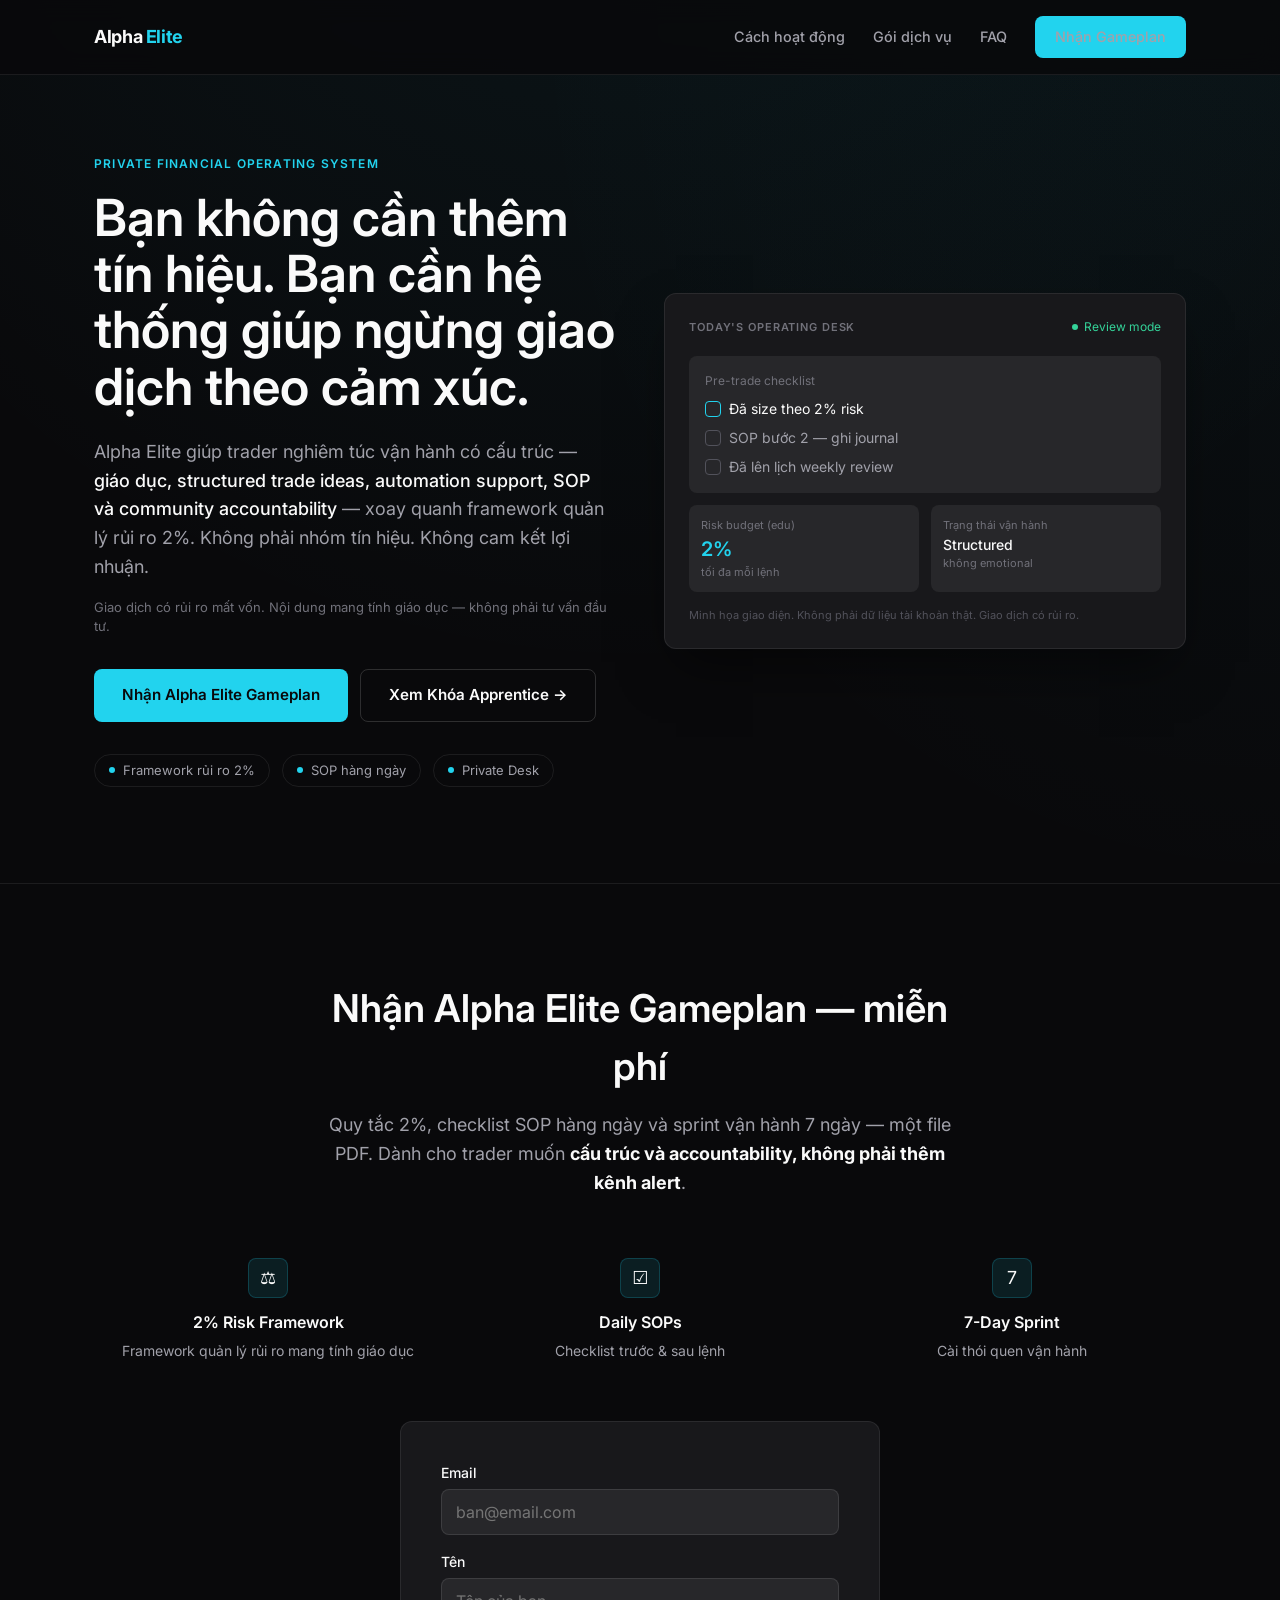
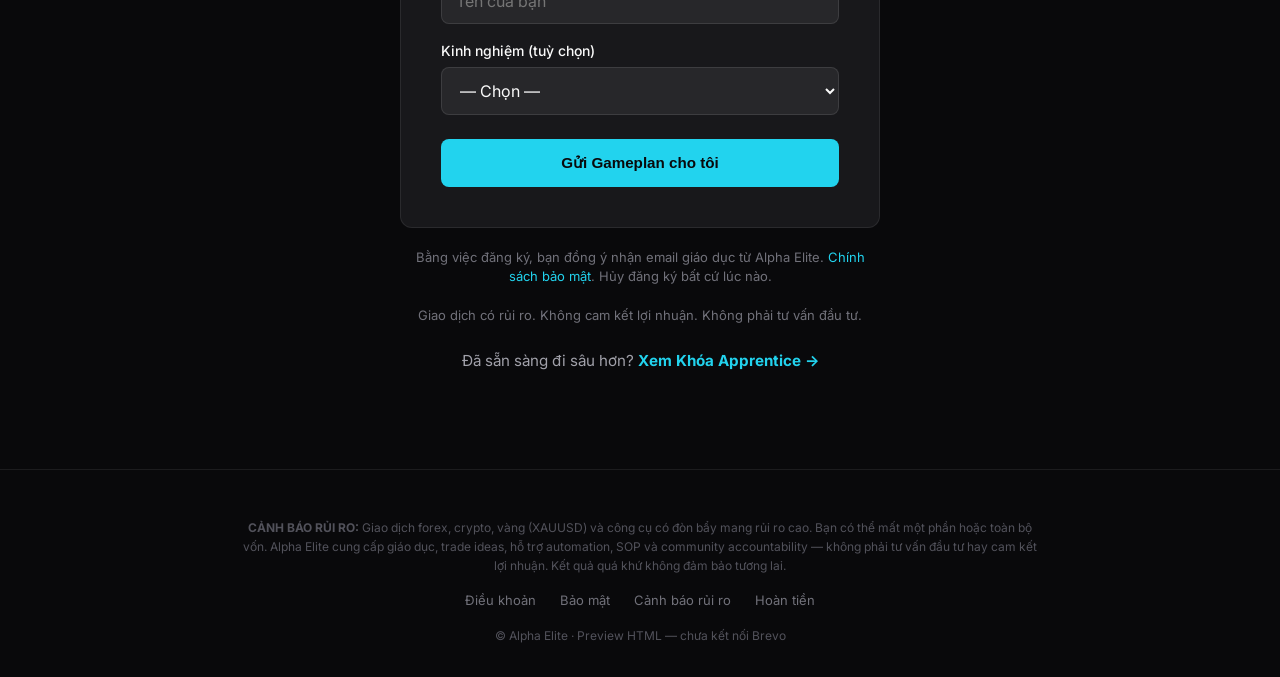
<file: web/wordpress/html/homepage.html>
<!DOCTYPE html>
<html lang="vi">
<head>
  <meta charset="UTF-8" />
  <meta name="viewport" content="width=device-width, initial-scale=1.0" />
  <title>Alpha Elite — Private Financial Operating System</title>
  <link rel="preconnect" href="https://fonts.googleapis.com" />
  <link rel="preconnect" href="https://fonts.gstatic.com" crossorigin />
  <link href="https://fonts.googleapis.com/css2?family=Inter:wght@400;500;600;700&display=swap" rel="stylesheet" />
  <style>
    *, *::before, *::after { box-sizing: border-box; margin: 0; padding: 0; }
    :root {
      --bg-base: #09090b;
      --bg-elevated: #18181b;
      --bg-panel: #27272a;
      --border: rgba(255,255,255,0.08);
      --text: #fafafa;
      --muted: #a1a1aa;
      --disclaimer: #71717a;
      --accent: #22d3ee;
      --accent-hover: #0891b2;
      --success: #34d399;
      --max: 1140px;
    }
    body {
      font-family: 'Inter', system-ui, sans-serif;
      background: var(--bg-base);
      color: var(--text);
      line-height: 1.5;
      background-image:
        radial-gradient(ellipse 80% 50% at 50% -20%, rgba(34,211,238,0.08), transparent),
        radial-gradient(ellipse 60% 40% at 100% 0%, rgba(34,211,238,0.04), transparent);
    }
    a { color: var(--accent); text-decoration: none; }
    a:hover { color: var(--accent-hover); }

    /* Header */
    .header {
      position: sticky; top: 0; z-index: 100;
      background: rgba(9,9,11,0.85);
      backdrop-filter: blur(12px);
      border-bottom: 1px solid var(--border);
    }
    .header-inner {
      max-width: var(--max); margin: 0 auto;
      padding: 16px 24px;
      display: flex; align-items: center; justify-content: space-between; gap: 16px;
    }
    .logo { font-weight: 700; font-size: 1.125rem; color: var(--text); letter-spacing: -0.02em; }
    .logo span { color: var(--accent); }
    .nav { display: flex; gap: 28px; align-items: center; }
    .nav a { color: var(--muted); font-size: 0.9rem; font-weight: 500; }
    .nav a:hover { color: var(--text); }

    /* Buttons */
    .btn {
      display: inline-flex; align-items: center; justify-content: center;
      padding: 14px 28px; border-radius: 8px; font-weight: 600; font-size: 0.95rem;
      border: none; cursor: pointer; text-decoration: none; transition: 0.2s;
      min-height: 48px;
    }
    .btn-primary { background: var(--accent); color: var(--bg-base); }
    .btn-primary:hover { background: var(--accent-hover); color: var(--text); }
    .btn-ghost {
      background: transparent; color: var(--text);
      border: 1px solid rgba(255,255,255,0.15);
    }
    .btn-ghost:hover { border-color: var(--accent); color: var(--accent); }
    .btn-sm { padding: 10px 20px; font-size: 0.875rem; min-height: 40px; }

    /* Layout */
    .container { max-width: var(--max); margin: 0 auto; padding: 0 24px; }
    .section { padding: 96px 0; }
    .section-sm { padding: 64px 0; }

    /* Hero */
    .hero { padding-top: 80px; padding-bottom: 96px; }
    .hero-grid {
      display: grid; grid-template-columns: 1fr 1fr; gap: 48px; align-items: center;
    }
    .eyebrow {
      font-size: 12px; font-weight: 600; letter-spacing: 0.1em;
      text-transform: uppercase; color: var(--accent); margin-bottom: 16px; display: block;
    }
    h1 {
      font-size: clamp(2rem, 4vw, 3.25rem); font-weight: 600;
      line-height: 1.1; max-width: 560px; margin-bottom: 24px;
    }
    .subhead {
      color: var(--muted); font-size: 1.125rem; line-height: 1.6;
      max-width: 520px; margin-bottom: 16px;
    }
    .subhead strong { color: var(--text); font-weight: 500; }
    .disclaimer-micro {
      font-size: 13px; color: var(--disclaimer); margin-bottom: 32px; max-width: 520px;
    }
    .cta-row { display: flex; flex-wrap: wrap; gap: 12px; margin-bottom: 32px; }
    .trust-pills { display: flex; flex-wrap: wrap; gap: 12px; }
    .pill {
      display: inline-flex; align-items: center; gap: 8px;
      padding: 6px 14px; border: 1px solid var(--border); border-radius: 999px;
      font-size: 13px; color: var(--muted);
    }
    .pill::before {
      content: ''; width: 6px; height: 6px; border-radius: 50%; background: var(--accent);
    }

    /* Desk card */
    .desk-card {
      background: var(--bg-elevated); border: 1px solid var(--border);
      border-radius: 12px; padding: 24px;
      box-shadow: 0 25px 50px -12px rgba(0,0,0,0.5);
    }
    .desk-header {
      display: flex; justify-content: space-between; align-items: center; margin-bottom: 20px;
    }
    .desk-label {
      font-size: 11px; font-weight: 600; letter-spacing: 0.08em;
      text-transform: uppercase; color: var(--disclaimer);
    }
    .desk-status {
      display: flex; align-items: center; gap: 6px; font-size: 12px; color: var(--success);
    }
    .desk-status-dot { width: 6px; height: 6px; border-radius: 50%; background: var(--success); }
    .desk-panel {
      background: var(--bg-panel); border-radius: 8px; padding: 16px; margin-bottom: 12px;
    }
    .desk-panel-title { font-size: 12px; color: var(--disclaimer); margin-bottom: 8px; }
    .check-item {
      display: flex; align-items: center; gap: 8px; font-size: 14px; margin-bottom: 8px;
    }
    .check-item:last-child { margin-bottom: 0; }
    .check-box {
      width: 16px; height: 16px; border-radius: 4px; flex-shrink: 0;
    }
    .check-box.on { border: 1px solid var(--accent); }
    .check-box.off { border: 1px solid #52525b; }
    .desk-stats {
      display: grid; grid-template-columns: 1fr 1fr; gap: 12px;
    }
    .stat-box { background: var(--bg-panel); border-radius: 8px; padding: 12px; }
    .stat-label { font-size: 11px; color: var(--disclaimer); }
    .stat-value { font-size: 20px; font-weight: 600; color: var(--accent); }
    .stat-value-text { font-size: 14px; font-weight: 500; color: var(--text); }
    .desk-footnote { margin-top: 16px; font-size: 11px; color: #52525b; line-height: 1.4; }

    /* Opt-in */
    .optin { border-top: 1px solid var(--border); }
    .optin-head { text-align: center; max-width: 640px; margin: 0 auto 40px; }
    h2 { font-size: clamp(1.75rem, 3vw, 2.5rem); font-weight: 600; margin-bottom: 16px; }
    .optin-intro { color: var(--muted); font-size: 1.125rem; line-height: 1.6; }
    .optin-intro strong { color: var(--text); }
    .features {
      display: grid; grid-template-columns: repeat(3, 1fr); gap: 24px;
      margin-bottom: 40px;
    }
    .feature-card { text-align: center; padding: 20px; }
    .feature-icon {
      width: 40px; height: 40px; border-radius: 8px;
      background: rgba(34,211,238,0.1); border: 1px solid rgba(34,211,238,0.2);
      display: flex; align-items: center; justify-content: center;
      margin: 0 auto 12px; font-size: 18px;
    }
    .feature-title { font-size: 1rem; font-weight: 600; margin-bottom: 6px; }
    .feature-desc { font-size: 0.875rem; color: var(--muted); }
    .form-card {
      max-width: 480px; margin: 0 auto;
      background: var(--bg-elevated); border: 1px solid var(--border);
      border-radius: 12px; padding: 40px;
    }
    .form-group { margin-bottom: 16px; }
    label {
      display: block; font-size: 0.875rem; font-weight: 500;
      margin-bottom: 6px; color: var(--text);
    }
    input, select {
      width: 100%; padding: 12px 14px; border-radius: 8px;
      background: var(--bg-panel); border: 1px solid rgba(255,255,255,0.1);
      color: var(--text); font-size: 1rem; font-family: inherit;
    }
    input:focus, select:focus {
      outline: none; border-color: var(--accent);
    }
    .form-card .btn-primary { width: 100%; margin-top: 8px; }
    .form-legal {
      text-align: center; font-size: 13px; color: var(--disclaimer);
      margin-top: 20px; line-height: 1.5; max-width: 480px; margin-left: auto; margin-right: auto;
    }
    .form-secondary {
      text-align: center; margin-top: 24px; font-size: 0.95rem; color: var(--muted);
    }

    /* Footer */
    .footer {
      border-top: 1px solid var(--border);
      padding: 48px 24px 32px;
      text-align: center;
    }
    .footer-disclaimer {
      font-size: 12px; color: #52525b; line-height: 1.6; max-width: 800px; margin: 0 auto 16px;
    }
    .footer-links { display: flex; justify-content: center; gap: 24px; flex-wrap: wrap; }
    .footer-links a { font-size: 13px; color: var(--disclaimer); }

  /* Mobile */
    @media (max-width: 767px) {
      .nav { display: none; }
      .hero-grid { grid-template-columns: 1fr; }
      .hero-visual { order: 2; }
      .hero-content { order: 1; }
      .cta-row { flex-direction: column; }
      .cta-row .btn { width: 100%; }
      .features { grid-template-columns: 1fr; }
      .form-card { padding: 24px; }
      .section { padding: 64px 0; }
    }
  </style>
</head>
<body>

  <!-- HEADER -->
  <header class="header">
    <div class="header-inner">
      <a href="#" class="logo">Alpha <span>Elite</span></a>
      <nav class="nav">
        <a href="#how-it-works">Cách hoạt động</a>
        <a href="#offers">Gói dịch vụ</a>
        <a href="#faq">FAQ</a>
        <a href="#get-gameplan" class="btn btn-primary btn-sm">Nhận Gameplan</a>
      </nav>
      <a href="#get-gameplan" class="btn btn-primary btn-sm" style="display:none" id="mobile-cta">Gameplan</a>
    </div>
  </header>

  <!-- HERO -->
  <section class="hero section">
    <div class="container">
      <div class="hero-grid">
        <div class="hero-content">
          <span class="eyebrow">Private financial operating system</span>
          <h1>Bạn không cần thêm tín hiệu. Bạn cần hệ thống giúp ngừng giao dịch theo cảm xúc.</h1>
          <p class="subhead">
            Alpha Elite giúp trader nghiêm túc vận hành có cấu trúc —
            <strong>giáo dục, structured trade ideas, automation support, SOP và community accountability</strong>
            — xoay quanh framework quản lý rủi ro 2%. Không phải nhóm tín hiệu. Không cam kết lợi nhuận.
          </p>
          <p class="disclaimer-micro">
            Giao dịch có rủi ro mất vốn. Nội dung mang tính giáo dục — không phải tư vấn đầu tư.
          </p>
          <div class="cta-row">
            <a href="#get-gameplan" class="btn btn-primary">Nhận Alpha Elite Gameplan</a>
            <a href="apprentice-preview.html" class="btn btn-ghost">Xem Khóa Apprentice →</a>
          </div>
          <div class="trust-pills">
            <span class="pill">Framework rủi ro 2%</span>
            <span class="pill">SOP hàng ngày</span>
            <span class="pill">Private Desk</span>
          </div>
        </div>
        <div class="hero-visual">
          <div class="desk-card" role="img" aria-label="Minh họa operating desk">
            <div class="desk-header">
              <span class="desk-label">Today's operating desk</span>
              <span class="desk-status">
                <span class="desk-status-dot"></span>
                Review mode
              </span>
            </div>
            <div class="desk-panel">
              <div class="desk-panel-title">Pre-trade checklist</div>
              <div class="check-item" style="color:#fafafa">
                <span class="check-box on"></span>
                Đã size theo 2% risk
              </div>
              <div class="check-item" style="color:#a1a1aa">
                <span class="check-box off"></span>
                SOP bước 2 — ghi journal
              </div>
              <div class="check-item" style="color:#a1a1aa">
                <span class="check-box off"></span>
                Đã lên lịch weekly review
              </div>
            </div>
            <div class="desk-stats">
              <div class="stat-box">
                <div class="stat-label">Risk budget (edu)</div>
                <div class="stat-value">2%</div>
                <div class="stat-label">tối đa mỗi lệnh</div>
              </div>
              <div class="stat-box">
                <div class="stat-label">Trạng thái vận hành</div>
                <div class="stat-value-text">Structured</div>
                <div class="stat-label">không emotional</div>
              </div>
            </div>
            <p class="desk-footnote">Minh họa giao diện. Không phải dữ liệu tài khoản thật. Giao dịch có rủi ro.</p>
          </div>
        </div>
      </div>
    </div>
  </section>

  <!-- OPT-IN -->
  <section class="optin section" id="get-gameplan">
    <div class="container">
      <div class="optin-head">
        <h2>Nhận Alpha Elite Gameplan — miễn phí</h2>
        <p class="optin-intro">
          Quy tắc 2%, checklist SOP hàng ngày và sprint vận hành 7 ngày — một file PDF.
          Dành cho trader muốn <strong>cấu trúc và accountability, không phải thêm kênh alert</strong>.
        </p>
      </div>
      <div class="features">
        <div class="feature-card">
          <div class="feature-icon">⚖</div>
          <div class="feature-title">2% Risk Framework</div>
          <div class="feature-desc">Framework quản lý rủi ro mang tính giáo dục</div>
        </div>
        <div class="feature-card">
          <div class="feature-icon">☑</div>
          <div class="feature-title">Daily SOPs</div>
          <div class="feature-desc">Checklist trước & sau lệnh</div>
        </div>
        <div class="feature-card">
          <div class="feature-icon">7</div>
          <div class="feature-title">7-Day Sprint</div>
          <div class="feature-desc">Cài thói quen vận hành</div>
        </div>
      </div>
      <div class="form-card">
        <form action="gameplan-thank-you.html" method="get">
          <div class="form-group">
            <label for="email">Email</label>
            <input type="email" id="email" name="email" placeholder="ban@email.com" required />
          </div>
          <div class="form-group">
            <label for="name">Tên</label>
            <input type="text" id="name" name="name" placeholder="Tên của bạn" required />
          </div>
          <div class="form-group">
            <label for="exp">Kinh nghiệm (tuỳ chọn)</label>
            <select id="exp" name="exp">
              <option value="">— Chọn —</option>
              <option>Mới bắt đầu</option>
              <option>6–24 tháng</option>
              <option>Trên 2 năm</option>
            </select>
          </div>
          <button type="submit" class="btn btn-primary">Gửi Gameplan cho tôi</button>
        </form>
      </div>
      <p class="form-legal">
        Bằng việc đăng ký, bạn đồng ý nhận email giáo dục từ Alpha Elite.
        <a href="#">Chính sách bảo mật</a>. Hủy đăng ký bất cứ lúc nào.<br><br>
        Giao dịch có rủi ro. Không cam kết lợi nhuận. Không phải tư vấn đầu tư.
      </p>
      <p class="form-secondary">
        Đã sẵn sàng đi sâu hơn?
        <a href="apprentice-preview.html"><strong>Xem Khóa Apprentice →</strong></a>
      </p>
    </div>
  </section>

  <!-- FOOTER -->
  <footer class="footer" id="risk">
    <p class="footer-disclaimer">
      <strong>CẢNH BÁO RỦI RO:</strong> Giao dịch forex, crypto, vàng (XAUUSD) và công cụ có đòn bẩy mang rủi ro cao.
      Bạn có thể mất một phần hoặc toàn bộ vốn. Alpha Elite cung cấp giáo dục, trade ideas, hỗ trợ automation,
      SOP và community accountability — không phải tư vấn đầu tư hay cam kết lợi nhuận.
      Kết quả quá khứ không đảm bảo tương lai.
    </p>
    <div class="footer-links">
      <a href="#">Điều khoản</a>
      <a href="#">Bảo mật</a>
      <a href="#">Cảnh báo rủi ro</a>
      <a href="#">Hoàn tiền</a>
    </div>
    <p style="margin-top:16px;font-size:12px;color:#52525b;">© Alpha Elite · Preview HTML — chưa kết nối Brevo</p>
  </footer>

  <script>
    if (window.innerWidth < 768) {
      document.getElementById('mobile-cta').style.display = 'inline-flex';
    }
  </script>
</body>
</html>
</file>
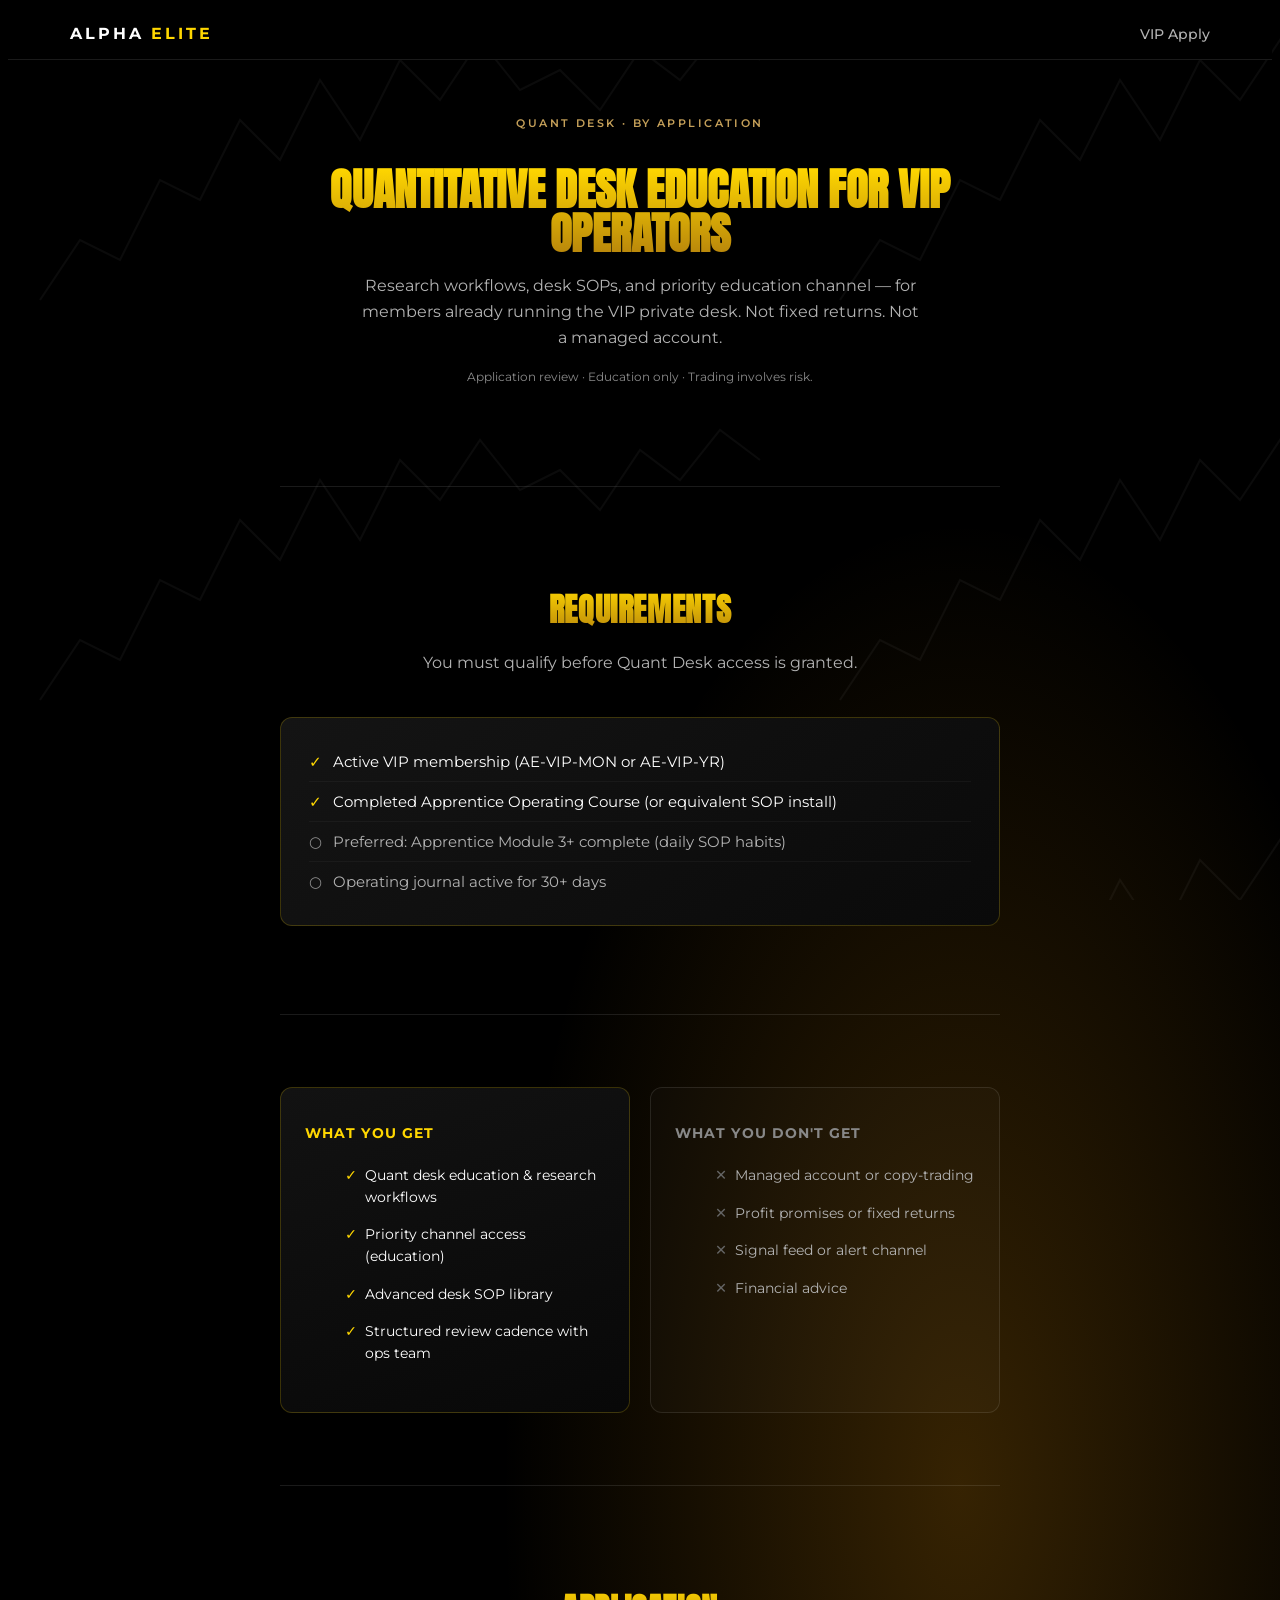
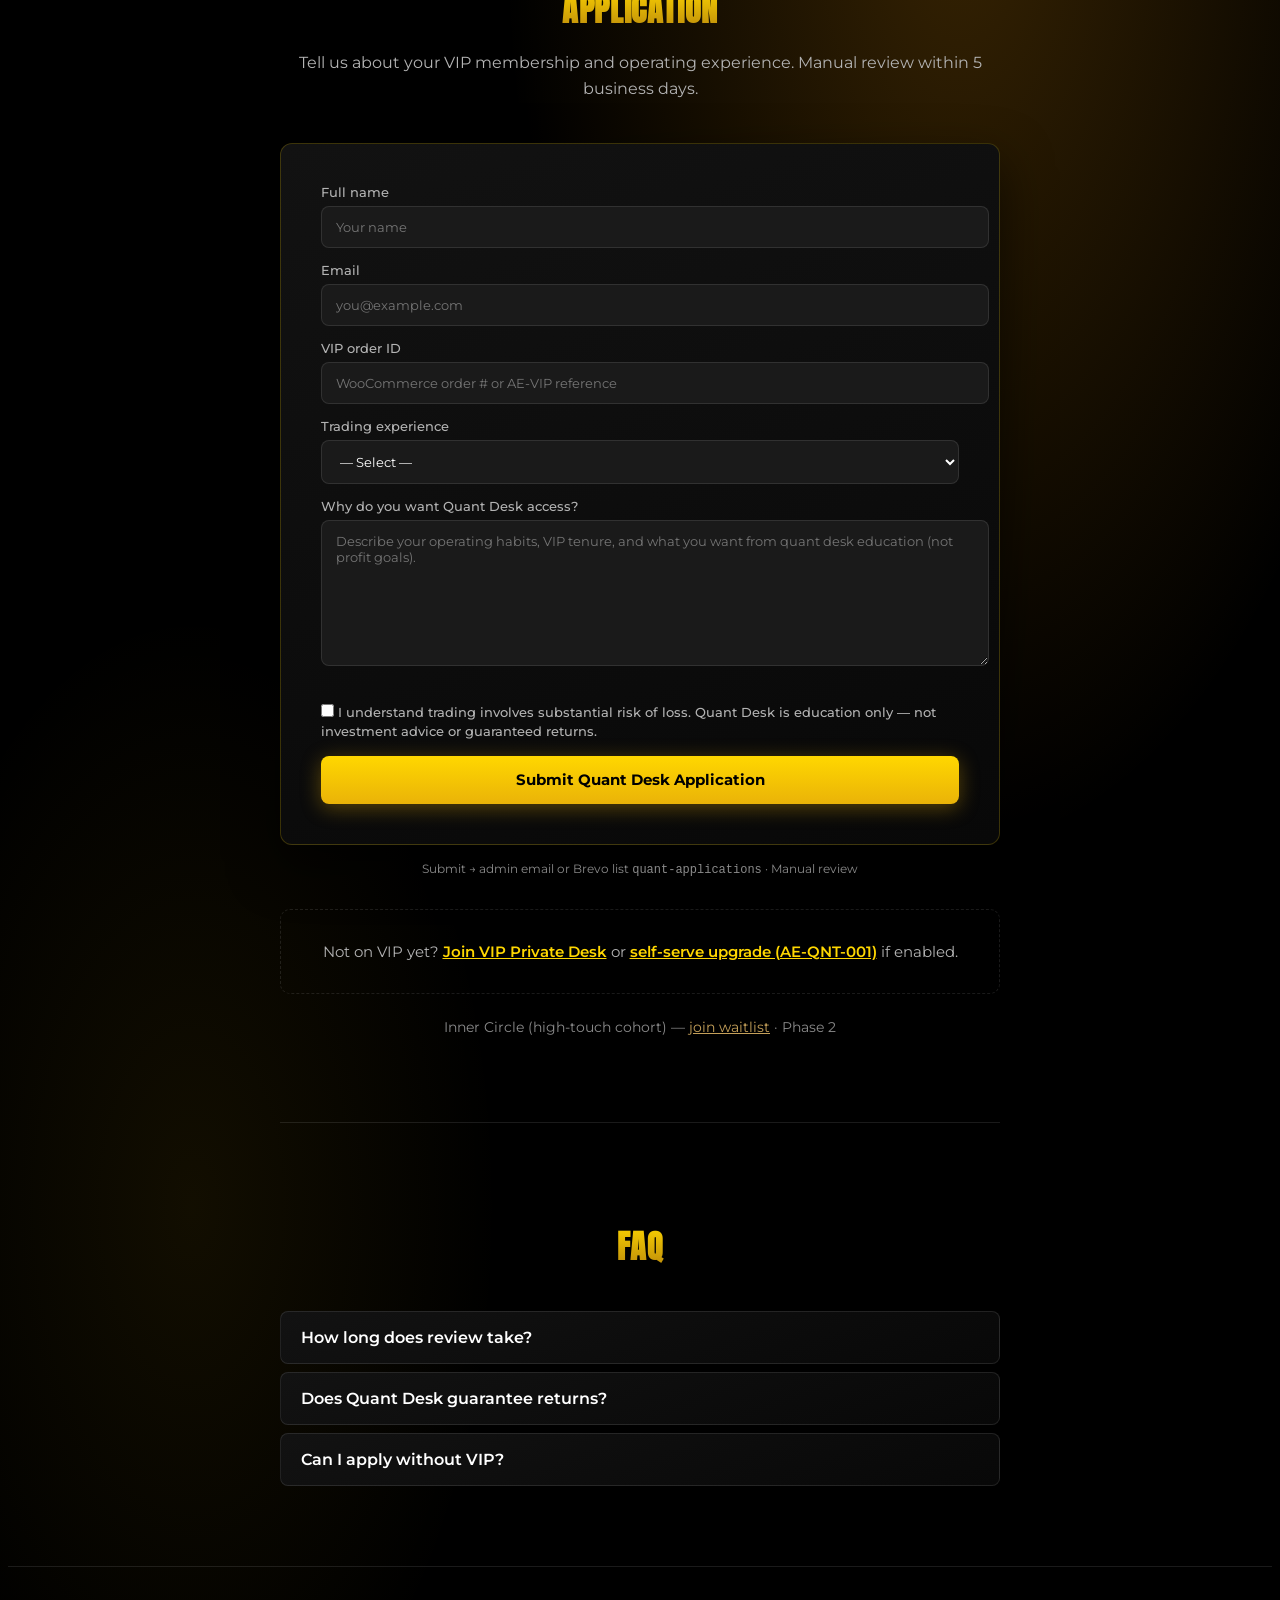
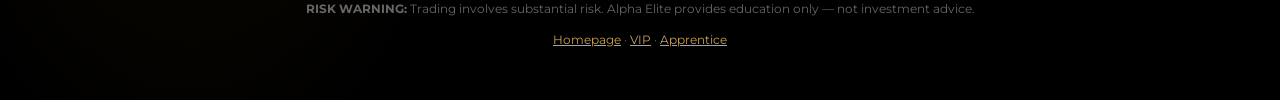
<file: web/wordpress/html/quant-desk-preview.html>
<!DOCTYPE html>
<html lang="en">
<head>
  <meta charset="UTF-8" />
  <meta name="viewport" content="width=device-width, initial-scale=1.0" />
  <title>Quant Desk — By Application | Alpha Elite</title>
  <link rel="stylesheet" href="alpha-elite-tokens.css" />
  <style>
    .header-inner {
      max-width: var(--ae-max); margin: 0 auto; padding: 16px 24px;
      display: flex; align-items: center; justify-content: space-between;
    }
    .nav a { color: var(--ae-muted); font-size: 0.875rem; text-decoration: none; font-weight: 500; }
    .nav a:hover { color: var(--ae-gold); }

    .page-narrow { max-width: 720px; margin: 0 auto; padding: 0 24px; }
    .ae-section { padding: 72px 0; border-top: 1px solid var(--ae-border); }
    .ae-section-head { text-align: center; margin-bottom: 40px; }
    .ae-section-head h2 {
      font-family: var(--ae-font-display); text-transform: uppercase;
      font-size: clamp(1.5rem, 3vw, 2rem); letter-spacing: 0.02em;
      background: linear-gradient(180deg, #ffd700, #b8860b);
      -webkit-background-clip: text; -webkit-text-fill-color: transparent; background-clip: text;
      margin-bottom: 12px;
    }
    .ae-section-head p { color: var(--ae-muted); line-height: 1.65; }

    .quant-hero { text-align: center; padding-top: 56px; border-top: none; }
    .quant-hero h1 {
      font-family: var(--ae-font-display);
      font-size: clamp(1.75rem, 4vw, 2.75rem);
      text-transform: uppercase; line-height: 1; margin-bottom: 18px;
      background: linear-gradient(180deg, #ffd700, #b8860b);
      -webkit-background-clip: text; -webkit-text-fill-color: transparent; background-clip: text;
    }

    .req-list {
      background: linear-gradient(145deg, #141414, #0a0a0a);
      border: 1px solid var(--ae-border-gold); border-radius: 12px; padding: 24px 28px;
      list-style: none;
    }
    .req-list li {
      font-size: 0.95rem; color: var(--ae-text); padding: 10px 0 10px 24px;
      position: relative; border-bottom: 1px solid rgba(255,255,255,0.04);
    }
    .req-list li:last-child { border-bottom: none; }
    .req-list li::before { content: '✓'; position: absolute; left: 0; color: var(--ae-gold); font-weight: 700; }
    .req-list li.optional { color: var(--ae-muted); }
    .req-list li.optional::before { content: '○'; color: var(--ae-disclaimer); }

    .get-dont-grid { display: grid; grid-template-columns: 1fr 1fr; gap: 20px; }
    .get-card, .dont-card {
      border-radius: 12px; padding: 24px;
    }
    .get-card {
      background: linear-gradient(160deg, #121212, #080808);
      border: 1px solid var(--ae-border-gold);
    }
    .dont-card {
      background: rgba(255,255,255,0.02);
      border: 1px solid var(--ae-border);
    }
    .get-card h3 { color: var(--ae-gold); font-size: 0.85rem; text-transform: uppercase; letter-spacing: 0.08em; margin-bottom: 14px; }
    .dont-card h3 { color: #888; font-size: 0.85rem; text-transform: uppercase; letter-spacing: 0.08em; margin-bottom: 14px; }
    .get-card ul, .dont-card ul { list-style: none; }
    .get-card li, .dont-card li {
      font-size: 0.9rem; line-height: 1.5; padding: 8px 0 8px 20px; position: relative;
    }
    .get-card li { color: var(--ae-text); }
    .get-card li::before { content: '✓'; position: absolute; left: 0; color: var(--ae-gold); }
    .dont-card li { color: var(--ae-muted); }
    .dont-card li::before { content: '✕'; position: absolute; left: 0; color: #666; }

  .ae-form-card-gold label { display: block; }
    .ae-form-card-gold input,
    .ae-form-card-gold select,
    .ae-form-card-gold textarea {
      width: 100%; padding: 12px 14px; border-radius: 8px;
      background: #1a1a1a; border: 1px solid var(--ae-border);
      color: var(--ae-text); font-family: var(--ae-font-body); margin-bottom: 14px;
    }
    .ae-form-card-gold textarea { min-height: 120px; resize: vertical; }
    .checkbox-row {
      display: flex; gap: 12px; align-items: flex-start; margin: 16px 0 20px;
      font-size: 0.85rem; color: var(--ae-muted); line-height: 1.5; text-align: left;
    }
    .checkbox-row input { width: auto; margin: 4px 0 0; }

    .alt-cta {
      text-align: center; padding: 32px;
      border: 1px dashed var(--ae-border); border-radius: 10px;
      font-size: 0.95rem; color: var(--ae-muted); margin-top: 32px;
    }
    .alt-cta a { color: var(--ae-gold); font-weight: 600; }

    .waitlist-line {
      text-align: center; font-size: 0.9rem; color: var(--ae-disclaimer); margin-top: 24px;
    }
    .waitlist-line a { color: var(--ae-gold-muted); }

    .faq-list details {
      background: linear-gradient(160deg, #121212, #080808);
      border: 1px solid var(--ae-border); border-radius: 8px;
      padding: 16px 20px; margin-bottom: 8px;
    }
    .faq-list details[open] { border-color: var(--ae-border-gold); }
    .faq-list summary { font-weight: 600; cursor: pointer; color: var(--ae-text); list-style: none; }
    .faq-list summary::-webkit-details-marker { display: none; }
    .faq-list p { margin-top: 12px; font-size: 0.9rem; color: var(--ae-muted); line-height: 1.55; }

    .footer {
      border-top: 1px solid var(--ae-border); padding: 32px 24px;
      font-size: 12px; color: #666; line-height: 1.6; text-align: center;
    }
    .footer a { color: var(--ae-gold-muted); }

    @media (max-width: 767px) {
      .get-dont-grid { grid-template-columns: 1fr; }
    }
  </style>
</head>
<body class="ae-theme-gold">

  <header class="ae-header-gold">
    <div class="header-inner">
      <a href="homepage-dark-gold.html" class="ae-logo-gold">Alpha <span>Elite</span></a>
      <nav class="nav">
        <a href="vip-preview.html">VIP</a>
        <a href="#apply">Apply</a>
      </nav>
    </div>
  </header>

  <main>
    <section class="ae-section quant-hero page-narrow">
      <span class="ae-eyebrow-gold">Quant desk · by application</span>
      <h1>Quantitative Desk Education For VIP Operators</h1>
      <p class="ae-body-text" style="text-align:center;max-width:560px;margin:0 auto">
        Research workflows, desk SOPs, and priority education channel — for members already running the VIP private desk.
        Not fixed returns. Not a managed account.
      </p>
      <p class="ae-disclaimer-micro" style="text-align:center;margin-top:16px">
        Application review · Education only · Trading involves risk.
      </p>
    </section>

    <section class="ae-section page-narrow" id="requirements">
      <div class="ae-section-head">
        <h2>Requirements</h2>
        <p>You must qualify before Quant Desk access is granted.</p>
      </div>
      <ul class="req-list">
        <li>Active VIP membership (AE-VIP-MON or AE-VIP-YR)</li>
        <li>Completed Apprentice Operating Course (or equivalent SOP install)</li>
        <li class="optional">Preferred: Apprentice Module 3+ complete (daily SOP habits)</li>
        <li class="optional">Operating journal active for 30+ days</li>
      </ul>
    </section>

    <section class="ae-section page-narrow" id="what-you-get">
      <div class="get-dont-grid">
        <div class="get-card">
          <h3>What you get</h3>
          <ul>
            <li>Quant desk education &amp; research workflows</li>
            <li>Priority channel access (education)</li>
            <li>Advanced desk SOP library</li>
            <li>Structured review cadence with ops team</li>
          </ul>
        </div>
        <div class="dont-card">
          <h3>What you don't get</h3>
          <ul>
            <li>Managed account or copy-trading</li>
            <li>Profit promises or fixed returns</li>
            <li>Signal feed or alert channel</li>
            <li>Financial advice</li>
          </ul>
        </div>
      </div>
    </section>

    <section class="ae-section page-narrow" id="apply">
      <div class="ae-section-head">
        <h2>Application</h2>
        <p>Tell us about your VIP membership and operating experience. Manual review within 5 business days.</p>
      </div>
      <div class="ae-form-card-gold">
        <form action="#" method="post" onsubmit="event.preventDefault(); alert('Preview only — wire to Brevo list quant-applications or admin email.');">
          <label for="fullname">Full name</label>
          <input type="text" id="fullname" name="fullname" required placeholder="Your name" />

          <label for="email">Email</label>
          <input type="email" id="email" name="email" required placeholder="you@example.com" />

          <label for="vip_order">VIP order ID</label>
          <input type="text" id="vip_order" name="vip_order_id" required placeholder="WooCommerce order # or AE-VIP reference" />

          <label for="experience">Trading experience</label>
          <select id="experience" name="experience" required>
            <option value="">— Select —</option>
            <option>6–24 months</option>
            <option>2–5 years</option>
            <option>5+ years</option>
          </select>

          <label for="why">Why do you want Quant Desk access?</label>
          <textarea id="why" name="why_quant" required placeholder="Describe your operating habits, VIP tenure, and what you want from quant desk education (not profit goals)."></textarea>

          <label class="checkbox-row">
            <input type="checkbox" name="risk_ack" required />
            <span>I understand trading involves substantial risk of loss. Quant Desk is education only — not investment advice or guaranteed returns.</span>
          </label>

          <button type="submit" class="ae-btn-gold" style="width:100%">Submit Quant Desk Application</button>
        </form>
      </div>
      <p style="font-size:12px;color:var(--ae-disclaimer);margin-top:16px;text-align:center">
        Submit → admin email or Brevo list <code>quant-applications</code> · Manual review
      </p>

      <div class="alt-cta">
        Not on VIP yet?
        <a href="vip-preview.html">Join VIP Private Desk</a>
        or
        <a href="/checkout/?add-to-cart=AE-QNT-001">self-serve upgrade (AE-QNT-001)</a> if enabled.
      </div>
      <p class="waitlist-line">
        Inner Circle (high-touch cohort) — <a href="#">join waitlist</a> · Phase 2
      </p>
    </section>

    <section class="ae-section page-narrow" id="faq">
      <div class="ae-section-head"><h2>FAQ</h2></div>
      <div class="faq-list">
        <details>
          <summary>How long does review take?</summary>
          <p>Typically 3–5 business days. You'll receive email with approve/deny and next steps.</p>
        </details>
        <details>
          <summary>Does Quant Desk guarantee returns?</summary>
          <p><strong>No.</strong> Quant Desk is advanced education and desk workflows — not performance marketing or managed trading.</p>
        </details>
        <details>
          <summary>Can I apply without VIP?</summary>
          <p>Applications without active VIP are declined. Start with <a href="vip-preview.html" style="color:var(--ae-gold)">VIP membership</a> and Apprentice completion.</p>
        </details>
      </div>
    </section>
  </main>

  <footer class="footer" id="risk">
    <strong>RISK WARNING:</strong> Trading involves substantial risk. Alpha Elite provides education only — not investment advice.
    <p style="margin-top:12px">
      <a href="homepage-dark-gold.html">Homepage</a> ·
      <a href="vip-preview.html">VIP</a> ·
      <a href="apprentice-preview.html">Apprentice</a>
    </p>
  </footer>
</body>
</html>
</file>
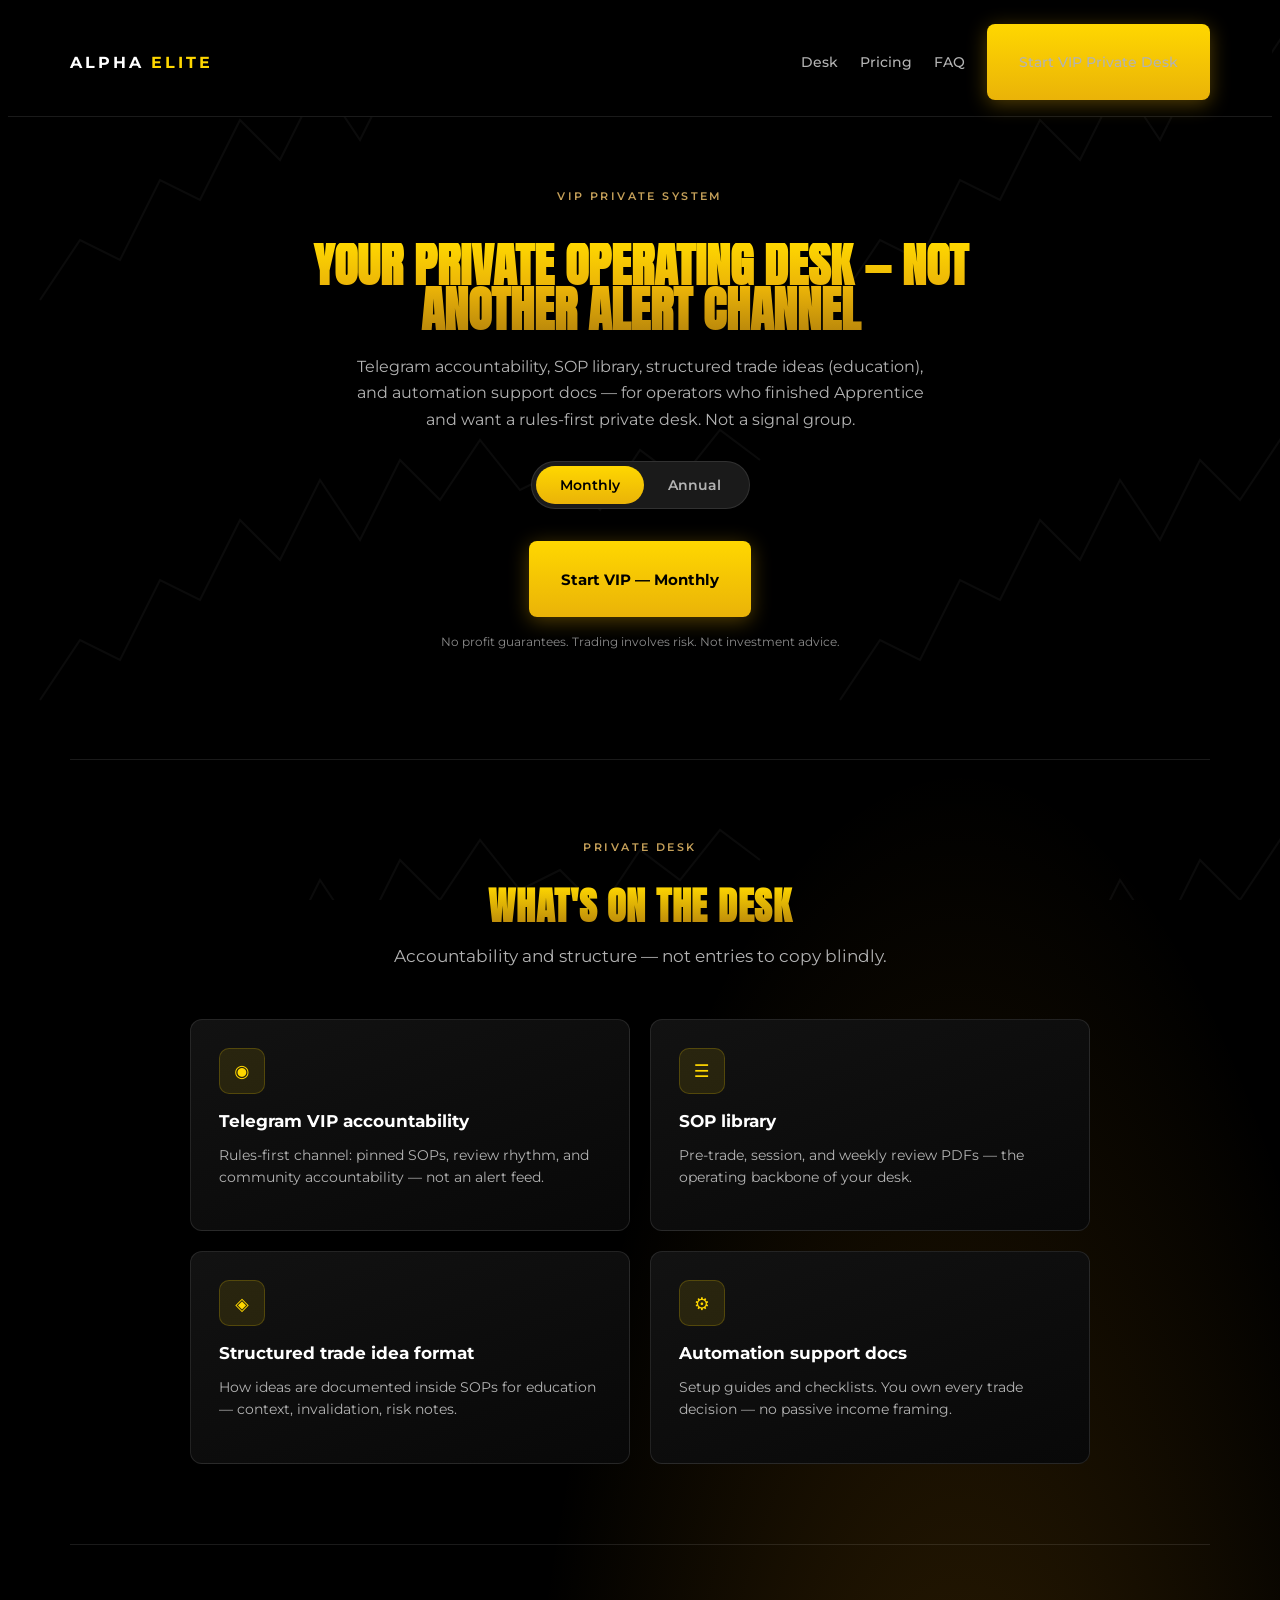
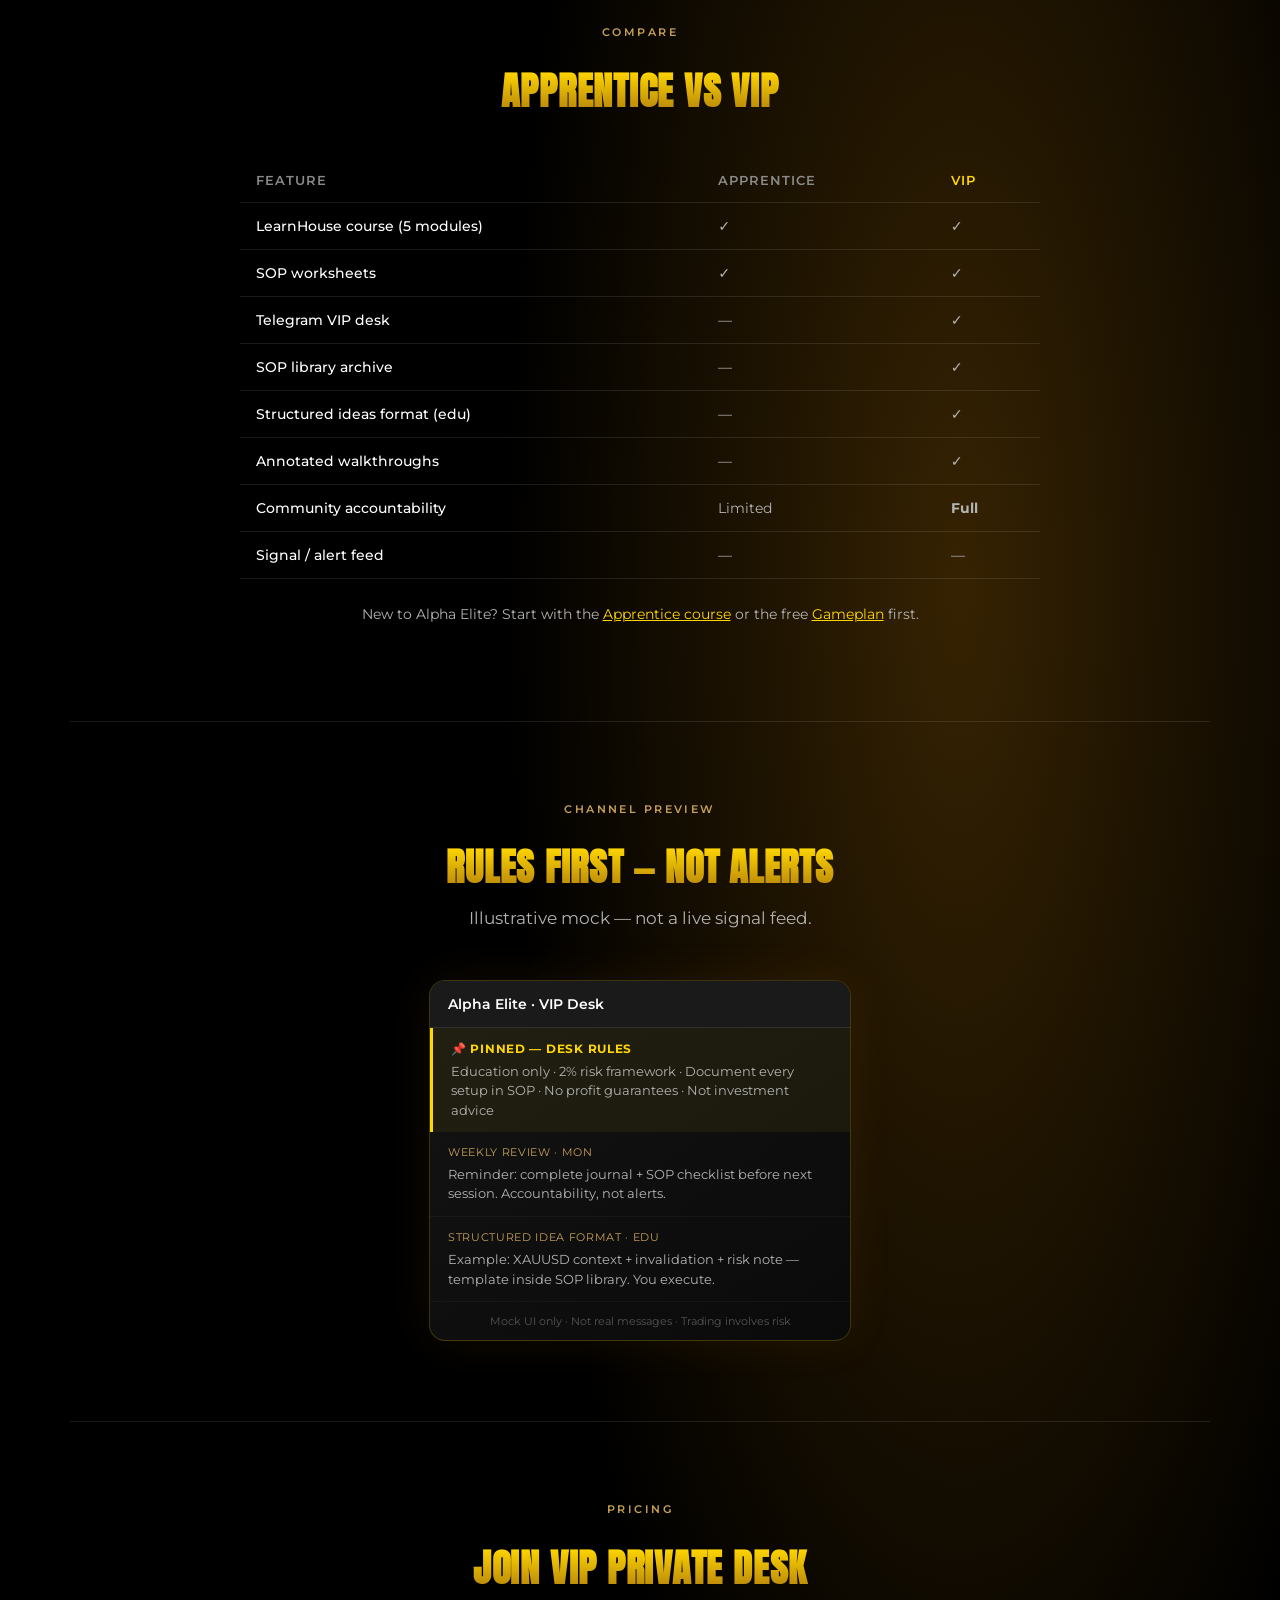
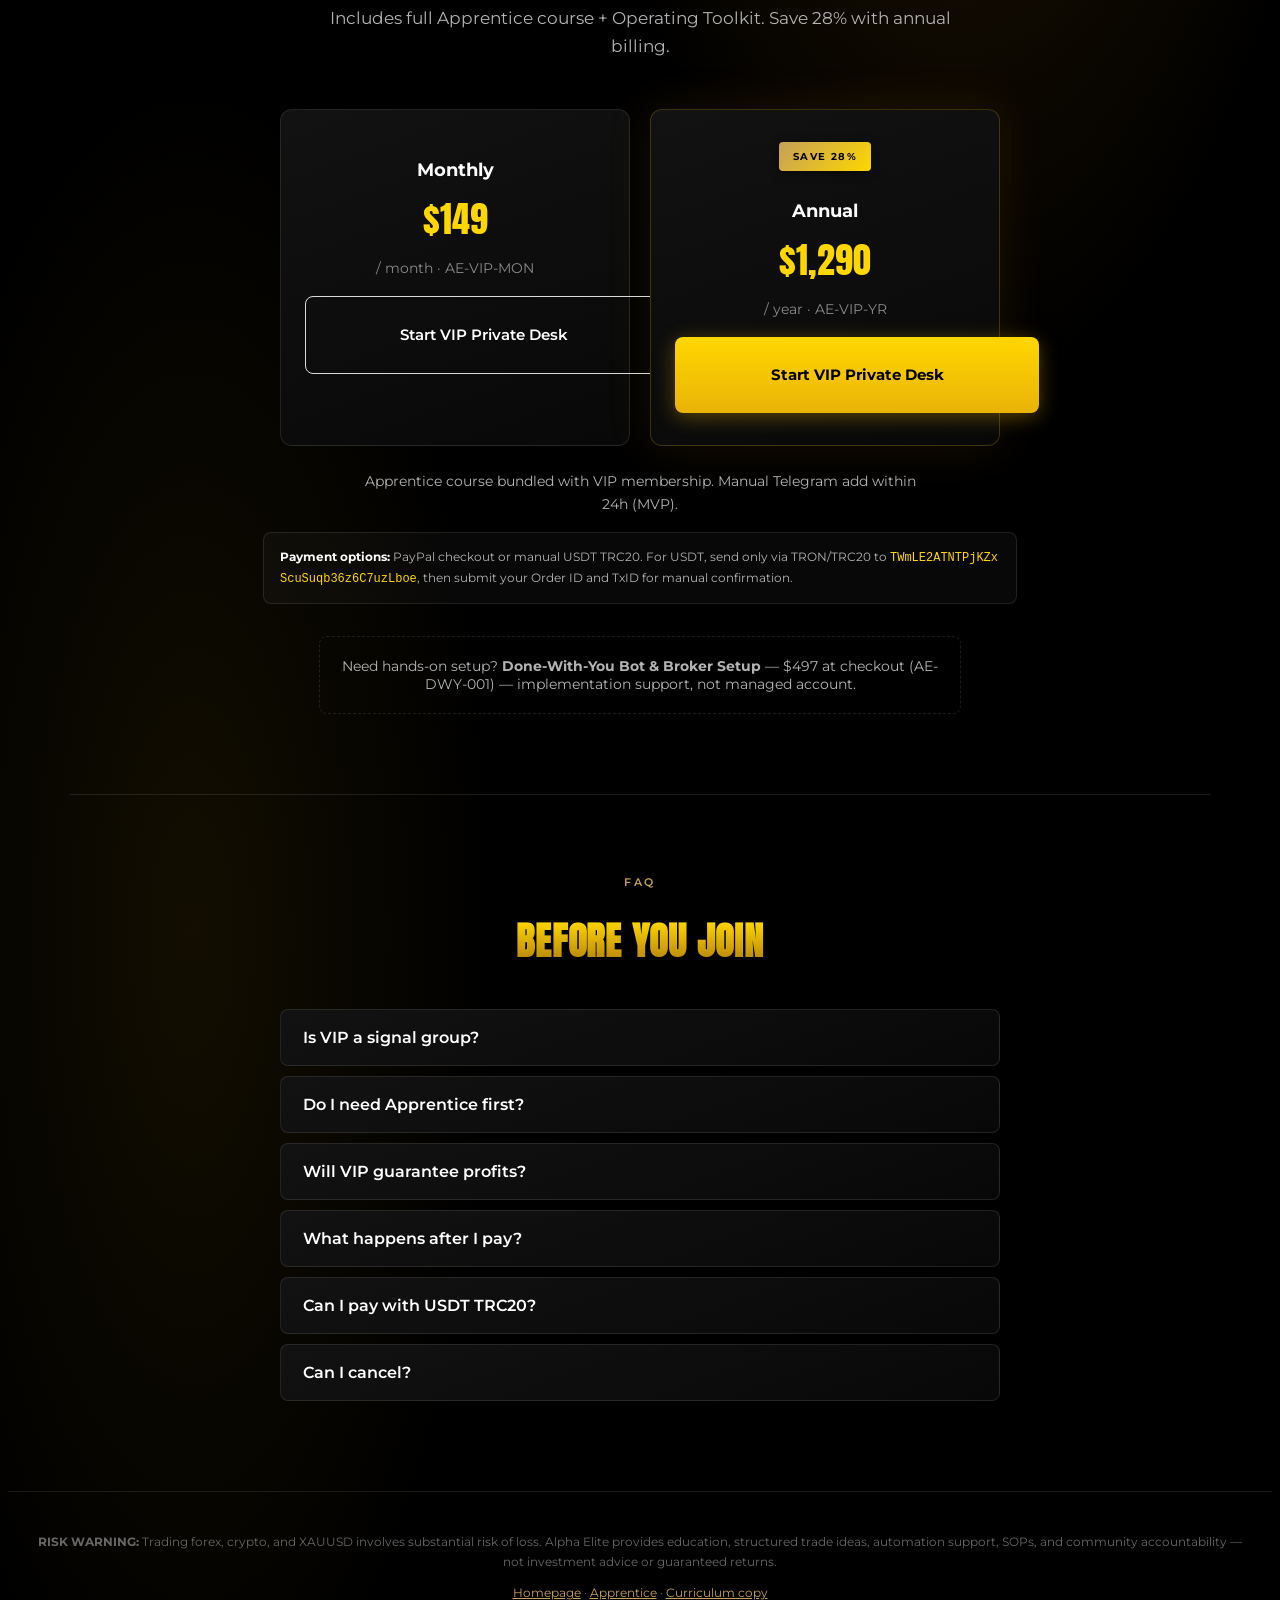
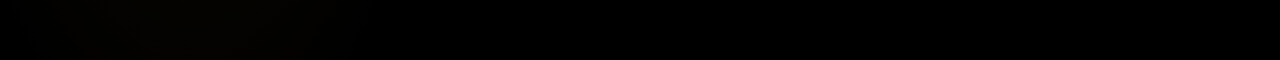
<file: web/wordpress/html/vip-preview.html>
<!DOCTYPE html>
<html lang="en">
<head>
  <meta charset="UTF-8" />
  <meta name="viewport" content="width=device-width, initial-scale=1.0" />
  <title>VIP Private Desk — Alpha Elite</title>
  <link rel="stylesheet" href="alpha-elite-tokens.css" />
  <style>
    .header-inner {
      max-width: var(--ae-max); margin: 0 auto; padding: 16px 24px;
      display: flex; align-items: center; justify-content: space-between; gap: 16px;
    }
    .nav { display: flex; gap: 22px; align-items: center; flex-wrap: wrap; }
    .nav a { color: var(--ae-muted); font-size: 0.875rem; text-decoration: none; font-weight: 500; }
    .nav a:hover { color: var(--ae-gold); }

    .ae-section { padding: 80px 0; border-top: 1px solid var(--ae-border); }
    .ae-section-head {
      text-align: center; max-width: 680px; margin: 0 auto 48px;
    }
    .ae-section-head h2 {
      font-family: var(--ae-font-display); text-transform: uppercase;
      font-size: clamp(1.75rem, 3vw, 2.5rem); letter-spacing: 0.02em; line-height: 1.05; margin-bottom: 14px;
      background: linear-gradient(180deg, #ffd700, #b8860b);
      -webkit-background-clip: text; -webkit-text-fill-color: transparent; background-clip: text;
    }
    .ae-section-head p { color: var(--ae-muted); font-size: 1.05rem; line-height: 1.65; }

    .vip-hero { padding: 72px 0 80px; border-top: none; text-align: center; max-width: 720px; margin: 0 auto; }
    .vip-hero h1 {
      font-family: var(--ae-font-display);
      font-size: clamp(2rem, 4.5vw, 3rem); text-transform: uppercase; line-height: 0.95;
      margin-bottom: 20px;
      background: linear-gradient(180deg, #ffd700, #eab308 50%, #b8860b);
      -webkit-background-clip: text; -webkit-text-fill-color: transparent; background-clip: text;
    }
    .vip-hero .ae-body-text { max-width: 600px; margin: 0 auto 28px; text-align: center; }

    .billing-toggle {
      display: inline-flex; background: #1a1a1a; border: 1px solid var(--ae-border);
      border-radius: 999px; padding: 4px; margin-bottom: 32px;
    }
    .billing-toggle button {
      border: none; background: transparent; color: var(--ae-muted);
      padding: 10px 24px; border-radius: 999px; font-family: var(--ae-font-body);
      font-weight: 600; font-size: 0.875rem; cursor: pointer; transition: 0.2s;
    }
    .billing-toggle button.active {
      background: linear-gradient(180deg, #ffd700, #eab308);
      color: #000;
    }
    .hero-cta { display: flex; justify-content: center; gap: 12px; flex-wrap: wrap; margin-bottom: 16px; }

    .desk-grid {
      display: grid; grid-template-columns: repeat(2, 1fr); gap: 20px; max-width: 900px; margin: 0 auto;
    }
    .desk-feature {
      background: linear-gradient(160deg, #121212, #080808);
      border: 1px solid var(--ae-border); border-radius: 12px; padding: 28px;
      transition: border-color 0.2s;
    }
    .desk-feature:hover { border-color: var(--ae-border-gold); }
    .desk-feature-icon {
      width: 44px; height: 44px; border-radius: 10px;
      background: rgba(255,215,0,0.1); border: 1px solid var(--ae-border-gold);
      display: flex; align-items: center; justify-content: center;
      color: var(--ae-gold); font-size: 1.1rem; margin-bottom: 14px;
    }
    .desk-feature h3 { font-size: 1.05rem; font-weight: 700; margin-bottom: 8px; }
    .desk-feature p { font-size: 0.88rem; color: var(--ae-muted); line-height: 1.55; }

    .compare-wrap { overflow-x: auto; max-width: 800px; margin: 0 auto; }
    .compare-table {
      width: 100%; border-collapse: collapse; font-size: 0.9rem;
    }
    .compare-table th, .compare-table td {
      padding: 14px 16px; border-bottom: 1px solid var(--ae-border); text-align: left;
    }
    .compare-table th {
      font-size: 0.8rem; text-transform: uppercase; letter-spacing: 0.08em;
      color: var(--ae-disclaimer); font-weight: 600;
    }
    .compare-table th.vip-col { color: var(--ae-gold); }
    .compare-table td { color: var(--ae-muted); }
    .compare-table td:first-child { color: var(--ae-text); font-weight: 500; }
    .check { color: var(--ae-gold); font-weight: 700; }
    .dash { color: #555; }

    .telegram-mock {
      max-width: 420px; margin: 0 auto;
      background: linear-gradient(145deg, #141414, #0a0a0a);
      border: 1px solid var(--ae-border-gold); border-radius: 16px; overflow: hidden;
      box-shadow: 0 0 48px rgba(245, 158, 11, 0.08);
    }
    .tg-header {
      background: #1a1a1a; padding: 14px 18px; font-size: 0.9rem; font-weight: 600;
      border-bottom: 1px solid var(--ae-border);
    }
    .tg-pinned {
      background: rgba(255,215,0,0.06); border-left: 3px solid var(--ae-gold);
      padding: 12px 18px; font-size: 0.8rem; color: var(--ae-muted); line-height: 1.5;
    }
    .tg-pinned strong { color: var(--ae-gold); display: block; margin-bottom: 4px; font-size: 0.75rem; letter-spacing: 0.06em; }
    .tg-msg {
      padding: 12px 18px; border-bottom: 1px solid rgba(255,255,255,0.04);
      font-size: 0.82rem; color: var(--ae-muted); line-height: 1.5;
    }
    .tg-msg .label { font-size: 0.7rem; color: var(--ae-gold-muted); text-transform: uppercase; letter-spacing: 0.06em; margin-bottom: 4px; }
    .tg-foot { padding: 12px 18px; font-size: 11px; color: #555; text-align: center; }

    .pricing-grid {
      display: grid; grid-template-columns: 1fr 1fr; gap: 20px; max-width: 720px; margin: 0 auto;
    }
    .price-card {
      background: linear-gradient(160deg, #121212, #080808);
      border: 1px solid var(--ae-border); border-radius: 12px; padding: 32px 24px; text-align: center;
    }
    .price-card--featured {
      border-color: var(--ae-border-gold);
      box-shadow: 0 0 48px rgba(245, 158, 11, 0.1);
    }
    .price-card h3 { font-size: 1.1rem; margin-bottom: 8px; }
    .price-card .amount {
      font-family: var(--ae-font-display); font-size: 2.25rem; color: var(--ae-gold); margin: 12px 0;
    }
    .price-card .period { font-size: 0.85rem; color: var(--ae-disclaimer); margin-bottom: 20px; }
    .price-card .ae-btn-gold, .price-card .ae-btn-outline { width: 100%; }
    .bundle-note {
      text-align: center; font-size: 0.9rem; color: var(--ae-muted); margin-top: 24px; max-width: 560px;
      margin-left: auto; margin-right: auto; line-height: 1.6;
    }
    .dwy-note {
      text-align: center; margin-top: 32px; padding: 20px;
      border: 1px dashed var(--ae-border); border-radius: 8px; max-width: 600px; margin-left: auto; margin-right: auto;
      font-size: 0.9rem; color: var(--ae-muted);
    }
    .dwy-note a { color: var(--ae-gold); }
    .payment-note {
      margin-top: 16px;
      padding: 14px 16px;
      border: 1px solid var(--ae-border);
      border-radius: 8px;
      background: rgba(255,255,255,0.03);
      font-size: 12px;
      color: var(--ae-muted);
      line-height: 1.6;
      text-align: left;
    }
    .payment-note strong { color: var(--ae-text); }
    .payment-note code { color: var(--ae-gold); word-break: break-all; white-space: normal; }

    .faq-list { max-width: 720px; margin: 0 auto; }
    .faq-list details {
      background: linear-gradient(160deg, #121212, #080808);
      border: 1px solid var(--ae-border); border-radius: 8px;
      padding: 18px 22px; margin-bottom: 10px;
    }
    .faq-list details[open] { border-color: var(--ae-border-gold); }
    .faq-list summary { font-weight: 600; cursor: pointer; color: var(--ae-text); list-style: none; }
    .faq-list summary::-webkit-details-marker { display: none; }
    .faq-list details p { margin-top: 14px; font-size: 0.9rem; color: var(--ae-muted); line-height: 1.6; }
    .faq-list details p strong { color: var(--ae-text); }

    .footer {
      border-top: 1px solid var(--ae-border); padding: 40px 24px; text-align: center;
      font-size: 12px; color: #666; line-height: 1.6;
    }
    .footer a { color: var(--ae-gold-muted); }

    .sticky-enroll {
      display: none; position: fixed; bottom: 0; left: 0; right: 0; z-index: 200;
      background: rgba(0,0,0,0.95); backdrop-filter: blur(12px);
      border-top: 1px solid var(--ae-border-gold);
      padding: 12px 20px; align-items: center; justify-content: space-between; gap: 16px;
    }
    .sticky-enroll .sticky-price { font-family: var(--ae-font-display); font-size: 1.25rem; color: var(--ae-gold); }
    .sticky-enroll .sticky-label { font-size: 11px; color: var(--ae-disclaimer); }

    @media (max-width: 767px) {
      .desk-grid, .pricing-grid { grid-template-columns: 1fr; }
      .sticky-enroll { display: flex; }
      body { padding-bottom: 72px; }
      .ae-section { padding: 56px 0; }
      .hero-cta .ae-btn-gold { width: 100%; }
    }
  </style>
</head>
<body class="ae-theme-gold">

  <header class="ae-header-gold">
    <div class="header-inner">
      <a href="homepage-dark-gold.html" class="ae-logo-gold">Alpha <span>Elite</span></a>
      <nav class="nav">
        <a href="#desk">Desk</a>
        <a href="#pricing">Pricing</a>
        <a href="#faq">FAQ</a>
        <a href="#pricing" class="ae-btn-gold" id="nav-cta">Start VIP Private Desk</a>
      </nav>
    </div>
  </header>

  <main class="ae-container">

    <section class="ae-section vip-hero">
      <span class="ae-eyebrow-gold">VIP private system</span>
      <h1>Your Private Operating Desk — Not Another Alert Channel</h1>
      <p class="ae-body-text">
        Telegram accountability, SOP library, structured trade ideas (education), and automation support docs —
        for operators who finished Apprentice and want a rules-first private desk. Not a signal group.
      </p>
      <div class="billing-toggle" role="tablist">
        <button type="button" class="active" data-plan="monthly" aria-selected="true">Monthly</button>
        <button type="button" data-plan="annual" aria-selected="false">Annual</button>
      </div>
      <div class="hero-cta">
        <a href="/checkout/?add-to-cart=AE-VIP-MON" class="ae-btn-gold" id="hero-checkout">Start VIP — Monthly</a>
      </div>
      <p class="ae-disclaimer-micro" style="text-align:center">
        No profit guarantees. Trading involves risk. Not investment advice.
      </p>
    </section>

    <section class="ae-section" id="desk">
      <div class="ae-section-head">
        <span class="ae-eyebrow-gold">Private desk</span>
        <h2>What's On The Desk</h2>
        <p>Accountability and structure — not entries to copy blindly.</p>
      </div>
      <div class="desk-grid">
        <div class="desk-feature">
          <div class="desk-feature-icon">◉</div>
          <h3>Telegram VIP accountability</h3>
          <p>Rules-first channel: pinned SOPs, review rhythm, and community accountability — not an alert feed.</p>
        </div>
        <div class="desk-feature">
          <div class="desk-feature-icon">☰</div>
          <h3>SOP library</h3>
          <p>Pre-trade, session, and weekly review PDFs — the operating backbone of your desk.</p>
        </div>
        <div class="desk-feature">
          <div class="desk-feature-icon">◈</div>
          <h3>Structured trade idea format</h3>
          <p>How ideas are documented inside SOPs for education — context, invalidation, risk notes.</p>
        </div>
        <div class="desk-feature">
          <div class="desk-feature-icon">⚙</div>
          <h3>Automation support docs</h3>
          <p>Setup guides and checklists. You own every trade decision — no passive income framing.</p>
        </div>
      </div>
    </section>

    <section class="ae-section" id="compare">
      <div class="ae-section-head">
        <span class="ae-eyebrow-gold">Compare</span>
        <h2>Apprentice vs VIP</h2>
      </div>
      <div class="compare-wrap">
        <table class="compare-table">
          <thead>
            <tr>
              <th>Feature</th>
              <th>Apprentice</th>
              <th class="vip-col">VIP</th>
            </tr>
          </thead>
          <tbody>
            <tr><td>LearnHouse course (5 modules)</td><td class="check">✓</td><td class="check">✓</td></tr>
            <tr><td>SOP worksheets</td><td class="check">✓</td><td class="check">✓</td></tr>
            <tr><td>Telegram VIP desk</td><td class="dash">—</td><td class="check">✓</td></tr>
            <tr><td>SOP library archive</td><td class="dash">—</td><td class="check">✓</td></tr>
            <tr><td>Structured ideas format (edu)</td><td class="dash">—</td><td class="check">✓</td></tr>
            <tr><td>Annotated walkthroughs</td><td class="dash">—</td><td class="check">✓</td></tr>
            <tr><td>Community accountability</td><td class="dash">Limited</td><td class="check">Full</td></tr>
            <tr><td>Signal / alert feed</td><td class="dash">—</td><td class="dash">—</td></tr>
          </tbody>
        </table>
      </div>
      <p class="bundle-note">
        New to Alpha Elite? Start with the <a href="apprentice-preview.html" style="color:var(--ae-gold)">Apprentice course</a>
        or the free <a href="homepage-dark-gold.html#get-gameplan" style="color:var(--ae-gold)">Gameplan</a> first.
      </p>
    </section>

    <section class="ae-section">
      <div class="ae-section-head">
        <span class="ae-eyebrow-gold">Channel preview</span>
        <h2>Rules First — Not Alerts</h2>
        <p>Illustrative mock — not a live signal feed.</p>
      </div>
      <div class="telegram-mock" role="img" aria-label="Telegram desk mock">
        <div class="tg-header">Alpha Elite · VIP Desk</div>
        <div class="tg-pinned">
          <strong>📌 PINNED — DESK RULES</strong>
          Education only · 2% risk framework · Document every setup in SOP · No profit guarantees · Not investment advice
        </div>
        <div class="tg-msg">
          <div class="label">Weekly review · Mon</div>
          Reminder: complete journal + SOP checklist before next session. Accountability, not alerts.
        </div>
        <div class="tg-msg">
          <div class="label">Structured idea format · edu</div>
          Example: XAUUSD context + invalidation + risk note — template inside SOP library. You execute.
        </div>
        <div class="tg-foot">Mock UI only · Not real messages · Trading involves risk</div>
      </div>
    </section>

    <section class="ae-section" id="pricing">
      <div class="ae-section-head">
        <span class="ae-eyebrow-gold">Pricing</span>
        <h2>Join VIP Private Desk</h2>
        <p>Includes full Apprentice course + Operating Toolkit. Save 28% with annual billing.</p>
      </div>
      <div class="pricing-grid">
        <div class="price-card" id="card-monthly">
          <h3>Monthly</h3>
          <div class="amount">$149</div>
          <p class="period">/ month · AE-VIP-MON</p>
          <a href="/checkout/?add-to-cart=AE-VIP-MON" class="ae-btn-outline checkout-link" data-sku="AE-VIP-MON">Start VIP Private Desk</a>
        </div>
        <div class="price-card price-card--featured" id="card-annual">
          <span class="ae-badge-seal" style="margin-bottom:12px;display:inline-block">Save 28%</span>
          <h3>Annual</h3>
          <div class="amount">$1,290</div>
          <p class="period">/ year · AE-VIP-YR</p>
          <a href="/checkout/?add-to-cart=AE-VIP-YR" class="ae-btn-gold checkout-link" data-sku="AE-VIP-YR">Start VIP Private Desk</a>
        </div>
      </div>
      <p class="bundle-note">Apprentice course bundled with VIP membership. Manual Telegram add within 24h (MVP).</p>
      <div class="payment-note" style="max-width:720px;margin-left:auto;margin-right:auto">
        <strong>Payment options:</strong> PayPal checkout or manual USDT TRC20. For USDT, send only via TRON/TRC20 to
        <code>TWmLE2ATNTPjKZxScuSuqb36z6C7uzLboe</code>, then submit your Order ID and TxID for manual confirmation.
      </div>
      <div class="dwy-note">
        Need hands-on setup? <strong>Done-With-You Bot &amp; Broker Setup</strong> — $497 at checkout (AE-DWY-001) — implementation support, not managed account.
      </div>
    </section>

    <section class="ae-section" id="faq">
      <div class="ae-section-head">
        <span class="ae-eyebrow-gold">FAQ</span>
        <h2>Before You Join</h2>
      </div>
      <div class="faq-list">
        <details>
          <summary>Is VIP a signal group?</summary>
          <p><strong>No.</strong> VIP is a rules-first accountability desk with structured trade ideas for education inside SOPs — not an alert channel to copy entries.</p>
        </details>
        <details>
          <summary>Do I need Apprentice first?</summary>
          <p>Strongly recommended. VIP assumes you understand the 2% framework and daily SOPs. You can enroll in Apprentice separately or as part of the VIP bundle.</p>
        </details>
        <details>
          <summary>Will VIP guarantee profits?</summary>
          <p><strong>No.</strong> All desk content is educational. Trading involves substantial risk. Past walkthroughs do not guarantee future results.</p>
        </details>
        <details>
          <summary>What happens after I pay?</summary>
          <p>PayPal orders are confirmed through WooCommerce. USDT TRC20 orders are confirmed manually after you submit your Order ID and TxID. LearnHouse access + VIP group add are completed within 24h after payment confirmation.</p>
        </details>
        <details>
          <summary>Can I pay with USDT TRC20?</summary>
          <p>Yes. Send USDT only on the TRON/TRC20 network to <strong>TWmLE2ATNTPjKZxScuSuqb36z6C7uzLboe</strong>. Do not send ERC20, BEP20, Polygon, or other networks. Wrong-network payments may be lost.</p>
        </details>
        <details>
          <summary>Can I cancel?</summary>
          <p>Monthly plans cancel at period end. See refund policy on checkout. No fake countdowns or pressure tactics.</p>
        </details>
      </div>
    </section>

  </main>

  <footer class="footer" id="risk">
    <strong>RISK WARNING:</strong> Trading forex, crypto, and XAUUSD involves substantial risk of loss.
    Alpha Elite provides education, structured trade ideas, automation support, SOPs, and community accountability —
    not investment advice or guaranteed returns.
    <p style="margin-top:12px">
      <a href="homepage-dark-gold.html">Homepage</a> ·
      <a href="apprentice-preview.html">Apprentice</a> ·
      <a href="../course-curriculum-copy.md">Curriculum copy</a>
    </p>
  </footer>

  <div class="sticky-enroll">
    <div>
      <div class="sticky-price" id="sticky-price">$149 / mo</div>
      <div class="sticky-label" id="sticky-label">VIP Monthly</div>
    </div>
    <a href="/checkout/?add-to-cart=AE-VIP-MON" class="ae-btn-gold" id="sticky-cta">Start VIP Private Desk</a>
  </div>

  <script>
    (function () {
      var monthlyUrl = '/checkout/?add-to-cart=AE-VIP-MON';
      var annualUrl = '/checkout/?add-to-cart=AE-VIP-YR';
      var heroCta = document.getElementById('hero-checkout');
      var stickyCta = document.getElementById('sticky-cta');
      var stickyPrice = document.getElementById('sticky-price');
      var stickyLabel = document.getElementById('sticky-label');
      var buttons = document.querySelectorAll('.billing-toggle button');

      function setPlan(plan) {
        var isMonthly = plan === 'monthly';
        var url = isMonthly ? monthlyUrl : annualUrl;
        heroCta.href = url;
        heroCta.textContent = 'Start VIP Private Desk';
        stickyCta.href = url;
        stickyPrice.textContent = isMonthly ? '$149 / mo' : '$1,290 / yr';
        stickyLabel.textContent = isMonthly ? 'VIP Monthly' : 'VIP Annual';
        buttons.forEach(function (btn) {
          var active = btn.dataset.plan === plan;
          btn.classList.toggle('active', active);
          btn.setAttribute('aria-selected', active ? 'true' : 'false');
        });
      }

      buttons.forEach(function (btn) {
        btn.addEventListener('click', function () { setPlan(btn.dataset.plan); });
      });
    })();
  </script>
</body>
</html>
</file>
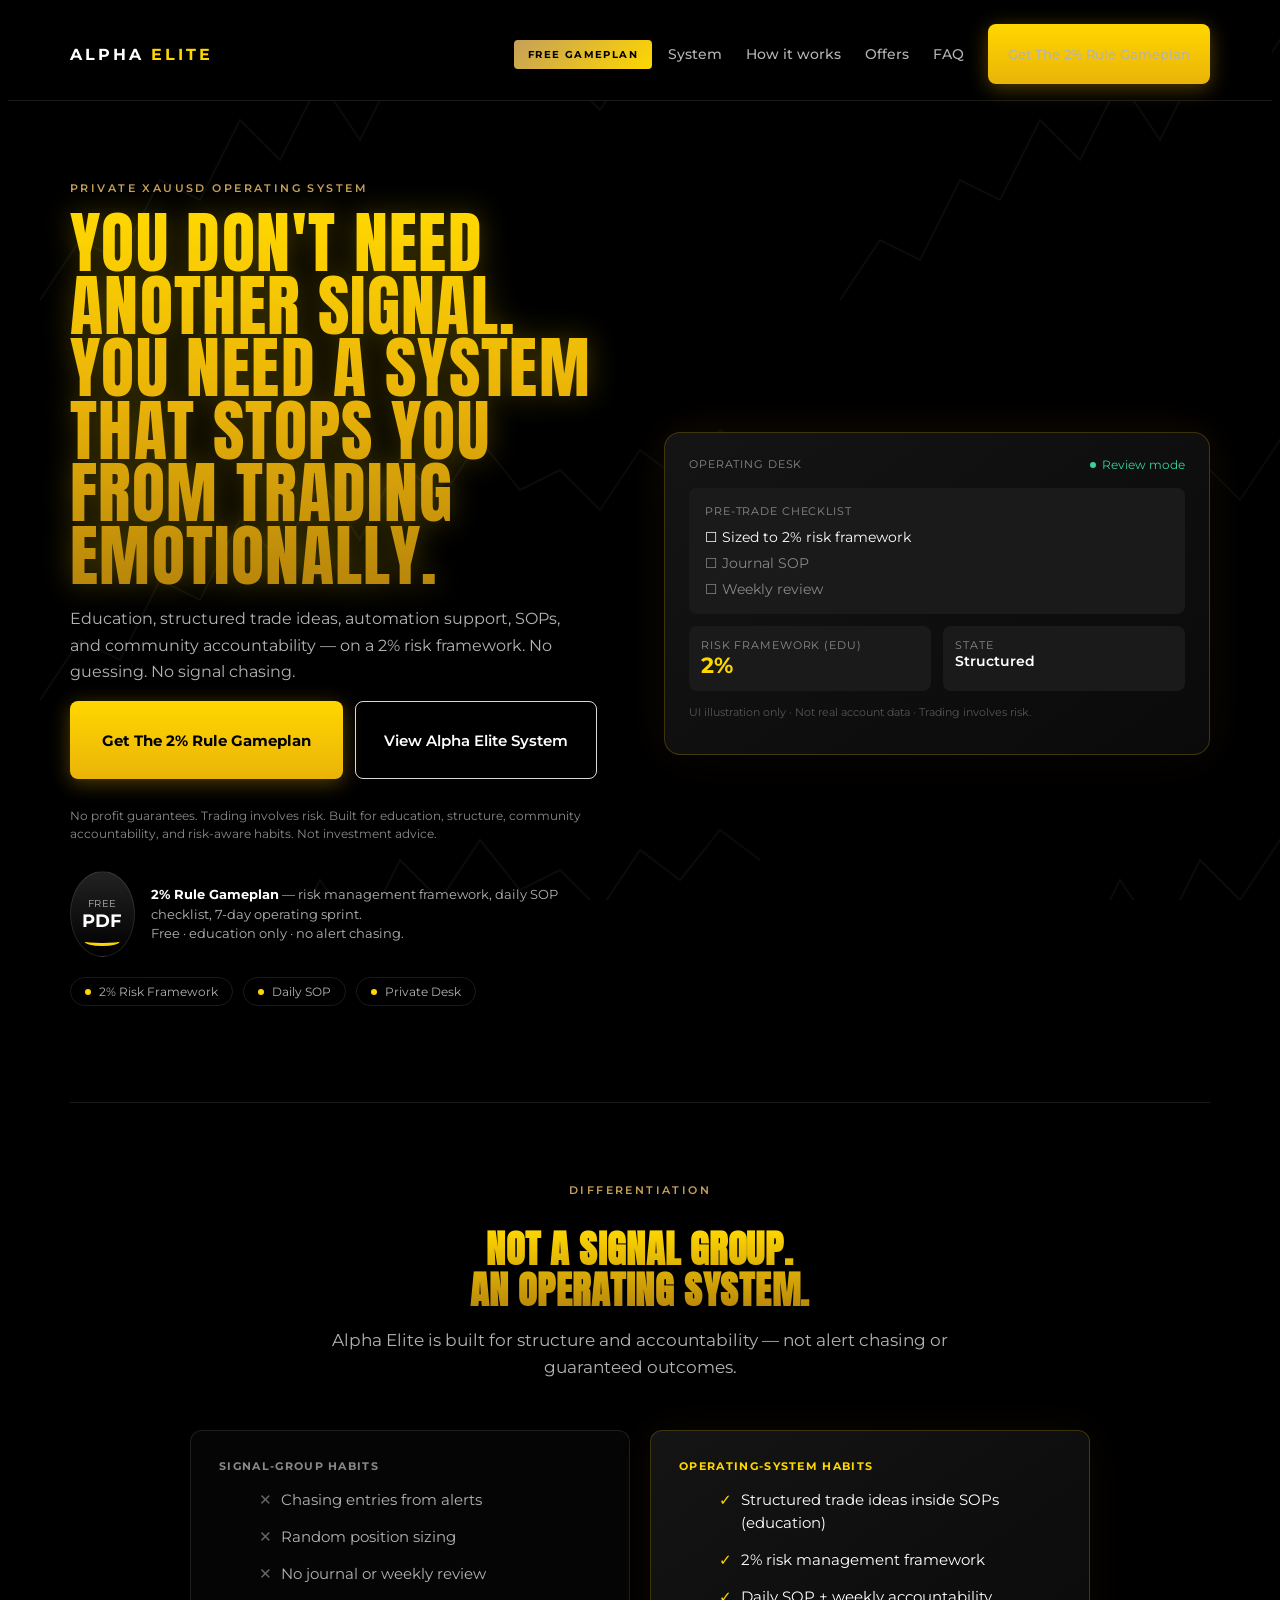
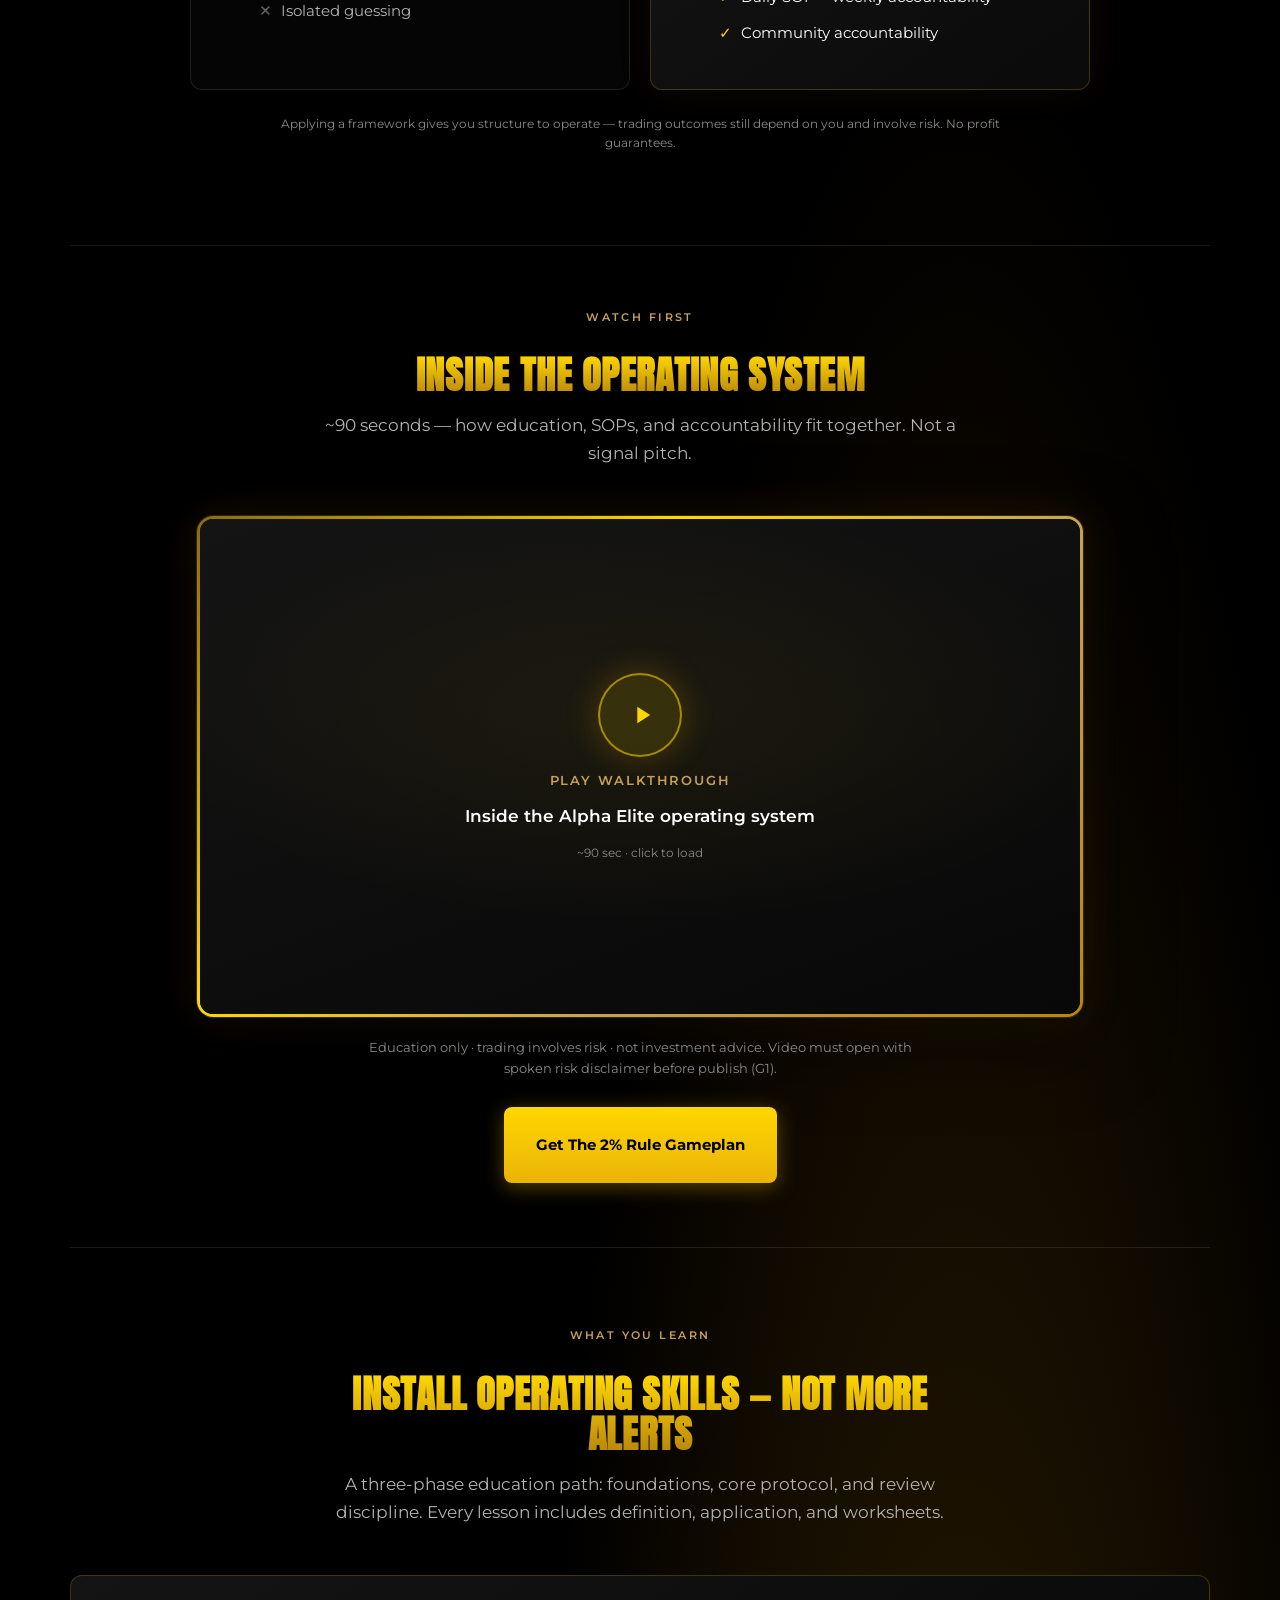
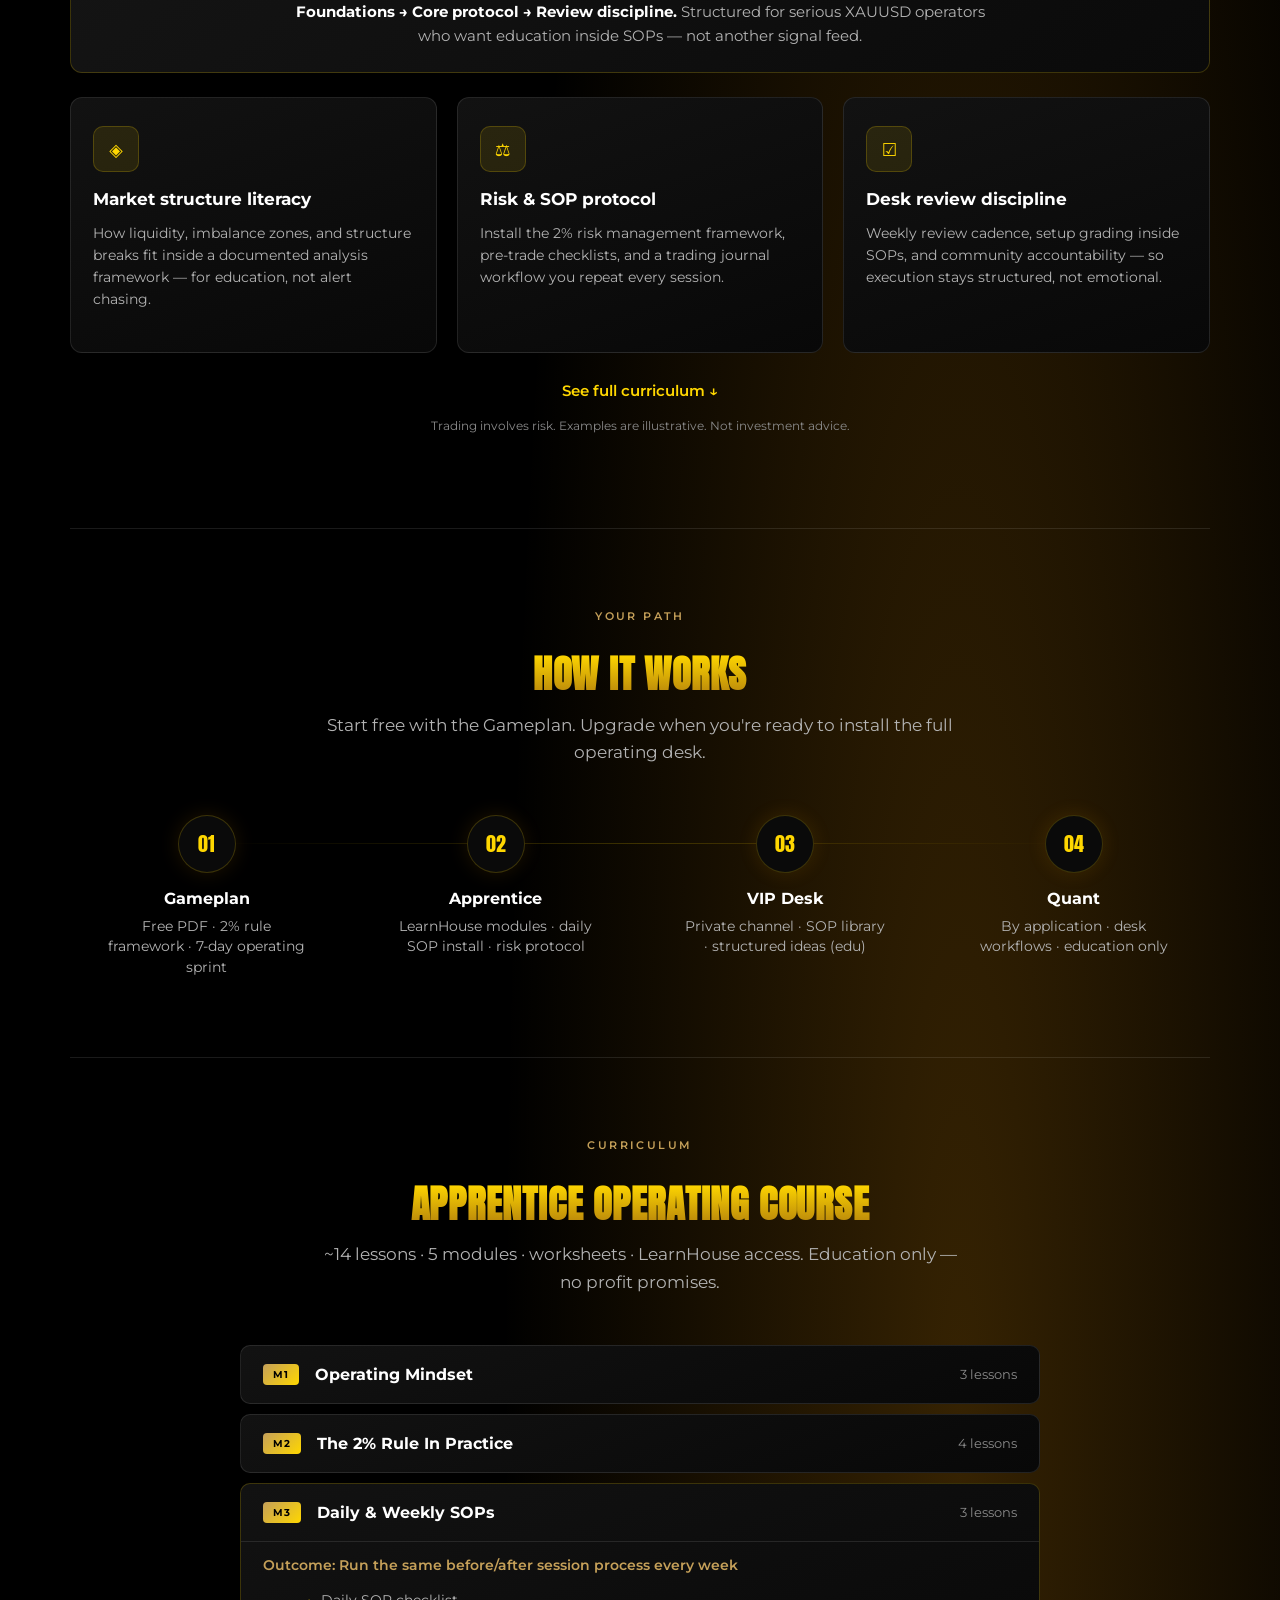
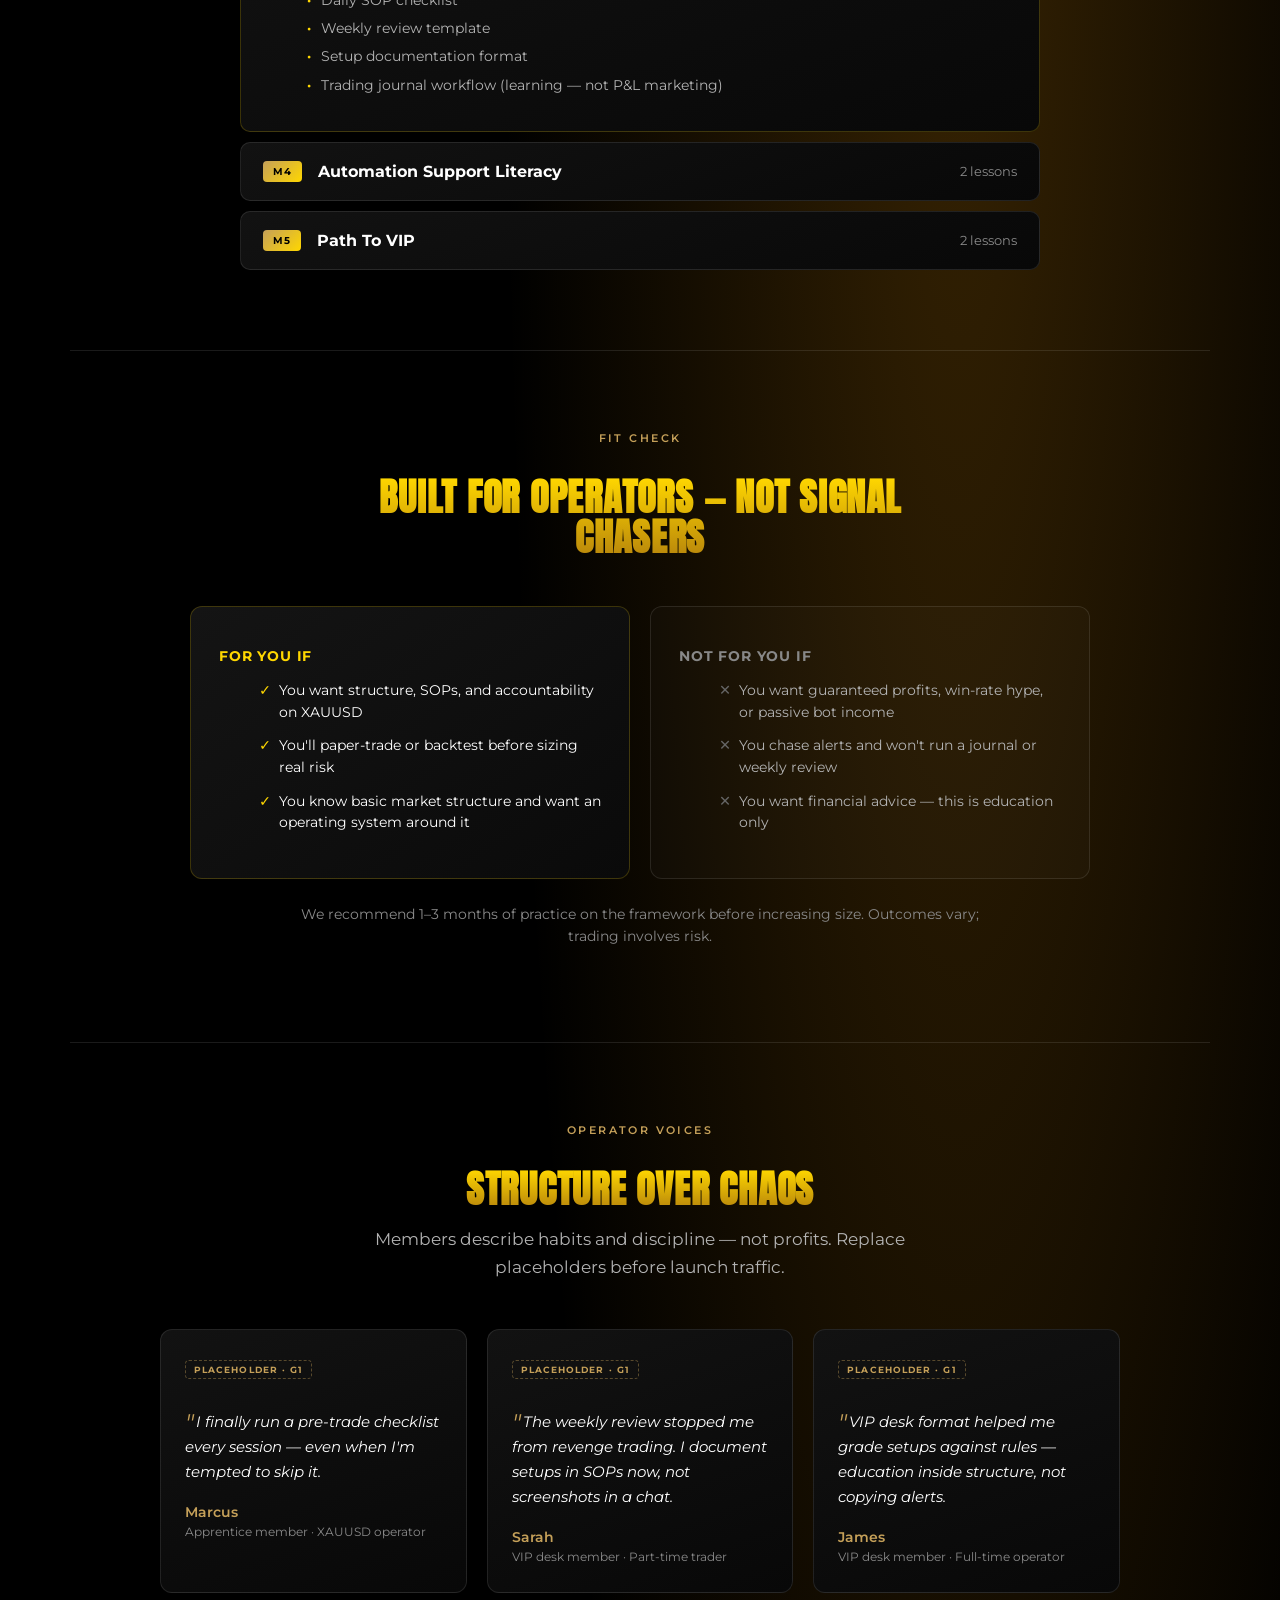
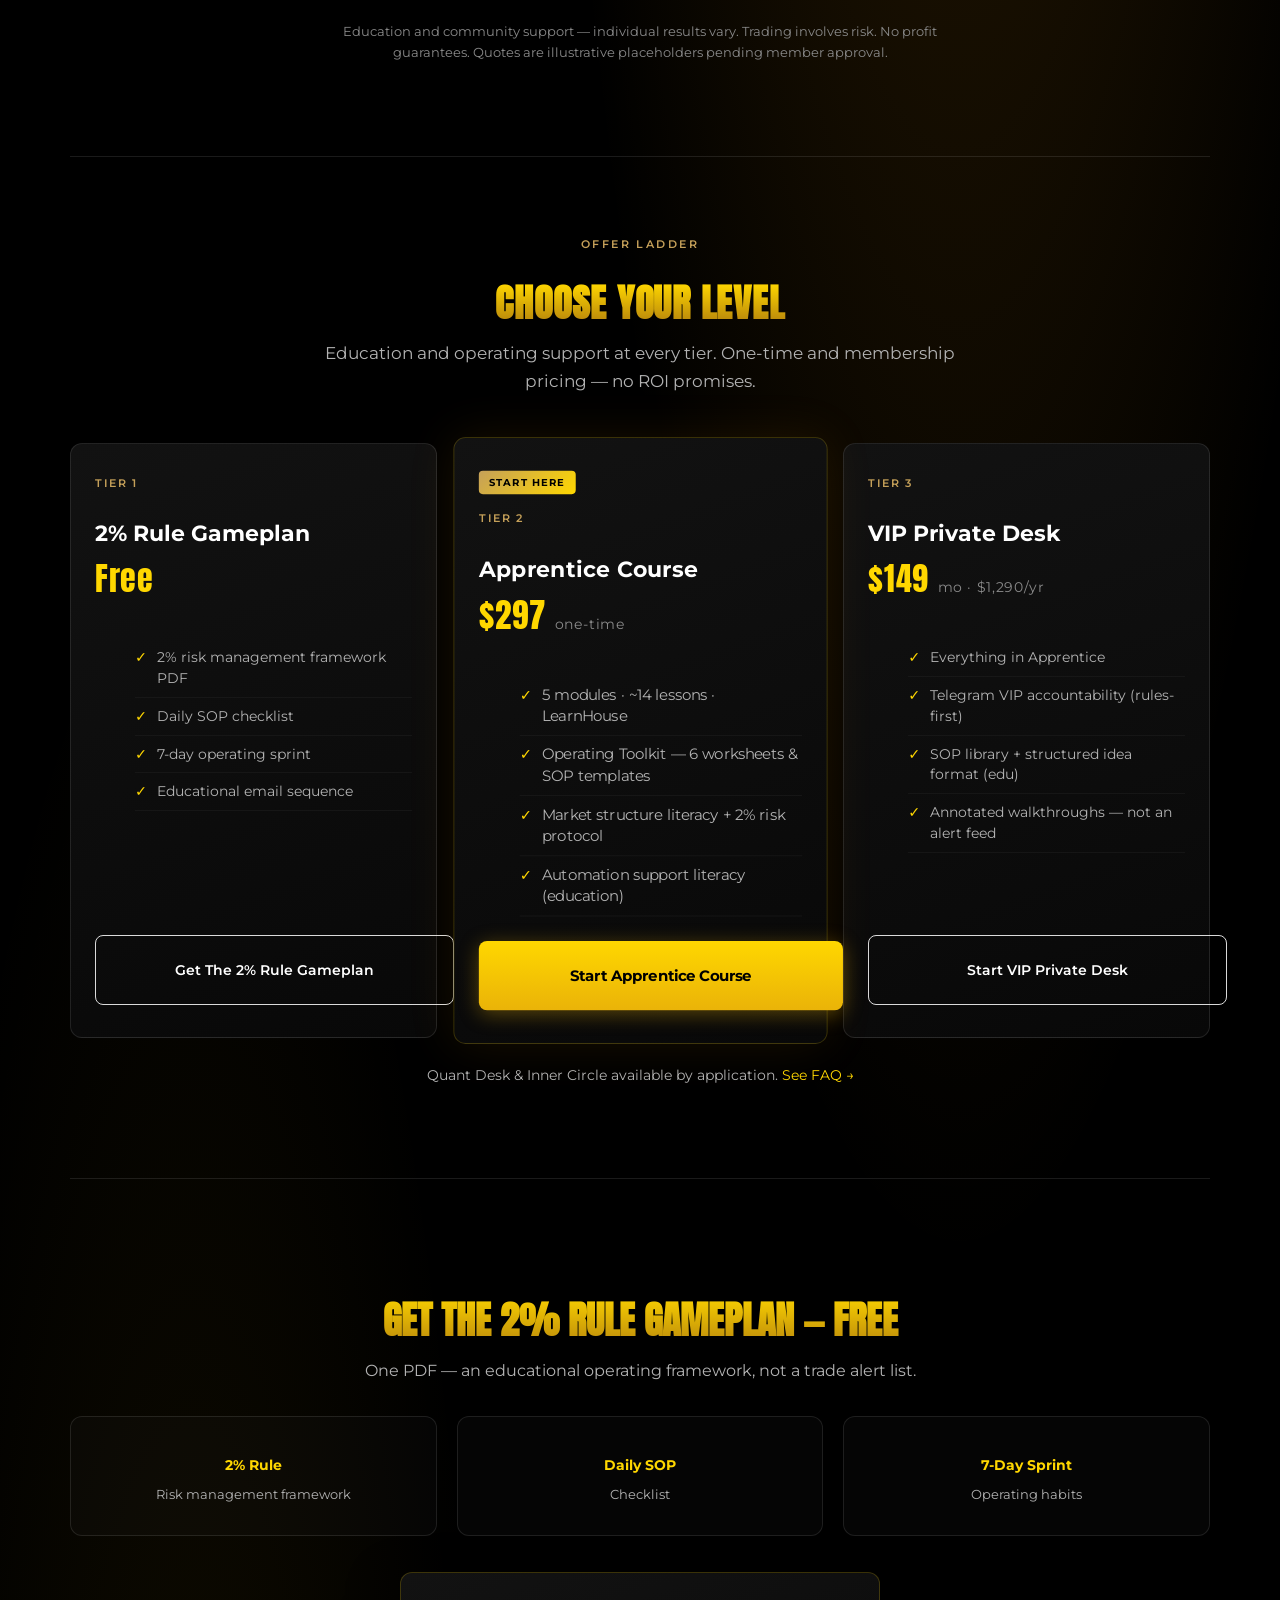
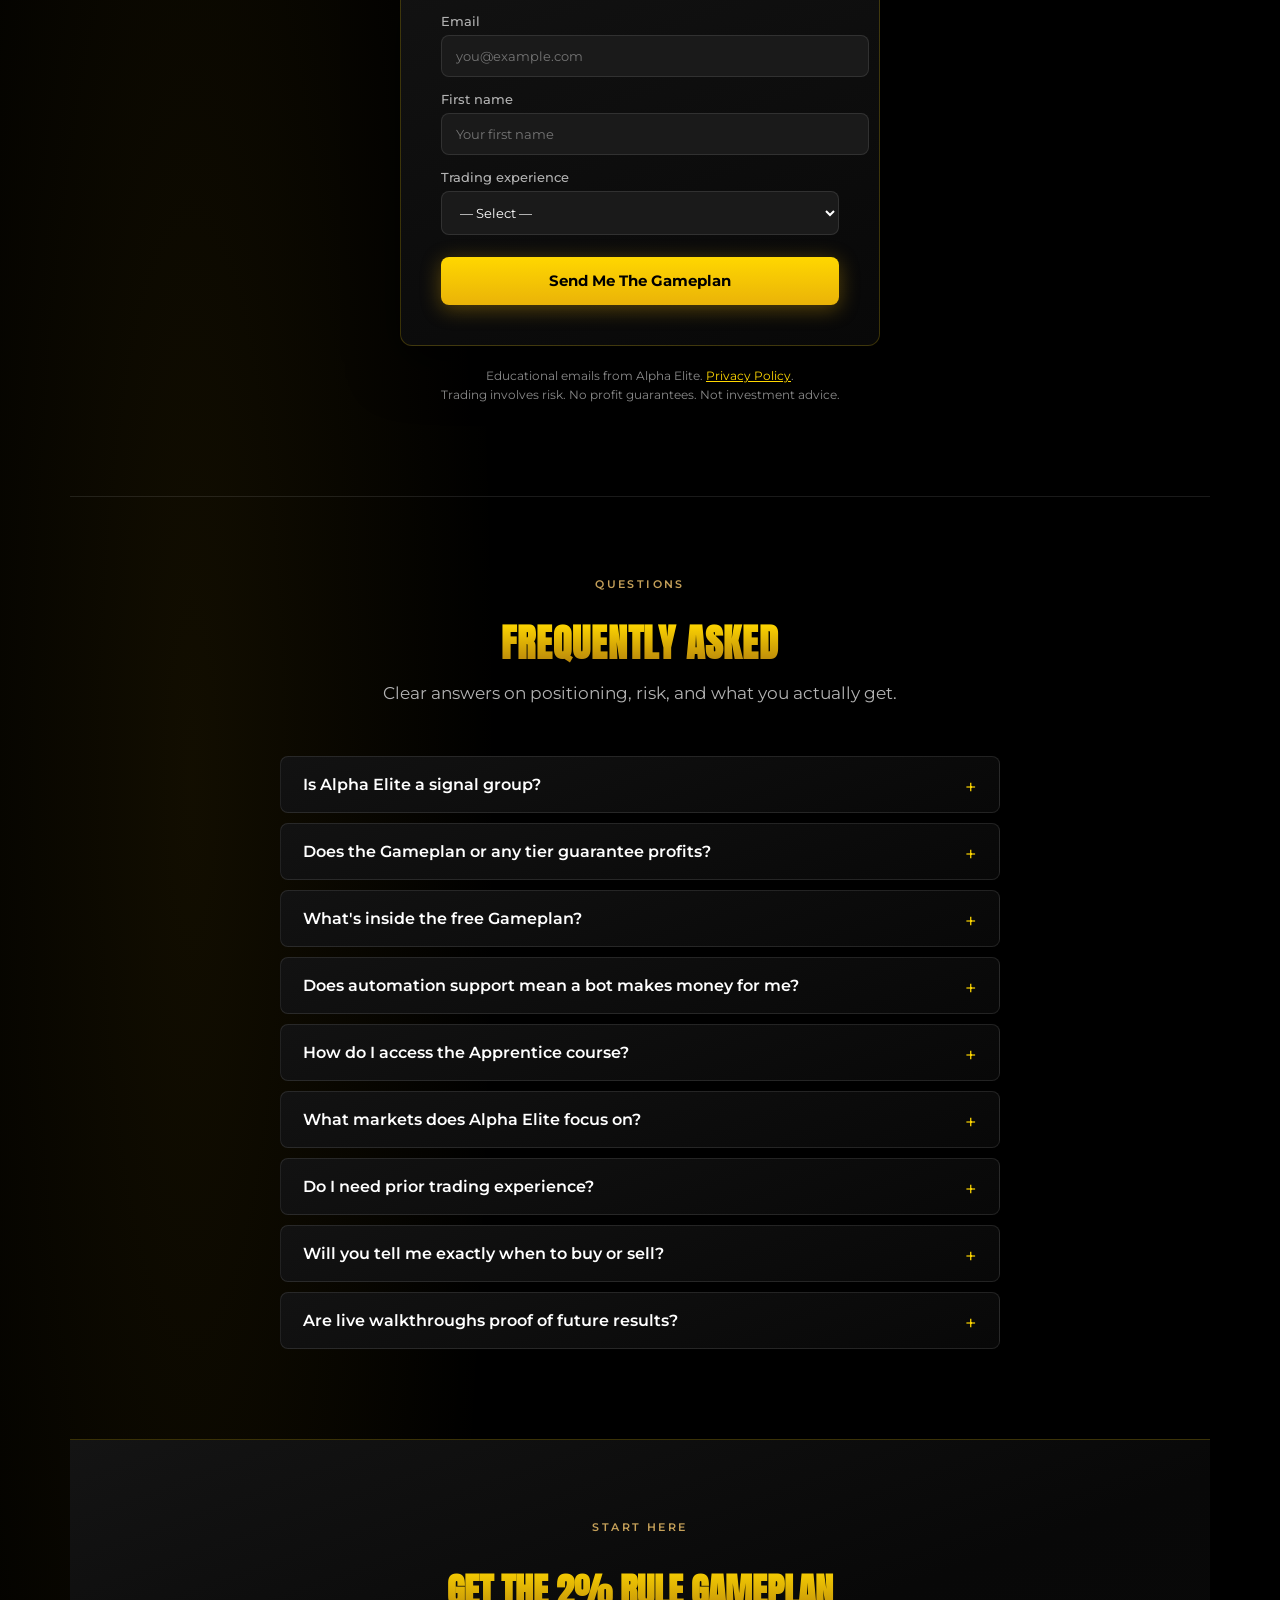
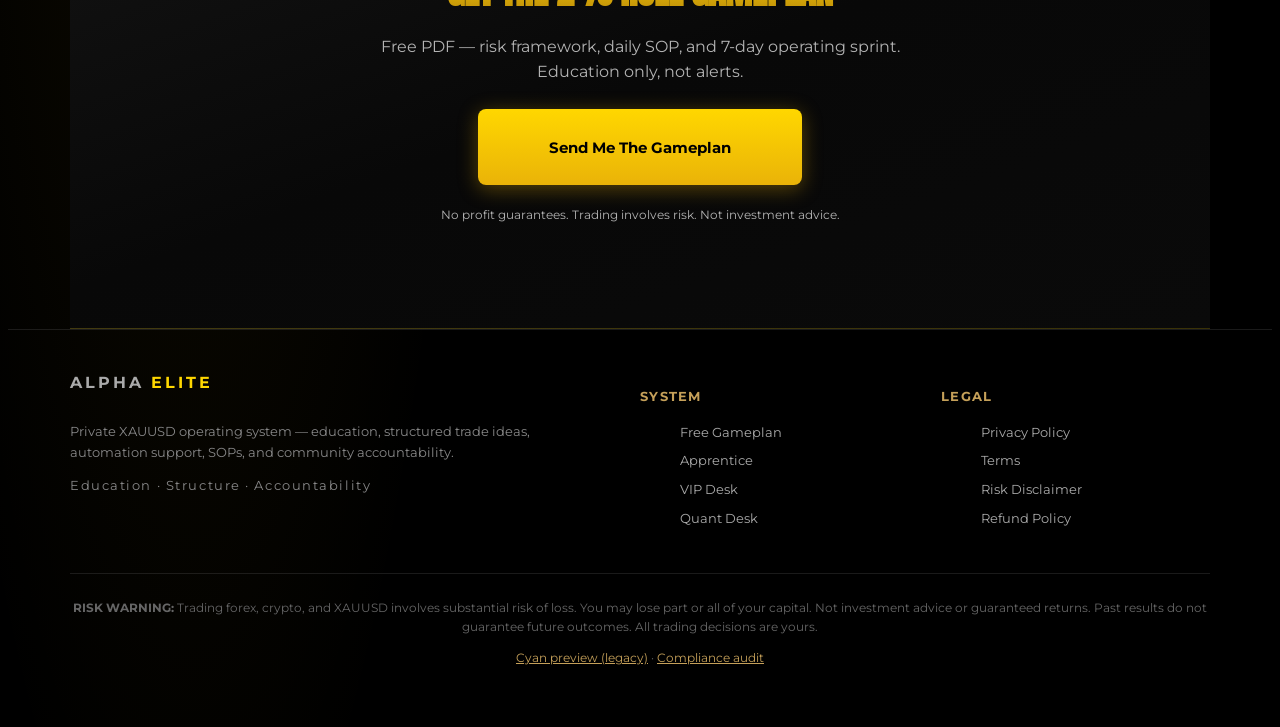
<file: web/wordpress/import/alpha-elite-child/homepage-dark-gold.html>
<!DOCTYPE html>
<html lang="en">
<head>
  <meta charset="UTF-8" />
  <meta name="viewport" content="width=device-width, initial-scale=1.0" />
  <title>Alpha Elite — Private Financial Operating System</title>
  <link rel="stylesheet" href="alpha-elite-tokens.css" />
  <style>
    .header-inner {
      max-width: var(--ae-max); margin: 0 auto; padding: 16px 24px;
      display: flex; align-items: center; justify-content: space-between;
    }
    .nav { display: flex; gap: 24px; align-items: center; }
    .nav a { color: var(--ae-muted); font-size: 0.875rem; text-decoration: none; font-weight: 500; }
    .nav a:hover { color: var(--ae-gold); }
    .nav .ae-btn-gold { padding: 10px 20px; min-height: 40px; font-size: 0.8rem; }
    .header-badge { margin-left: auto; margin-right: 16px; }
    .optin-section {
      padding: 80px 0;
      border-top: 1px solid var(--ae-border);
    }
    .optin-section h2 {
      font-family: var(--ae-font-display);
      text-transform: uppercase;
      font-size: clamp(1.75rem, 3vw, 2.5rem);
      text-align: center;
      background: linear-gradient(180deg, #ffd700, #b8860b);
      -webkit-background-clip: text;
      -webkit-text-fill-color: transparent;
      background-clip: text;
      margin-bottom: 12px;
    }
    .optin-intro { text-align: center; color: var(--ae-muted); max-width: 560px; margin: 0 auto 36px; }
    .features { display: grid; grid-template-columns: repeat(3,1fr); gap: 20px; margin-bottom: 36px; }
    .feat {
      text-align: center; padding: 20px;
      border: 1px solid var(--ae-border); border-radius: 12px;
      background: rgba(255,255,255,0.02);
    }
    .feat h4 { color: var(--ae-gold); font-size: 0.9rem; margin-bottom: 6px; }
    .feat p { font-size: 0.8rem; color: var(--ae-muted); }
    .form-wrap { max-width: 480px; margin: 0 auto; }
    .form-legal { text-align: center; font-size: 12px; color: var(--ae-disclaimer); margin-top: 20px; line-height: 1.6; }
    .form-legal a { color: var(--ae-gold); }
    .footer {
      border-top: 1px solid var(--ae-border);
      padding: 40px 24px; text-align: center;
      font-size: 12px; color: #666; line-height: 1.6;
    }
    .footer a { color: var(--ae-gold-muted); }
    .desk-panel { background: #1a1a1a; border-radius: 8px; padding: 16px; margin-bottom: 12px; }
    .desk-label-sm { font-size: 11px; color: var(--ae-disclaimer); text-transform: uppercase; letter-spacing: 0.08em; }
    .stat-grid { display: grid; grid-template-columns: 1fr 1fr; gap: 12px; }
    .stat-inner { background: #1a1a1a; border-radius: 8px; padding: 12px; }
    .stat-gold { font-size: 22px; font-weight: 700; color: var(--ae-gold); }
    .desk-foot { font-size: 11px; color: #555; margin-top: 14px; }
    .tier-row { display: flex; gap: 16px; align-items: center; margin-top: 24px; }
    .tier-note { font-size: 13px; color: var(--ae-muted); line-height: 1.5; }
    .tier-note strong { color: var(--ae-text); }

    /* Shared section styles */
    .ae-section {
      padding: 80px 0;
      border-top: 1px solid var(--ae-border);
    }
    .ae-section-head {
      text-align: center;
      max-width: 640px;
      margin: 0 auto 48px;
    }
    .ae-section-head h2 {
      font-family: var(--ae-font-display);
      text-transform: uppercase;
      font-size: clamp(1.75rem, 3vw, 2.5rem);
      letter-spacing: 0.02em;
      line-height: 1.05;
      margin-bottom: 14px;
      background: linear-gradient(180deg, #ffd700, #b8860b);
      -webkit-background-clip: text;
      -webkit-text-fill-color: transparent;
      background-clip: text;
    }
    .ae-section-head p {
      color: var(--ae-muted);
      font-size: 1.05rem;
      line-height: 1.65;
    }

    /* not-signal-group */
    .contrast-grid {
      display: grid;
      grid-template-columns: 1fr 1fr;
      gap: 20px;
      max-width: 900px;
      margin: 0 auto;
    }
    .contrast-card {
      border-radius: 12px;
      padding: 28px;
    }
    .contrast-card--muted {
      background: rgba(255,255,255,0.02);
      border: 1px solid var(--ae-border);
    }
    .contrast-card--gold {
      background: linear-gradient(145deg, #141414, #0a0a0a);
      border: 1px solid var(--ae-border-gold);
      box-shadow: 0 0 40px rgba(245, 158, 11, 0.06);
    }
    .contrast-label {
      font-size: 11px;
      font-weight: 700;
      letter-spacing: 0.12em;
      text-transform: uppercase;
      margin-bottom: 16px;
    }
    .contrast-label--bad { color: #888; }
    .contrast-label--good { color: var(--ae-gold); }
    .contrast-list {
      list-style: none;
      display: flex;
      flex-direction: column;
      gap: 14px;
    }
    .contrast-list li {
      font-size: 0.95rem;
      line-height: 1.5;
      padding-left: 22px;
      position: relative;
      color: var(--ae-muted);
    }
    .contrast-card--gold .contrast-list li { color: var(--ae-text); }
    .contrast-list li::before {
      position: absolute;
      left: 0;
      font-weight: 700;
    }
    .contrast-card--muted .contrast-list li::before { content: '✕'; color: #666; }
    .contrast-card--gold .contrast-list li::before { content: '✓'; color: var(--ae-gold); }
    .contrast-note {
      text-align: center;
      font-size: 12px;
      color: var(--ae-disclaimer);
      margin-top: 24px;
      max-width: 720px;
      margin-left: auto;
      margin-right: auto;
      line-height: 1.6;
    }

    /* how-it-works timeline */
    .timeline {
      display: grid;
      grid-template-columns: repeat(4, 1fr);
      gap: 16px;
      position: relative;
    }
    .timeline::before {
      content: '';
      position: absolute;
      top: 28px;
      left: 12%;
      right: 12%;
      height: 1px;
      background: linear-gradient(90deg, transparent, var(--ae-border-gold), transparent);
      z-index: 0;
    }
    .timeline-step {
      text-align: center;
      position: relative;
      z-index: 1;
    }
    .step-num {
      width: 56px;
      height: 56px;
      border-radius: 50%;
      margin: 0 auto 16px;
      display: flex;
      align-items: center;
      justify-content: center;
      font-family: var(--ae-font-display);
      font-size: 1.25rem;
      color: var(--ae-gold);
      background: #0a0a0a;
      border: 1px solid var(--ae-border-gold);
      box-shadow: 0 0 20px rgba(245, 158, 11, 0.12);
    }
    .step-title {
      font-weight: 700;
      font-size: 1rem;
      margin-bottom: 8px;
      color: var(--ae-text);
    }
    .step-desc {
      font-size: 0.85rem;
      color: var(--ae-muted);
      line-height: 1.5;
      max-width: 200px;
      margin: 0 auto;
    }

    /* offers */
    .offers-grid {
      display: grid;
      grid-template-columns: repeat(3, 1fr);
      gap: 20px;
      align-items: stretch;
    }
    .offer-card {
      background: linear-gradient(160deg, #121212, #080808);
      border: 1px solid var(--ae-border);
      border-radius: 12px;
      padding: 32px 24px;
      display: flex;
      flex-direction: column;
    }
    .offer-card--featured {
      border-color: var(--ae-border-gold);
      box-shadow: 0 0 48px rgba(245, 158, 11, 0.1);
      transform: scale(1.02);
    }
    .offer-badge {
      display: inline-block;
      font-size: 10px;
      font-weight: 700;
      letter-spacing: 0.1em;
      text-transform: uppercase;
      color: #000;
      background: linear-gradient(135deg, #c5a059, #ffd700);
      padding: 5px 10px;
      border-radius: 4px;
      margin-bottom: 16px;
      align-self: flex-start;
    }
    .offer-tier {
      font-size: 11px;
      font-weight: 600;
      letter-spacing: 0.14em;
      text-transform: uppercase;
      color: var(--ae-gold-muted);
      margin-bottom: 8px;
    }
    .offer-card h3 {
      font-size: 1.35rem;
      font-weight: 700;
      margin-bottom: 8px;
    }
    .offer-price {
      font-family: var(--ae-font-display);
      font-size: 2rem;
      color: var(--ae-gold);
      margin-bottom: 20px;
      letter-spacing: 0.02em;
    }
    .offer-price span {
      font-family: var(--ae-font-body);
      font-size: 0.85rem;
      color: var(--ae-disclaimer);
      font-weight: 400;
    }
    .offer-features {
      list-style: none;
      flex: 1;
      margin-bottom: 24px;
    }
    .offer-features li {
      font-size: 0.9rem;
      color: var(--ae-muted);
      padding: 8px 0;
      padding-left: 22px;
      position: relative;
      border-bottom: 1px solid rgba(255,255,255,0.04);
      line-height: 1.45;
    }
    .offer-features li::before {
      content: '✓';
      position: absolute;
      left: 0;
      color: var(--ae-gold);
      font-weight: 700;
    }
    .offer-card .ae-btn-gold,
    .offer-card .ae-btn-outline {
      width: 100%;
      font-size: 0.9rem;
      padding: 12px 20px;
      min-height: 44px;
    }
    .offers-foot {
      text-align: center;
      margin-top: 28px;
      font-size: 0.9rem;
      color: var(--ae-muted);
    }
    .offers-foot a { color: var(--ae-gold); text-decoration: none; }

    /* faq */
    .faq-list {
      max-width: 720px;
      margin: 0 auto;
    }
    .faq-list details {
      background: linear-gradient(160deg, #121212, #080808);
      border: 1px solid var(--ae-border);
      border-radius: 8px;
      padding: 18px 22px;
      margin-bottom: 10px;
    }
    .faq-list details[open] { border-color: var(--ae-border-gold); }
    .faq-list summary {
      font-weight: 600;
      cursor: pointer;
      color: var(--ae-text);
      list-style: none;
    }
    .faq-list summary::-webkit-details-marker { display: none; }
    .faq-list summary::after {
      content: '+';
      float: right;
      color: var(--ae-gold);
      font-weight: 400;
      font-size: 1.25rem;
    }
    .faq-list details[open] summary::after { content: '−'; }
    .faq-list details p {
      margin-top: 14px;
      font-size: 0.9rem;
      color: var(--ae-muted);
      line-height: 1.6;
    }
    .faq-list details p strong { color: var(--ae-text); }

    /* what-you-learn / system library */
    .library-flow {
      background: linear-gradient(145deg, #141414, #0a0a0a);
      border: 1px solid var(--ae-border-gold);
      border-radius: 12px;
      padding: 24px 28px;
      margin-bottom: 24px;
      text-align: center;
    }
    .library-flow p {
      color: var(--ae-muted);
      font-size: 0.95rem;
      line-height: 1.6;
      max-width: 720px;
      margin: 0 auto;
    }
    .library-flow strong { color: var(--ae-text); }
    .library-grid {
      display: grid;
      grid-template-columns: repeat(3, 1fr);
      gap: 20px;
    }
    .library-card {
      background: linear-gradient(160deg, #121212, #080808);
      border: 1px solid var(--ae-border);
      border-radius: 12px;
      padding: 28px 22px;
      transition: border-color 0.2s;
    }
    .library-card:hover { border-color: var(--ae-border-gold); }
    .library-icon {
      width: 44px;
      height: 44px;
      border-radius: 10px;
      background: rgba(255, 215, 0, 0.1);
      border: 1px solid var(--ae-border-gold);
      display: flex;
      align-items: center;
      justify-content: center;
      font-size: 1.1rem;
      margin-bottom: 16px;
      color: var(--ae-gold);
    }
    .library-card h3 {
      font-size: 1.05rem;
      font-weight: 700;
      margin-bottom: 10px;
      color: var(--ae-text);
    }
    .library-card p {
      font-size: 0.88rem;
      color: var(--ae-muted);
      line-height: 1.55;
    }
    .library-cta {
      text-align: center;
      margin-top: 28px;
    }
    .library-cta a {
      color: var(--ae-gold);
      text-decoration: none;
      font-weight: 600;
      font-size: 0.95rem;
    }

    /* curriculum modules */
    .curriculum-list {
      max-width: 800px;
      margin: 0 auto;
      display: flex;
      flex-direction: column;
      gap: 10px;
    }
    .module-card {
      background: linear-gradient(160deg, #121212, #080808);
      border: 1px solid var(--ae-border);
      border-radius: 10px;
      overflow: hidden;
    }
    .module-card[open] { border-color: var(--ae-border-gold); }
    .module-card summary {
      padding: 18px 22px;
      cursor: pointer;
      list-style: none;
      display: flex;
      align-items: center;
      gap: 16px;
    }
    .module-card summary::-webkit-details-marker { display: none; }
    .module-badge {
      font-size: 10px;
      font-weight: 700;
      letter-spacing: 0.1em;
      text-transform: uppercase;
      color: #000;
      background: linear-gradient(135deg, #c5a059, #ffd700);
      padding: 4px 10px;
      border-radius: 4px;
      flex-shrink: 0;
    }
    .module-title {
      font-weight: 700;
      font-size: 1rem;
      color: var(--ae-text);
      flex: 1;
    }
    .module-meta {
      font-size: 0.8rem;
      color: var(--ae-disclaimer);
      flex-shrink: 0;
    }
    .module-body {
      padding: 0 22px 20px 22px;
      border-top: 1px solid var(--ae-border);
    }
    .module-outcome {
      font-size: 0.9rem;
      color: var(--ae-gold-muted);
      margin: 14px 0 10px;
      font-weight: 600;
    }
    .module-includes {
      list-style: none;
      display: flex;
      flex-direction: column;
      gap: 8px;
    }
    .module-includes li {
      font-size: 0.88rem;
      color: var(--ae-muted);
      padding-left: 18px;
      position: relative;
      line-height: 1.45;
    }
    .module-includes li::before {
      content: '·';
      position: absolute;
      left: 4px;
      color: var(--ae-gold);
      font-weight: 700;
    }

    /* who-its-for */
    .who-grid {
      display: grid;
      grid-template-columns: 1fr 1fr;
      gap: 20px;
      max-width: 900px;
      margin: 0 auto;
    }
    .who-card {
      border-radius: 12px;
      padding: 28px;
    }
    .who-card--for {
      background: linear-gradient(145deg, #141414, #0a0a0a);
      border: 1px solid var(--ae-border-gold);
    }
    .who-card--not {
      background: rgba(255,255,255,0.02);
      border: 1px solid var(--ae-border);
    }
    .who-card h3 {
      font-size: 1rem;
      font-weight: 700;
      margin-bottom: 16px;
      text-transform: uppercase;
      letter-spacing: 0.06em;
      font-size: 0.85rem;
    }
    .who-card--for h3 { color: var(--ae-gold); }
    .who-card--not h3 { color: #888; }
    .who-list {
      list-style: none;
      display: flex;
      flex-direction: column;
      gap: 12px;
    }
    .who-list li {
      font-size: 0.9rem;
      color: var(--ae-muted);
      line-height: 1.5;
      padding-left: 20px;
      position: relative;
    }
    .who-card--for .who-list li { color: var(--ae-text); }
    .who-card--for .who-list li::before { content: '✓'; position: absolute; left: 0; color: var(--ae-gold); }
    .who-card--not .who-list li::before { content: '✕'; position: absolute; left: 0; color: #666; }
    .who-prereq {
      text-align: center;
      font-size: 0.88rem;
      color: var(--ae-disclaimer);
      margin-top: 24px;
      max-width: 680px;
      margin-left: auto;
      margin-right: auto;
      line-height: 1.6;
    }

    /* testimonials — placeholder until G1-approved quotes */
    .testimonials-grid {
      display: grid;
      grid-template-columns: repeat(3, 1fr);
      gap: 20px;
      max-width: 960px;
      margin: 0 auto;
    }
    .testimonial-card {
      background: linear-gradient(160deg, #121212, #080808);
      border: 1px solid var(--ae-border);
      border-radius: 12px;
      padding: 28px 24px;
      text-align: left;
      position: relative;
    }
    .testimonial-card:hover { border-color: var(--ae-border-gold); }
    .testimonial-placeholder {
      display: inline-block;
      font-size: 9px;
      font-weight: 700;
      letter-spacing: 0.12em;
      text-transform: uppercase;
      color: var(--ae-gold-muted);
      border: 1px dashed rgba(197, 160, 89, 0.4);
      padding: 3px 8px;
      border-radius: 4px;
      margin-bottom: 14px;
    }
    .testimonial-quote {
      font-size: 0.95rem;
      color: var(--ae-text);
      line-height: 1.65;
      margin-bottom: 20px;
      font-style: italic;
    }
    .testimonial-quote::before {
      content: '"';
      color: var(--ae-gold-muted);
      font-size: 1.5rem;
      line-height: 0;
      vertical-align: -0.2em;
      margin-right: 2px;
    }
    .testimonial-author {
      font-size: 0.85rem;
      font-weight: 600;
      color: var(--ae-gold-muted);
    }
    .testimonial-role {
      font-size: 0.78rem;
      color: var(--ae-disclaimer);
      margin-top: 4px;
    }
    .testimonials-note {
      text-align: center;
      font-size: 0.82rem;
      color: var(--ae-disclaimer);
      margin-top: 28px;
      max-width: 640px;
      margin-left: auto;
      margin-right: auto;
      line-height: 1.6;
    }

    /* VSL video frame — click-to-load facade */
    .vsl-section { padding-top: 64px; padding-bottom: 64px; }
    .vsl-wrap {
      max-width: 880px;
      margin: 0 auto;
      padding: 3px;
      border-radius: 16px;
      background: linear-gradient(135deg, #8b6914 0%, #ffd700 35%, #c5a059 65%, #b8860b 100%);
      box-shadow:
        0 0 0 1px rgba(255, 215, 0, 0.15),
        0 24px 80px rgba(0, 0, 0, 0.55),
        0 0 48px rgba(245, 158, 11, 0.12);
    }
    .vsl-inner {
      border-radius: 13px;
      overflow: hidden;
      background: #050505;
      aspect-ratio: 16 / 9;
      position: relative;
    }
    .vsl-facade {
      position: absolute;
      inset: 0;
      display: flex;
      flex-direction: column;
      align-items: center;
      justify-content: center;
      gap: 16px;
      cursor: pointer;
      background:
        radial-gradient(ellipse 80% 60% at 50% 40%, rgba(255, 215, 0, 0.06) 0%, transparent 70%),
        linear-gradient(160deg, #141414 0%, #080808 100%);
      border: none;
      width: 100%;
      height: 100%;
      padding: 24px;
      color: inherit;
      font-family: inherit;
      transition: background 0.2s;
    }
    .vsl-facade:hover {
      background:
        radial-gradient(ellipse 80% 60% at 50% 40%, rgba(255, 215, 0, 0.1) 0%, transparent 70%),
        linear-gradient(160deg, #1a1a1a 0%, #0a0a0a 100%);
    }
    .vsl-facade.is-hidden { display: none; }
    .vsl-play-ring {
      width: 80px;
      height: 80px;
      border-radius: 50%;
      display: flex;
      align-items: center;
      justify-content: center;
      background: rgba(255, 215, 0, 0.12);
      border: 2px solid rgba(255, 215, 0, 0.55);
      box-shadow: 0 0 32px rgba(245, 158, 11, 0.25);
      transition: transform 0.2s, box-shadow 0.2s;
    }
    .vsl-facade:hover .vsl-play-ring {
      transform: scale(1.05);
      box-shadow: 0 0 40px rgba(245, 158, 11, 0.35);
    }
    .vsl-play-ring svg {
      width: 28px;
      height: 28px;
      margin-left: 4px;
      fill: var(--ae-gold);
    }
    .vsl-facade-label {
      font-size: 0.8rem;
      font-weight: 600;
      letter-spacing: 0.14em;
      text-transform: uppercase;
      color: var(--ae-gold-muted);
    }
    .vsl-facade-title {
      font-size: 1.05rem;
      font-weight: 600;
      color: var(--ae-text);
      text-align: center;
      max-width: 360px;
      line-height: 1.45;
    }
    .vsl-facade-duration {
      font-size: 0.75rem;
      color: var(--ae-disclaimer);
    }
    .vsl-embed {
      position: absolute;
      inset: 0;
      width: 100%;
      height: 100%;
      border: none;
      display: none;
    }
    .vsl-embed.is-active { display: block; }
    .vsl-placeholder-badge {
      position: absolute;
      top: 12px;
      right: 12px;
      font-size: 9px;
      font-weight: 700;
      letter-spacing: 0.1em;
      text-transform: uppercase;
      color: var(--ae-gold-muted);
      border: 1px dashed rgba(197, 160, 89, 0.45);
      padding: 4px 8px;
      border-radius: 4px;
      background: rgba(0, 0, 0, 0.6);
      pointer-events: none;
    }
    .vsl-note {
      text-align: center;
      font-size: 0.82rem;
      color: var(--ae-disclaimer);
      margin-top: 20px;
      max-width: 560px;
      margin-left: auto;
      margin-right: auto;
      line-height: 1.6;
    }
    .vsl-cta-row {
      display: flex;
      justify-content: center;
      margin-top: 28px;
    }

    .final-cta {
      background: linear-gradient(160deg, #141414 0%, #080808 50%, #0a0a0a 100%);
      border-top: 1px solid var(--ae-border-gold);
      border-bottom: 1px solid var(--ae-border-gold);
      text-align: center;
    }
    .final-cta-inner { max-width: 560px; margin: 0 auto; }
    .final-cta h2 {
      font-family: var(--ae-font-display); text-transform: uppercase;
      font-size: clamp(1.5rem, 3vw, 2.25rem); margin-bottom: 14px;
      background: linear-gradient(180deg, #ffd700, #b8860b);
      -webkit-background-clip: text; -webkit-text-fill-color: transparent; background-clip: text;
    }
    .final-cta p { color: var(--ae-muted); margin-bottom: 24px; line-height: 1.6; }
    .final-cta .ae-btn-gold { min-width: 260px; }

    .footer-grid {
      max-width: var(--ae-max); margin: 0 auto 32px;
      display: grid; grid-template-columns: 2fr 1fr 1fr; gap: 32px; text-align: left;
    }
    .footer-grid h4 {
      font-size: 0.8rem; font-weight: 700; letter-spacing: 0.1em;
      text-transform: uppercase; color: var(--ae-gold-muted); margin-bottom: 14px;
    }
    .footer-grid p, .footer-grid li { font-size: 13px; color: #888; line-height: 1.6; }
    .footer-grid ul { list-style: none; }
    .footer-grid li { margin-bottom: 8px; }
    .footer-grid a { color: #aaa; text-decoration: none; }
    .footer-grid a:hover { color: var(--ae-gold); }
    .footer-tagline { font-size: 11px; color: var(--ae-gold-muted); letter-spacing: 0.12em; margin-top: 8px; }
    .footer-bottom {
      border-top: 1px solid var(--ae-border); padding-top: 24px;
      font-size: 12px; color: #666; line-height: 1.6; max-width: var(--ae-max); margin: 0 auto; text-align: center;
    }

    @media (max-width: 767px) {
      .nav { display: none; }
      .header-badge { display: none; }
      .features { grid-template-columns: 1fr; }
      .contrast-grid { grid-template-columns: 1fr; }
      .timeline { grid-template-columns: 1fr; }
      .timeline::before { display: none; }
      .offers-grid { grid-template-columns: 1fr; }
      .offer-card--featured { transform: none; }
      .ae-section { padding: 56px 0; }
      .library-grid { grid-template-columns: 1fr; }
      .who-grid { grid-template-columns: 1fr; }
      .testimonials-grid { grid-template-columns: 1fr; }
      .footer-grid { grid-template-columns: 1fr; text-align: center; }
      .module-meta { display: none; }
    }
  </style>
</head>
<body class="ae-theme-gold">

  <header class="ae-header-gold">
    <div class="header-inner">
      <a href="#" class="ae-logo-gold">Alpha <span>Elite</span></a>
      <span class="ae-badge-seal header-badge">Free Gameplan</span>
      <nav class="nav">
        <a href="#what-you-learn">System</a>
        <a href="#how-it-works">How it works</a>
        <a href="#offers">Offers</a>
        <a href="#faq">FAQ</a>
        <a href="#get-gameplan" class="ae-btn-gold">Get The 2% Rule Gameplan</a>
      </nav>
    </div>
  </header>

  <main class="ae-container">
  <section class="ae-hero-grid" id="hero-main">
    <div class="ae-hero-content">
      <span class="ae-eyebrow-gold">Private XAUUSD operating system</span>

      <h1 class="ae-hero-title">
        You Don't Need Another Signal.<br>
        You Need A System That Stops You From Trading Emotionally.
      </h1>

      <p class="ae-body-text">
        Education, structured trade ideas, automation support, SOPs, and community accountability —
        on a 2% risk framework. No guessing. No signal chasing.
      </p>

      <div class="ae-cta-row">
        <a href="#get-gameplan" class="ae-btn-gold">Get The 2% Rule Gameplan</a>
        <a href="#alpha-elite-system" class="ae-btn-outline">View Alpha Elite System</a>
      </div>

      <p class="ae-disclaimer-micro">
        No profit guarantees. Trading involves risk. Built for education, structure, community accountability, and risk-aware habits. Not investment advice.
      </p>

      <div class="tier-row" id="alpha-elite-system">
        <div class="ae-tier-bubble">
          <span class="label">Free</span>
          <span class="value">PDF</span>
        </div>
        <p class="tier-note">
          <strong>2% Rule Gameplan</strong> — risk management framework, daily SOP checklist, 7-day operating sprint.<br>
          Free · education only · no alert chasing.
        </p>
      </div>

      <div class="ae-trust-row" style="margin-top:20px">
        <span class="ae-trust-pill">2% Risk Framework</span>
        <span class="ae-trust-pill">Daily SOP</span>
        <span class="ae-trust-pill">Private Desk</span>
      </div>
    </div>

    <div class="ae-hero-visual">
      <div class="ae-desk-card-gold" role="img" aria-label="Operating desk preview">
        <div style="display:flex;justify-content:space-between;margin-bottom:16px">
          <span class="desk-label-sm">Operating desk</span>
          <span style="font-size:12px;color:#34d399;display:flex;align-items:center;gap:6px">
            <span style="width:6px;height:6px;border-radius:50%;background:#34d399"></span>
            Review mode
          </span>
        </div>
        <div class="desk-panel">
          <div class="desk-label-sm" style="margin-bottom:10px">Pre-trade checklist</div>
          <div style="font-size:14px;color:#fff;margin-bottom:8px">☐ Sized to 2% risk framework</div>
          <div style="font-size:14px;color:#888;margin-bottom:8px">☐ Journal SOP</div>
          <div style="font-size:14px;color:#888">☐ Weekly review</div>
        </div>
        <div class="stat-grid">
          <div class="stat-inner">
            <div class="desk-label-sm">Risk framework (edu)</div>
            <div class="stat-gold">2%</div>
          </div>
          <div class="stat-inner">
            <div class="desk-label-sm">State</div>
            <div style="font-weight:600;color:#fff;font-size:14px">Structured</div>
          </div>
        </div>
        <p class="desk-foot">UI illustration only · Not real account data · Trading involves risk.</p>
      </div>
    </div>
  </section>

  <!-- S03: Not a signal group -->
  <section class="ae-section" id="not-signal-group">
    <div class="ae-section-head">
      <span class="ae-eyebrow-gold">Differentiation</span>
      <h2>Not A Signal Group.<br>An Operating System.</h2>
      <p>Alpha Elite is built for structure and accountability — not alert chasing or guaranteed outcomes.</p>
    </div>
    <div class="contrast-grid">
      <div class="contrast-card contrast-card--muted">
        <div class="contrast-label contrast-label--bad">Signal-group habits</div>
        <ul class="contrast-list">
          <li>Chasing entries from alerts</li>
          <li>Random position sizing</li>
          <li>No journal or weekly review</li>
          <li>Isolated guessing</li>
        </ul>
      </div>
      <div class="contrast-card contrast-card--gold">
        <div class="contrast-label contrast-label--good">Operating-system habits</div>
        <ul class="contrast-list">
          <li>Structured trade ideas inside SOPs (education)</li>
          <li>2% risk management framework</li>
          <li>Daily SOP + weekly accountability</li>
          <li>Community accountability</li>
        </ul>
      </div>
    </div>
    <p class="contrast-note">
      Applying a framework gives you structure to operate — trading outcomes still depend on you and involve risk. No profit guarantees.
    </p>
  </section>

  <!-- S11: VSL / video demo — replace YOUTUBE_ID before launch -->
  <section class="ae-section vsl-section" id="video-demo">
    <div class="ae-section-head">
      <span class="ae-eyebrow-gold">Watch first</span>
      <h2>Inside The Operating System</h2>
      <p>~90 seconds — how education, SOPs, and accountability fit together. Not a signal pitch.</p>
    </div>
    <div class="vsl-wrap">
      <div class="vsl-inner" id="vsl-player">
        <span class="vsl-placeholder-badge">VSL · YouTube unlisted</span>
        <button type="button" class="vsl-facade" id="vsl-facade" aria-label="Play video: Inside the Alpha Elite operating system">
          <div class="vsl-play-ring" aria-hidden="true">
            <svg viewBox="0 0 24 24"><path d="M8 5v14l11-7z"/></svg>
          </div>
          <span class="vsl-facade-label">Play walkthrough</span>
          <span class="vsl-facade-title">Inside the Alpha Elite operating system</span>
          <span class="vsl-facade-duration">~90 sec · click to load</span>
        </button>
        <iframe
          class="vsl-embed"
          id="vsl-embed"
          title="Alpha Elite operating system walkthrough"
          allow="accelerometer; autoplay; clipboard-write; encrypted-media; gyroscope; picture-in-picture"
          allowfullscreen
          loading="lazy"
        ></iframe>
      </div>
    </div>
    <p class="vsl-note">
      Education only · trading involves risk · not investment advice.
      Video must open with spoken risk disclaimer before publish (G1).
    </p>
    <div class="vsl-cta-row">
      <a href="#get-gameplan" class="ae-btn-gold">Get The 2% Rule Gameplan</a>
    </div>
  </section>

  <!-- S04: What you learn (curriculum pillars) -->
  <section class="ae-section" id="what-you-learn">
    <div class="ae-section-head">
      <span class="ae-eyebrow-gold">What you learn</span>
      <h2>Install Operating Skills — Not More Alerts</h2>
      <p>A three-phase education path: foundations, core protocol, and review discipline. Every lesson includes definition, application, and worksheets.</p>
    </div>
    <div class="library-flow">
      <p><strong>Foundations → Core protocol → Review discipline.</strong> Structured for serious XAUUSD operators who want education inside SOPs — not another signal feed.</p>
    </div>
    <div class="library-grid">
      <div class="library-card">
        <div class="library-icon">◈</div>
        <h3>Market structure literacy</h3>
        <p>How liquidity, imbalance zones, and structure breaks fit inside a documented analysis framework — for education, not alert chasing.</p>
      </div>
      <div class="library-card">
        <div class="library-icon">⚖</div>
        <h3>Risk &amp; SOP protocol</h3>
        <p>Install the 2% risk management framework, pre-trade checklists, and a trading journal workflow you repeat every session.</p>
      </div>
      <div class="library-card">
        <div class="library-icon">☑</div>
        <h3>Desk review discipline</h3>
        <p>Weekly review cadence, setup grading inside SOPs, and community accountability — so execution stays structured, not emotional.</p>
      </div>
    </div>
    <p class="library-cta"><a href="#curriculum">See full curriculum ↓</a></p>
    <p class="contrast-note" style="margin-top:16px">Trading involves risk. Examples are illustrative. Not investment advice.</p>
  </section>

  <!-- S07: How it works -->
  <section class="ae-section" id="how-it-works">
    <div class="ae-section-head">
      <span class="ae-eyebrow-gold">Your path</span>
      <h2>How It Works</h2>
      <p>Start free with the Gameplan. Upgrade when you're ready to install the full operating desk.</p>
    </div>
    <div class="timeline">
      <div class="timeline-step">
        <div class="step-num">01</div>
        <div class="step-title">Gameplan</div>
        <p class="step-desc">Free PDF · 2% rule framework · 7-day operating sprint</p>
      </div>
      <div class="timeline-step">
        <div class="step-num">02</div>
        <div class="step-title">Apprentice</div>
        <p class="step-desc">LearnHouse modules · daily SOP install · risk protocol</p>
      </div>
      <div class="timeline-step">
        <div class="step-num">03</div>
        <div class="step-title">VIP Desk</div>
        <p class="step-desc">Private channel · SOP library · structured ideas (edu)</p>
      </div>
      <div class="timeline-step">
        <div class="step-num">04</div>
        <div class="step-title">Quant</div>
        <p class="step-desc">By application · desk workflows · education only</p>
      </div>
    </div>
  </section>

  <!-- Curriculum: Apprentice modules -->
  <section class="ae-section" id="curriculum">
    <div class="ae-section-head">
      <span class="ae-eyebrow-gold">Curriculum</span>
      <h2>Apprentice Operating Course</h2>
      <p>~14 lessons · 5 modules · worksheets · LearnHouse access. Education only — no profit promises.</p>
    </div>
    <div class="curriculum-list">
      <details class="module-card">
        <summary>
          <span class="module-badge">M1</span>
          <span class="module-title">Operating Mindset</span>
          <span class="module-meta">3 lessons</span>
        </summary>
        <div class="module-body">
          <p class="module-outcome">Outcome: Separate emotional execution from structured habits</p>
          <ul class="module-includes">
            <li>Emotional-trading self-audit</li>
            <li>Why systems beat alert chasing</li>
            <li>Desk readiness checklist</li>
          </ul>
        </div>
      </details>
      <details class="module-card">
        <summary>
          <span class="module-badge">M2</span>
          <span class="module-title">The 2% Rule In Practice</span>
          <span class="module-meta">4 lessons</span>
        </summary>
        <div class="module-body">
          <p class="module-outcome">Outcome: Size positions using the risk framework — every trade</p>
          <ul class="module-includes">
            <li>2% sizing worksheet</li>
            <li>Pre-trade risk gate</li>
            <li>When not to trade</li>
            <li>Journal risk fields</li>
          </ul>
        </div>
      </details>
      <details class="module-card" open>
        <summary>
          <span class="module-badge">M3</span>
          <span class="module-title">Daily &amp; Weekly SOPs</span>
          <span class="module-meta">3 lessons</span>
        </summary>
        <div class="module-body">
          <p class="module-outcome">Outcome: Run the same before/after session process every week</p>
          <ul class="module-includes">
            <li>Daily SOP checklist</li>
            <li>Weekly review template</li>
            <li>Setup documentation format</li>
            <li>Trading journal workflow (learning — not P&amp;L marketing)</li>
          </ul>
        </div>
      </details>
      <details class="module-card">
        <summary>
          <span class="module-badge">M4</span>
          <span class="module-title">Automation Support Literacy</span>
          <span class="module-meta">2 lessons</span>
        </summary>
        <div class="module-body">
          <p class="module-outcome">Outcome: Understand automation as support — not passive income</p>
          <ul class="module-includes">
            <li>Automation overview (education)</li>
            <li>Tool checklist — what you still decide manually</li>
          </ul>
        </div>
      </details>
      <details class="module-card">
        <summary>
          <span class="module-badge">M5</span>
          <span class="module-title">Path To VIP</span>
          <span class="module-meta">2 lessons</span>
        </summary>
        <div class="module-body">
          <p class="module-outcome">Outcome: Know when operating habits are ready for the private desk</p>
          <ul class="module-includes">
            <li>VIP desk overview &amp; accountability rules</li>
            <li>Upgrade checklist — structure first</li>
          </ul>
        </div>
      </details>
    </div>
  </section>

  <!-- Who it's for -->
  <section class="ae-section" id="who-its-for">
    <div class="ae-section-head">
      <span class="ae-eyebrow-gold">Fit check</span>
      <h2>Built For Operators — Not Signal Chasers</h2>
    </div>
    <div class="who-grid">
      <div class="who-card who-card--for">
        <h3>For you if</h3>
        <ul class="who-list">
          <li>You want structure, SOPs, and accountability on XAUUSD</li>
          <li>You'll paper-trade or backtest before sizing real risk</li>
          <li>You know basic market structure and want an operating system around it</li>
        </ul>
      </div>
      <div class="who-card who-card--not">
        <h3>Not for you if</h3>
        <ul class="who-list">
          <li>You want guaranteed profits, win-rate hype, or passive bot income</li>
          <li>You chase alerts and won't run a journal or weekly review</li>
          <li>You want financial advice — this is education only</li>
        </ul>
      </div>
    </div>
    <p class="who-prereq">We recommend 1–3 months of practice on the framework before increasing size. Outcomes vary; trading involves risk.</p>
  </section>

  <!-- S06: Testimonials (placeholder — replace with G1-approved quotes) -->
  <section class="ae-section" id="testimonials">
    <div class="ae-section-head">
      <span class="ae-eyebrow-gold">Operator voices</span>
      <h2>Structure Over Chaos</h2>
      <p>Members describe habits and discipline — not profits. Replace placeholders before launch traffic.</p>
    </div>
    <div class="testimonials-grid">
      <div class="testimonial-card">
        <span class="testimonial-placeholder">Placeholder · G1</span>
        <p class="testimonial-quote">I finally run a pre-trade checklist every session — even when I'm tempted to skip it.</p>
        <div class="testimonial-author">Marcus</div>
        <div class="testimonial-role">Apprentice member · XAUUSD operator</div>
      </div>
      <div class="testimonial-card">
        <span class="testimonial-placeholder">Placeholder · G1</span>
        <p class="testimonial-quote">The weekly review stopped me from revenge trading. I document setups in SOPs now, not screenshots in a chat.</p>
        <div class="testimonial-author">Sarah</div>
        <div class="testimonial-role">VIP desk member · Part-time trader</div>
      </div>
      <div class="testimonial-card">
        <span class="testimonial-placeholder">Placeholder · G1</span>
        <p class="testimonial-quote">VIP desk format helped me grade setups against rules — education inside structure, not copying alerts.</p>
        <div class="testimonial-author">James</div>
        <div class="testimonial-role">VIP desk member · Full-time operator</div>
      </div>
    </div>
    <p class="testimonials-note">
      Education and community support — individual results vary. Trading involves risk. No profit guarantees.
      Quotes are illustrative placeholders pending member approval.
    </p>
  </section>

  <!-- S11: Offers -->
  <section class="ae-section" id="offers">
    <div class="ae-section-head">
      <span class="ae-eyebrow-gold">Offer ladder</span>
      <h2>Choose Your Level</h2>
      <p>Education and operating support at every tier. One-time and membership pricing — no ROI promises.</p>
    </div>
    <div class="offers-grid">
      <div class="offer-card">
        <div class="offer-tier">Tier 1</div>
        <h3>2% Rule Gameplan</h3>
        <div class="offer-price">Free</div>
        <ul class="offer-features">
          <li>2% risk management framework PDF</li>
          <li>Daily SOP checklist</li>
          <li>7-day operating sprint</li>
          <li>Educational email sequence</li>
        </ul>
        <a href="#get-gameplan" class="ae-btn-outline">Get The 2% Rule Gameplan</a>
      </div>
      <div class="offer-card offer-card--featured">
        <span class="offer-badge">Start here</span>
        <div class="offer-tier">Tier 2</div>
        <h3>Apprentice Course</h3>
        <div class="offer-price">$297 <span>one-time</span></div>
        <ul class="offer-features">
          <li>5 modules · ~14 lessons · LearnHouse</li>
          <li>Operating Toolkit — 6 worksheets &amp; SOP templates</li>
          <li>Market structure literacy + 2% risk protocol</li>
          <li>Automation support literacy (education)</li>
        </ul>
        <a href="apprentice-preview.html" class="ae-btn-gold">Start Apprentice Course</a>
      </div>
      <div class="offer-card">
        <div class="offer-tier">Tier 3</div>
        <h3>VIP Private Desk</h3>
        <div class="offer-price">$149 <span>mo · $1,290/yr</span></div>
        <ul class="offer-features">
          <li>Everything in Apprentice</li>
          <li>Telegram VIP accountability (rules-first)</li>
          <li>SOP library + structured idea format (edu)</li>
          <li>Annotated walkthroughs — not an alert feed</li>
        </ul>
        <a href="vip-preview.html" class="ae-btn-outline">Start VIP Private Desk</a>
      </div>
    </div>
    <p class="offers-foot">
      Quant Desk &amp; Inner Circle available by application.
      <a href="#faq">See FAQ →</a>
    </p>
  </section>

  <section class="optin-section" id="get-gameplan">
    <h2>Get The 2% Rule Gameplan — Free</h2>
    <p class="optin-intro">One PDF — an educational operating framework, not a trade alert list.</p>

    <div class="features">
      <div class="feat"><h4>2% Rule</h4><p>Risk management framework</p></div>
      <div class="feat"><h4>Daily SOP</h4><p>Checklist</p></div>
      <div class="feat"><h4>7-Day Sprint</h4><p>Operating habits</p></div>
    </div>

    <div class="form-wrap">
      <div class="ae-form-card-gold">
        <form action="gameplan-thank-you.html" method="get">
          <label for="email">Email</label>
          <input type="email" id="email" name="email" placeholder="you@example.com" required />
          <label for="name">First name</label>
          <input type="text" id="name" name="name" placeholder="Your first name" required />
          <label for="exp">Trading experience</label>
          <select id="exp" name="exp">
            <option value="">— Select —</option>
            <option>Just starting</option>
            <option>6–24 months</option>
            <option>2+ years</option>
          </select>
          <button type="submit" class="ae-btn-gold">Send Me The Gameplan</button>
        </form>
      </div>
      <p class="form-legal">
        Educational emails from Alpha Elite. <a href="#">Privacy Policy</a>.<br>
        Trading involves risk. No profit guarantees. Not investment advice.
      </p>
    </div>
  </section>

  <!-- S12: FAQ -->
  <section class="ae-section" id="faq">
    <div class="ae-section-head">
      <span class="ae-eyebrow-gold">Questions</span>
      <h2>Frequently Asked</h2>
      <p>Clear answers on positioning, risk, and what you actually get.</p>
    </div>
    <div class="faq-list">
      <details>
        <summary>Is Alpha Elite a signal group?</summary>
        <p><strong>No.</strong> Alpha Elite is an education and operating-system community — structured trade ideas within SOPs and community accountability, not alert chasing.</p>
      </details>
      <details>
        <summary>Does the Gameplan or any tier guarantee profits?</summary>
        <p><strong>No.</strong> All content is educational. Trading involves substantial risk of loss. Past results do not guarantee future outcomes. Not investment advice.</p>
      </details>
      <details>
        <summary>What's inside the free Gameplan?</summary>
        <p>The 2% risk management framework, a daily SOP checklist, and a 7-day operating sprint — one PDF designed to replace emotional execution with structure.</p>
      </details>
      <details>
        <summary>Does automation support mean a bot makes money for me?</summary>
        <p><strong>No.</strong> Automation support means documentation and tools to help you run your own process. You own every trade decision. No passive income promises.</p>
      </details>
      <details>
        <summary>How do I access the Apprentice course?</summary>
        <p>After enrolling, you'll receive LearnHouse login details manually (within 24h SLA at MVP). Modules cover SOPs, risk protocol, and automation support literacy.</p>
      </details>
      <details>
        <summary>What markets does Alpha Elite focus on?</summary>
        <p>Education is framed around XAUUSD and structured desk workflows. Applicable risk and SOP principles are general — your broker and instrument choices are yours.</p>
      </details>
      <details>
        <summary>Do I need prior trading experience?</summary>
        <p>Basic chart and market structure familiarity helps. The Gameplan covers foundations; Apprentice installs the operating protocol. Not ideal for skipping risk education entirely.</p>
      </details>
      <details>
        <summary>Will you tell me exactly when to buy or sell?</summary>
        <p><strong>No.</strong> You receive structured trade ideas and frameworks for education inside SOPs — not a signal service. You own every execution decision.</p>
      </details>
      <details>
        <summary>Are live walkthroughs proof of future results?</summary>
        <p><strong>No.</strong> Case walkthroughs show how structure, SOPs, and review discipline are applied — education only. Past examples do not guarantee future outcomes.</p>
      </details>
    </div>
  </section>

  <!-- Final CTA -->
  <section class="ae-section final-cta" id="final-cta">
    <div class="final-cta-inner">
      <span class="ae-eyebrow-gold">Start here</span>
      <h2>Get The 2% Rule Gameplan</h2>
      <p>Free PDF — risk framework, daily SOP, and 7-day operating sprint. Education only, not alerts.</p>
      <a href="#get-gameplan" class="ae-btn-gold">Send Me The Gameplan</a>
      <p class="ae-disclaimer-micro" style="margin-top:20px;text-align:center">
        No profit guarantees. Trading involves risk. Not investment advice.
      </p>
    </div>
  </section>
  </main>

  <footer class="footer" id="risk">
    <div class="footer-grid">
      <div>
        <a href="homepage-dark-gold.html" class="ae-logo-gold" style="display:inline-block;margin-bottom:12px">Alpha <span>Elite</span></a>
        <p>Private XAUUSD operating system — education, structured trade ideas, automation support, SOPs, and community accountability.</p>
        <p class="footer-tagline">Education · Structure · Accountability</p>
      </div>
      <div>
        <h4>System</h4>
        <ul>
          <li><a href="gameplan-preview.html">Free Gameplan</a></li>
          <li><a href="apprentice-preview.html">Apprentice</a></li>
          <li><a href="vip-preview.html">VIP Desk</a></li>
          <li><a href="quant-desk-preview.html">Quant Desk</a></li>
        </ul>
      </div>
      <div>
        <h4>Legal</h4>
        <ul>
          <li><a href="#">Privacy Policy</a></li>
          <li><a href="#">Terms</a></li>
          <li><a href="#">Risk Disclaimer</a></li>
          <li><a href="#">Refund Policy</a></li>
        </ul>
      </div>
    </div>
    <div class="footer-bottom">
      <strong>RISK WARNING:</strong> Trading forex, crypto, and XAUUSD involves substantial risk of loss.
      You may lose part or all of your capital. Not investment advice or guaranteed returns.
      Past results do not guarantee future outcomes. All trading decisions are yours.
      <p style="margin-top:12px">
        <a href="homepage.html">Cyan preview (legacy)</a> ·
        <a href="../compliance-copy-audit.md">Compliance audit</a>
      </p>
    </div>
  </footer>

  <script>
    (function () {
      var YOUTUBE_ID = '';
      var facade = document.getElementById('vsl-facade');
      var embed = document.getElementById('vsl-embed');
      if (!facade || !embed) return;
      facade.addEventListener('click', function () {
        if (!YOUTUBE_ID) {
          alert('VSL placeholder — paste YouTube unlisted ID in homepage-dark-gold.html before launch.');
          return;
        }
        embed.src = 'https://www.youtube-nocookie.com/embed/' + YOUTUBE_ID + '?autoplay=1&rel=0&modestbranding=1';
        embed.classList.add('is-active');
        facade.classList.add('is-hidden');
        document.querySelector('.vsl-placeholder-badge').style.display = 'none';
      });
    })();
  </script>
</body>
</html>
</file>
<file: web/wordpress/html/alpha-elite-tokens.css>
/**
 * Alpha Elite — Dark / Gold design tokens
 * Mapped from reference hero image → compliant Alpha Elite landing
 */

@import url('https://fonts.googleapis.com/css2?family=Anton&family=Montserrat:wght@400;500;600;700&display=swap');

:root {
  /* Background */
  --ae-bg-base: #000000;
  --ae-bg-elevated: #0f0f0f;
  --ae-bg-panel: #1a1a1a;
  --ae-bg-gradient: linear-gradient(180deg, #222222 0%, #000000 100%);

  /* Gold palette */
  --ae-gold: #ffd700;
  --ae-gold-mid: #eab308;
  --ae-gold-muted: #c5a059;
  --ae-gold-deep: #b8860b;

  /* Glow */
  --ae-glow: #f59e0b;
  --ae-glow-soft: rgba(234, 179, 8, 0.2);
  --ae-glow-radial: radial-gradient(ellipse 55% 45% at 75% 45%, rgba(245, 158, 11, 0.22) 0%, transparent 65%);

  /* Text */
  --ae-text: #ffffff;
  --ae-muted: #b3b3b3;
  --ae-disclaimer: #8a8a8a;

  /* Borders */
  --ae-border: rgba(255, 255, 255, 0.1);
  --ae-border-pill: rgba(255, 255, 255, 0.85);
  --ae-border-gold: rgba(255, 215, 0, 0.2);

  /* Typography */
  --ae-font-display: 'Anton', 'Bebas Neue', Impact, sans-serif;
  --ae-font-body: 'Montserrat', 'Inter', system-ui, sans-serif;

  --ae-max: 1140px;
}

/* Page shell */
.ae-theme-gold {
  font-family: var(--ae-font-body);
  background-color: var(--ae-bg-base);
  color: var(--ae-text);
  min-height: 100vh;
  position: relative;
  background-image:
    var(--ae-glow-radial),
    radial-gradient(ellipse 40% 30% at 15% 85%, rgba(234, 179, 8, 0.08) 0%, transparent 60%);
}

/* Chart watermark — inline SVG data URI */
.ae-theme-gold::before {
  content: '';
  position: fixed;
  inset: 0;
  opacity: 0.07;
  pointer-events: none;
  z-index: 0;
  background-image: url("data:image/svg+xml,%3Csvg xmlns='http://www.w3.org/2000/svg' width='400' height='200' viewBox='0 0 400 200'%3E%3Cg fill='none' stroke='%23F59E0B' stroke-width='1'%3E%3Cpath d='M20 150 L40 120 L60 130 L80 90 L100 100 L120 60 L140 80 L160 40 L180 70 L200 30 L220 50 L240 20 L260 45 L280 35 L300 55 L320 25 L340 40 L360 15 L380 30'/%3E%3C/g%3E%3C/svg%3E");
  background-size: 800px auto;
  background-repeat: repeat;
  mix-blend-mode: luminosity;
}

.ae-theme-gold > * {
  position: relative;
  z-index: 1;
}

/* Headline — gold gradient metallic */
.ae-hero-title {
  font-family: var(--ae-font-display);
  font-size: clamp(2.25rem, 5.5vw, 4.25rem);
  font-weight: 400;
  text-transform: uppercase;
  line-height: 0.92;
  letter-spacing: 0.02em;
  margin: 0 0 20px;
  max-width: 600px;
  background: linear-gradient(180deg, #ffd700 0%, #eab308 50%, #b8860b 100%);
  -webkit-background-clip: text;
  -webkit-text-fill-color: transparent;
  background-clip: text;
  filter: drop-shadow(0 0 14px rgba(255, 215, 0, 0.28));
}

/* Eyebrow / logo style */
.ae-eyebrow-gold {
  font-family: var(--ae-font-body);
  font-size: 11px;
  font-weight: 600;
  letter-spacing: 0.22em;
  text-transform: uppercase;
  color: var(--ae-gold-muted);
  margin-bottom: 16px;
  display: block;
}

/* Pill subhead — white border like reference */
.ae-pill-subhead {
  display: inline-block;
  border: 1px solid var(--ae-border-pill);
  border-radius: 999px;
  padding: 12px 22px;
  color: var(--ae-text);
  font-size: 0.95rem;
  line-height: 1.55;
  max-width: 540px;
  margin-bottom: 20px;
}

.ae-body-text {
  color: var(--ae-muted);
  font-size: 1rem;
  line-height: 1.65;
  max-width: 520px;
}

.ae-body-text strong {
  color: var(--ae-text);
  font-weight: 600;
}

.ae-disclaimer-micro {
  font-size: 12px;
  color: var(--ae-disclaimer);
  line-height: 1.5;
  margin: 16px 0 28px;
}

/* Buttons */
.ae-btn-gold {
  display: inline-flex;
  align-items: center;
  justify-content: center;
  min-height: 48px;
  padding: 14px 32px;
  font-family: var(--ae-font-body);
  font-weight: 700;
  font-size: 0.95rem;
  color: #000;
  text-decoration: none;
  border: none;
  border-radius: 8px;
  cursor: pointer;
  background: linear-gradient(180deg, #ffd700 0%, #eab308 100%);
  box-shadow: 0 4px 20px rgba(234, 179, 8, 0.35);
  transition: transform 0.2s, box-shadow 0.2s;
}

.ae-btn-gold:hover {
  background: linear-gradient(180deg, #ffe566 0%, #ffd700 100%);
  box-shadow: 0 6px 28px rgba(234, 179, 8, 0.5);
  transform: translateY(-1px);
}

.ae-btn-outline {
  display: inline-flex;
  align-items: center;
  justify-content: center;
  min-height: 48px;
  padding: 14px 28px;
  font-weight: 600;
  font-size: 0.95rem;
  color: var(--ae-text);
  text-decoration: none;
  border: 1px solid var(--ae-border-pill);
  border-radius: 8px;
  background: transparent;
  transition: border-color 0.2s, color 0.2s;
}

.ae-btn-outline:hover {
  border-color: var(--ae-gold);
  color: var(--ae-gold);
}

/* Seal badge (replaces PRE-ORDER) */
.ae-badge-seal {
  display: inline-flex;
  padding: 8px 14px;
  font-size: 10px;
  font-weight: 700;
  letter-spacing: 0.14em;
  text-transform: uppercase;
  color: #000;
  background: linear-gradient(135deg, #c5a059, #ffd700);
  border-radius: 4px;
  box-shadow: 0 2px 10px rgba(0, 0, 0, 0.5);
}

/* Trust pills */
.ae-trust-pill {
  display: inline-flex;
  align-items: center;
  gap: 8px;
  padding: 6px 14px;
  border: 1px solid var(--ae-border);
  border-radius: 999px;
  font-size: 12px;
  color: var(--ae-muted);
}

.ae-trust-pill::before {
  content: '';
  width: 6px;
  height: 6px;
  border-radius: 50%;
  background: var(--ae-gold);
}

/* Desk card — gold border glow */
.ae-desk-card-gold {
  background: linear-gradient(145deg, #141414, #0a0a0a);
  border: 1px solid var(--ae-border-gold);
  border-radius: 16px;
  padding: 24px;
  box-shadow:
    0 25px 60px rgba(0, 0, 0, 0.7),
    0 0 48px rgba(245, 158, 11, 0.1);
}

/* Tier bubble (pricing) */
.ae-tier-bubble {
  width: 84px;
  height: 84px;
  border-radius: 50%;
  background: var(--ae-bg-gradient);
  border: 1px solid var(--ae-border);
  display: flex;
  flex-direction: column;
  align-items: center;
  justify-content: center;
  position: relative;
  box-shadow: 0 8px 24px rgba(0, 0, 0, 0.6);
}

.ae-tier-bubble::after {
  content: '';
  position: absolute;
  bottom: 10px;
  left: 50%;
  transform: translateX(-50%);
  width: 55%;
  height: 6px;
  border-bottom: 3px solid var(--ae-gold);
  border-radius: 0 0 50% 50%;
}

.ae-tier-bubble .label {
  font-size: 10px;
  color: var(--ae-muted);
  text-transform: uppercase;
  letter-spacing: 0.05em;
}

.ae-tier-bubble .value {
  font-weight: 700;
  font-size: 1.1rem;
  color: var(--ae-text);
}

/* Header */
.ae-header-gold {
  position: sticky;
  top: 0;
  z-index: 100;
  background: rgba(0, 0, 0, 0.88);
  backdrop-filter: blur(14px);
  border-bottom: 1px solid var(--ae-border);
}

.ae-logo-gold {
  font-family: var(--ae-font-body);
  font-weight: 700;
  font-size: 1rem;
  letter-spacing: 0.18em;
  text-transform: uppercase;
  color: var(--ae-text);
  text-decoration: none;
}

.ae-logo-gold span {
  color: var(--ae-gold);
}

/* Form card opt-in */
.ae-form-card-gold {
  background: linear-gradient(160deg, #121212, #080808);
  border: 1px solid var(--ae-border-gold);
  border-radius: 12px;
  padding: 40px;
  box-shadow: 0 20px 50px rgba(0, 0, 0, 0.6);
}

.ae-form-card-gold input,
.ae-form-card-gold select {
  width: 100%;
  padding: 12px 14px;
  border-radius: 8px;
  background: #1a1a1a;
  border: 1px solid var(--ae-border);
  color: var(--ae-text);
  font-family: var(--ae-font-body);
  margin-bottom: 14px;
}

.ae-form-card-gold input:focus,
.ae-form-card-gold select:focus {
  outline: none;
  border-color: var(--ae-gold);
  box-shadow: 0 0 0 2px rgba(255, 215, 0, 0.15);
}

.ae-form-card-gold label {
  display: block;
  font-size: 13px;
  font-weight: 500;
  margin-bottom: 6px;
  color: var(--ae-muted);
}

.ae-form-card-gold .ae-btn-gold {
  width: 100%;
  margin-top: 8px;
}

/* Layout helpers */
.ae-container {
  max-width: var(--ae-max);
  margin: 0 auto;
  padding: 0 24px;
}

.ae-hero-grid {
  display: grid;
  grid-template-columns: 1fr 1fr;
  gap: 48px;
  align-items: center;
  padding: 80px 0 96px;
}

.ae-cta-row {
  display: flex;
  flex-wrap: wrap;
  gap: 12px;
  margin-bottom: 28px;
}

.ae-trust-row {
  display: flex;
  flex-wrap: wrap;
  gap: 10px;
}

@media (max-width: 767px) {
  .ae-hero-grid {
    grid-template-columns: 1fr;
    padding: 48px 0 64px;
  }
  .ae-hero-visual {
    order: 2;
  }
  .ae-hero-content {
    order: 1;
  }
  .ae-cta-row {
    flex-direction: column;
  }
  .ae-btn-gold,
  .ae-btn-outline {
    width: 100%;
  }
}
</file>
<file: web/wordpress/import/alpha-elite-child/alpha-elite-tokens.css>
/**
 * Alpha Elite — Dark / Gold design tokens
 * Mapped from reference hero image → compliant Alpha Elite landing
 */

@import url('https://fonts.googleapis.com/css2?family=Anton&family=Montserrat:wght@400;500;600;700&display=swap');

:root {
  /* Background */
  --ae-bg-base: #000000;
  --ae-bg-elevated: #0f0f0f;
  --ae-bg-panel: #1a1a1a;
  --ae-bg-gradient: linear-gradient(180deg, #222222 0%, #000000 100%);

  /* Gold palette */
  --ae-gold: #ffd700;
  --ae-gold-mid: #eab308;
  --ae-gold-muted: #c5a059;
  --ae-gold-deep: #b8860b;

  /* Glow */
  --ae-glow: #f59e0b;
  --ae-glow-soft: rgba(234, 179, 8, 0.2);
  --ae-glow-radial: radial-gradient(ellipse 55% 45% at 75% 45%, rgba(245, 158, 11, 0.22) 0%, transparent 65%);

  /* Text */
  --ae-text: #ffffff;
  --ae-muted: #b3b3b3;
  --ae-disclaimer: #8a8a8a;

  /* Borders */
  --ae-border: rgba(255, 255, 255, 0.1);
  --ae-border-pill: rgba(255, 255, 255, 0.85);
  --ae-border-gold: rgba(255, 215, 0, 0.2);

  /* Typography */
  --ae-font-display: 'Anton', 'Bebas Neue', Impact, sans-serif;
  --ae-font-body: 'Montserrat', 'Inter', system-ui, sans-serif;

  --ae-max: 1140px;
}

/* Page shell */
.ae-theme-gold {
  font-family: var(--ae-font-body);
  background-color: var(--ae-bg-base);
  color: var(--ae-text);
  min-height: 100vh;
  position: relative;
  background-image:
    var(--ae-glow-radial),
    radial-gradient(ellipse 40% 30% at 15% 85%, rgba(234, 179, 8, 0.08) 0%, transparent 60%);
}

/* Chart watermark — inline SVG data URI */
.ae-theme-gold::before {
  content: '';
  position: fixed;
  inset: 0;
  opacity: 0.07;
  pointer-events: none;
  z-index: 0;
  background-image: url("data:image/svg+xml,%3Csvg xmlns='http://www.w3.org/2000/svg' width='400' height='200' viewBox='0 0 400 200'%3E%3Cg fill='none' stroke='%23F59E0B' stroke-width='1'%3E%3Cpath d='M20 150 L40 120 L60 130 L80 90 L100 100 L120 60 L140 80 L160 40 L180 70 L200 30 L220 50 L240 20 L260 45 L280 35 L300 55 L320 25 L340 40 L360 15 L380 30'/%3E%3C/g%3E%3C/svg%3E");
  background-size: 800px auto;
  background-repeat: repeat;
  mix-blend-mode: luminosity;
}

.ae-theme-gold > * {
  position: relative;
  z-index: 1;
}

/* Headline — gold gradient metallic */
.ae-hero-title {
  font-family: var(--ae-font-display);
  font-size: clamp(2.25rem, 5.5vw, 4.25rem);
  font-weight: 400;
  text-transform: uppercase;
  line-height: 0.92;
  letter-spacing: 0.02em;
  margin: 0 0 20px;
  max-width: 600px;
  background: linear-gradient(180deg, #ffd700 0%, #eab308 50%, #b8860b 100%);
  -webkit-background-clip: text;
  -webkit-text-fill-color: transparent;
  background-clip: text;
  filter: drop-shadow(0 0 14px rgba(255, 215, 0, 0.28));
}

/* Eyebrow / logo style */
.ae-eyebrow-gold {
  font-family: var(--ae-font-body);
  font-size: 11px;
  font-weight: 600;
  letter-spacing: 0.22em;
  text-transform: uppercase;
  color: var(--ae-gold-muted);
  margin-bottom: 16px;
  display: block;
}

/* Pill subhead — white border like reference */
.ae-pill-subhead {
  display: inline-block;
  border: 1px solid var(--ae-border-pill);
  border-radius: 999px;
  padding: 12px 22px;
  color: var(--ae-text);
  font-size: 0.95rem;
  line-height: 1.55;
  max-width: 540px;
  margin-bottom: 20px;
}

.ae-body-text {
  color: var(--ae-muted);
  font-size: 1rem;
  line-height: 1.65;
  max-width: 520px;
}

.ae-body-text strong {
  color: var(--ae-text);
  font-weight: 600;
}

.ae-disclaimer-micro {
  font-size: 12px;
  color: var(--ae-disclaimer);
  line-height: 1.5;
  margin: 16px 0 28px;
}

/* Buttons */
.ae-btn-gold {
  display: inline-flex;
  align-items: center;
  justify-content: center;
  min-height: 48px;
  padding: 14px 32px;
  font-family: var(--ae-font-body);
  font-weight: 700;
  font-size: 0.95rem;
  color: #000;
  text-decoration: none;
  border: none;
  border-radius: 8px;
  cursor: pointer;
  background: linear-gradient(180deg, #ffd700 0%, #eab308 100%);
  box-shadow: 0 4px 20px rgba(234, 179, 8, 0.35);
  transition: transform 0.2s, box-shadow 0.2s;
}

.ae-btn-gold:hover {
  background: linear-gradient(180deg, #ffe566 0%, #ffd700 100%);
  box-shadow: 0 6px 28px rgba(234, 179, 8, 0.5);
  transform: translateY(-1px);
}

.ae-btn-outline {
  display: inline-flex;
  align-items: center;
  justify-content: center;
  min-height: 48px;
  padding: 14px 28px;
  font-weight: 600;
  font-size: 0.95rem;
  color: var(--ae-text);
  text-decoration: none;
  border: 1px solid var(--ae-border-pill);
  border-radius: 8px;
  background: transparent;
  transition: border-color 0.2s, color 0.2s;
}

.ae-btn-outline:hover {
  border-color: var(--ae-gold);
  color: var(--ae-gold);
}

/* Seal badge (replaces PRE-ORDER) */
.ae-badge-seal {
  display: inline-flex;
  padding: 8px 14px;
  font-size: 10px;
  font-weight: 700;
  letter-spacing: 0.14em;
  text-transform: uppercase;
  color: #000;
  background: linear-gradient(135deg, #c5a059, #ffd700);
  border-radius: 4px;
  box-shadow: 0 2px 10px rgba(0, 0, 0, 0.5);
}

/* Trust pills */
.ae-trust-pill {
  display: inline-flex;
  align-items: center;
  gap: 8px;
  padding: 6px 14px;
  border: 1px solid var(--ae-border);
  border-radius: 999px;
  font-size: 12px;
  color: var(--ae-muted);
}

.ae-trust-pill::before {
  content: '';
  width: 6px;
  height: 6px;
  border-radius: 50%;
  background: var(--ae-gold);
}

/* Desk card — gold border glow */
.ae-desk-card-gold {
  background: linear-gradient(145deg, #141414, #0a0a0a);
  border: 1px solid var(--ae-border-gold);
  border-radius: 16px;
  padding: 24px;
  box-shadow:
    0 25px 60px rgba(0, 0, 0, 0.7),
    0 0 48px rgba(245, 158, 11, 0.1);
}

/* Tier bubble (pricing) */
.ae-tier-bubble {
  width: 84px;
  height: 84px;
  border-radius: 50%;
  background: var(--ae-bg-gradient);
  border: 1px solid var(--ae-border);
  display: flex;
  flex-direction: column;
  align-items: center;
  justify-content: center;
  position: relative;
  box-shadow: 0 8px 24px rgba(0, 0, 0, 0.6);
}

.ae-tier-bubble::after {
  content: '';
  position: absolute;
  bottom: 10px;
  left: 50%;
  transform: translateX(-50%);
  width: 55%;
  height: 6px;
  border-bottom: 3px solid var(--ae-gold);
  border-radius: 0 0 50% 50%;
}

.ae-tier-bubble .label {
  font-size: 10px;
  color: var(--ae-muted);
  text-transform: uppercase;
  letter-spacing: 0.05em;
}

.ae-tier-bubble .value {
  font-weight: 700;
  font-size: 1.1rem;
  color: var(--ae-text);
}

/* Header */
.ae-header-gold {
  position: sticky;
  top: 0;
  z-index: 100;
  background: rgba(0, 0, 0, 0.88);
  backdrop-filter: blur(14px);
  border-bottom: 1px solid var(--ae-border);
}

.ae-logo-gold {
  font-family: var(--ae-font-body);
  font-weight: 700;
  font-size: 1rem;
  letter-spacing: 0.18em;
  text-transform: uppercase;
  color: var(--ae-text);
  text-decoration: none;
}

.ae-logo-gold span {
  color: var(--ae-gold);
}

/* Form card opt-in */
.ae-form-card-gold {
  background: linear-gradient(160deg, #121212, #080808);
  border: 1px solid var(--ae-border-gold);
  border-radius: 12px;
  padding: 40px;
  box-shadow: 0 20px 50px rgba(0, 0, 0, 0.6);
}

.ae-form-card-gold input,
.ae-form-card-gold select {
  width: 100%;
  padding: 12px 14px;
  border-radius: 8px;
  background: #1a1a1a;
  border: 1px solid var(--ae-border);
  color: var(--ae-text);
  font-family: var(--ae-font-body);
  margin-bottom: 14px;
}

.ae-form-card-gold input:focus,
.ae-form-card-gold select:focus {
  outline: none;
  border-color: var(--ae-gold);
  box-shadow: 0 0 0 2px rgba(255, 215, 0, 0.15);
}

.ae-form-card-gold label {
  display: block;
  font-size: 13px;
  font-weight: 500;
  margin-bottom: 6px;
  color: var(--ae-muted);
}

.ae-form-card-gold .ae-btn-gold {
  width: 100%;
  margin-top: 8px;
}

/* Layout helpers */
.ae-container {
  max-width: var(--ae-max);
  margin: 0 auto;
  padding: 0 24px;
}

.ae-hero-grid {
  display: grid;
  grid-template-columns: 1fr 1fr;
  gap: 48px;
  align-items: center;
  padding: 80px 0 96px;
}

.ae-cta-row {
  display: flex;
  flex-wrap: wrap;
  gap: 12px;
  margin-bottom: 28px;
}

.ae-trust-row {
  display: flex;
  flex-wrap: wrap;
  gap: 10px;
}

@media (max-width: 767px) {
  .ae-hero-grid {
    grid-template-columns: 1fr;
    padding: 48px 0 64px;
  }
  .ae-hero-visual {
    order: 2;
  }
  .ae-hero-content {
    order: 1;
  }
  .ae-cta-row {
    flex-direction: column;
  }
  .ae-btn-gold,
  .ae-btn-outline {
    width: 100%;
  }
}
</file>
